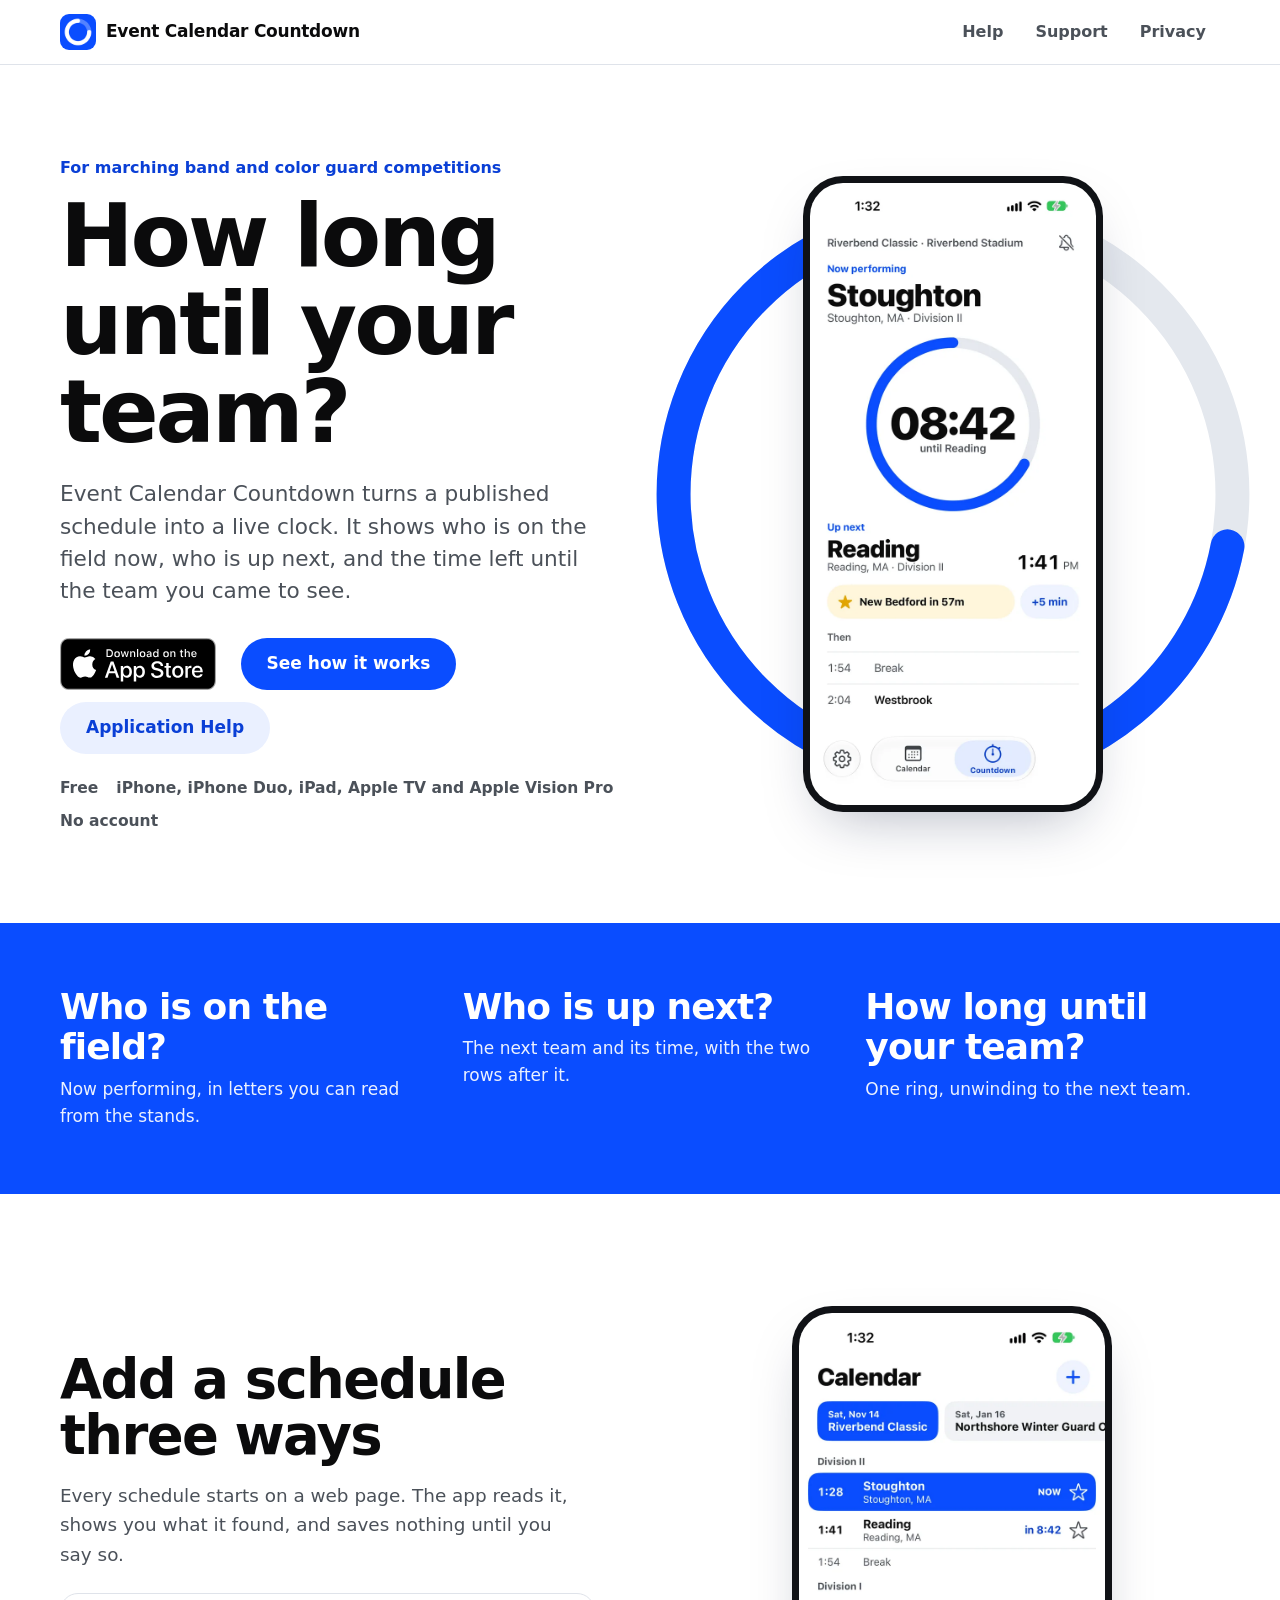
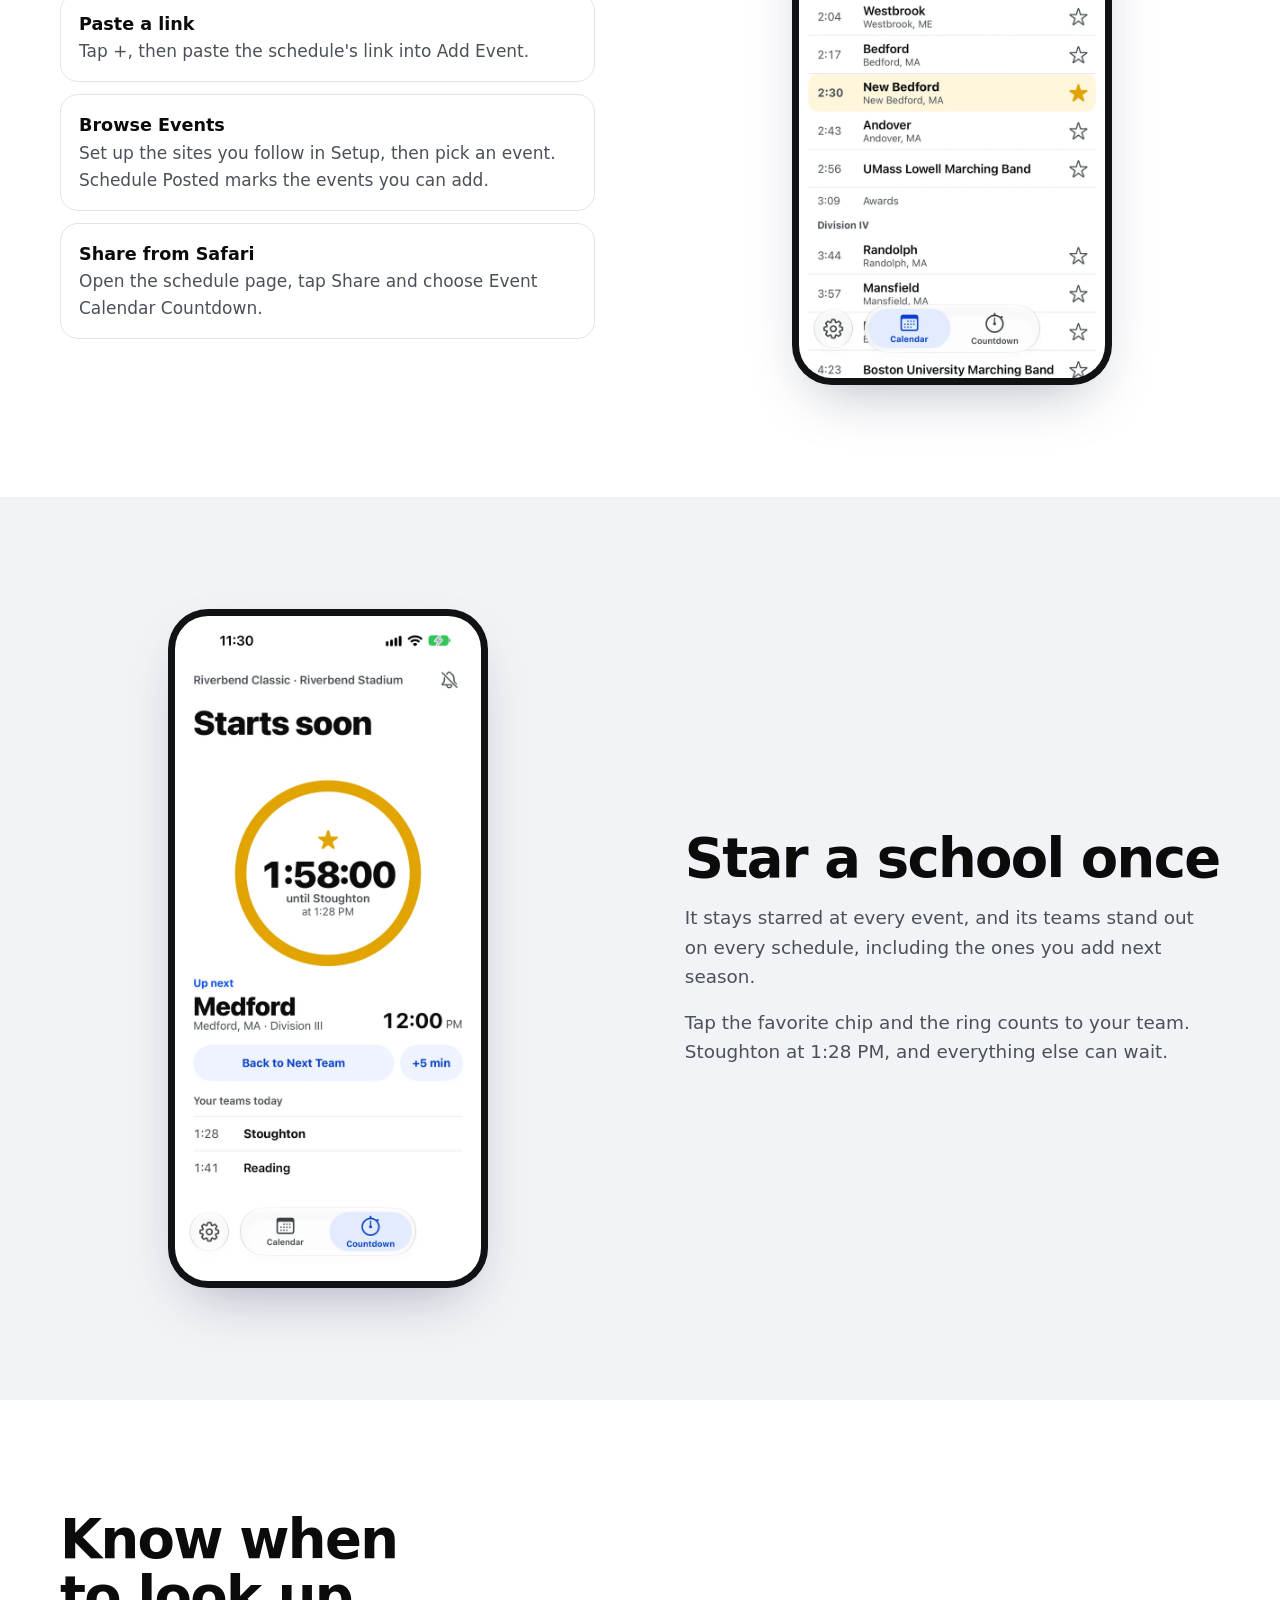
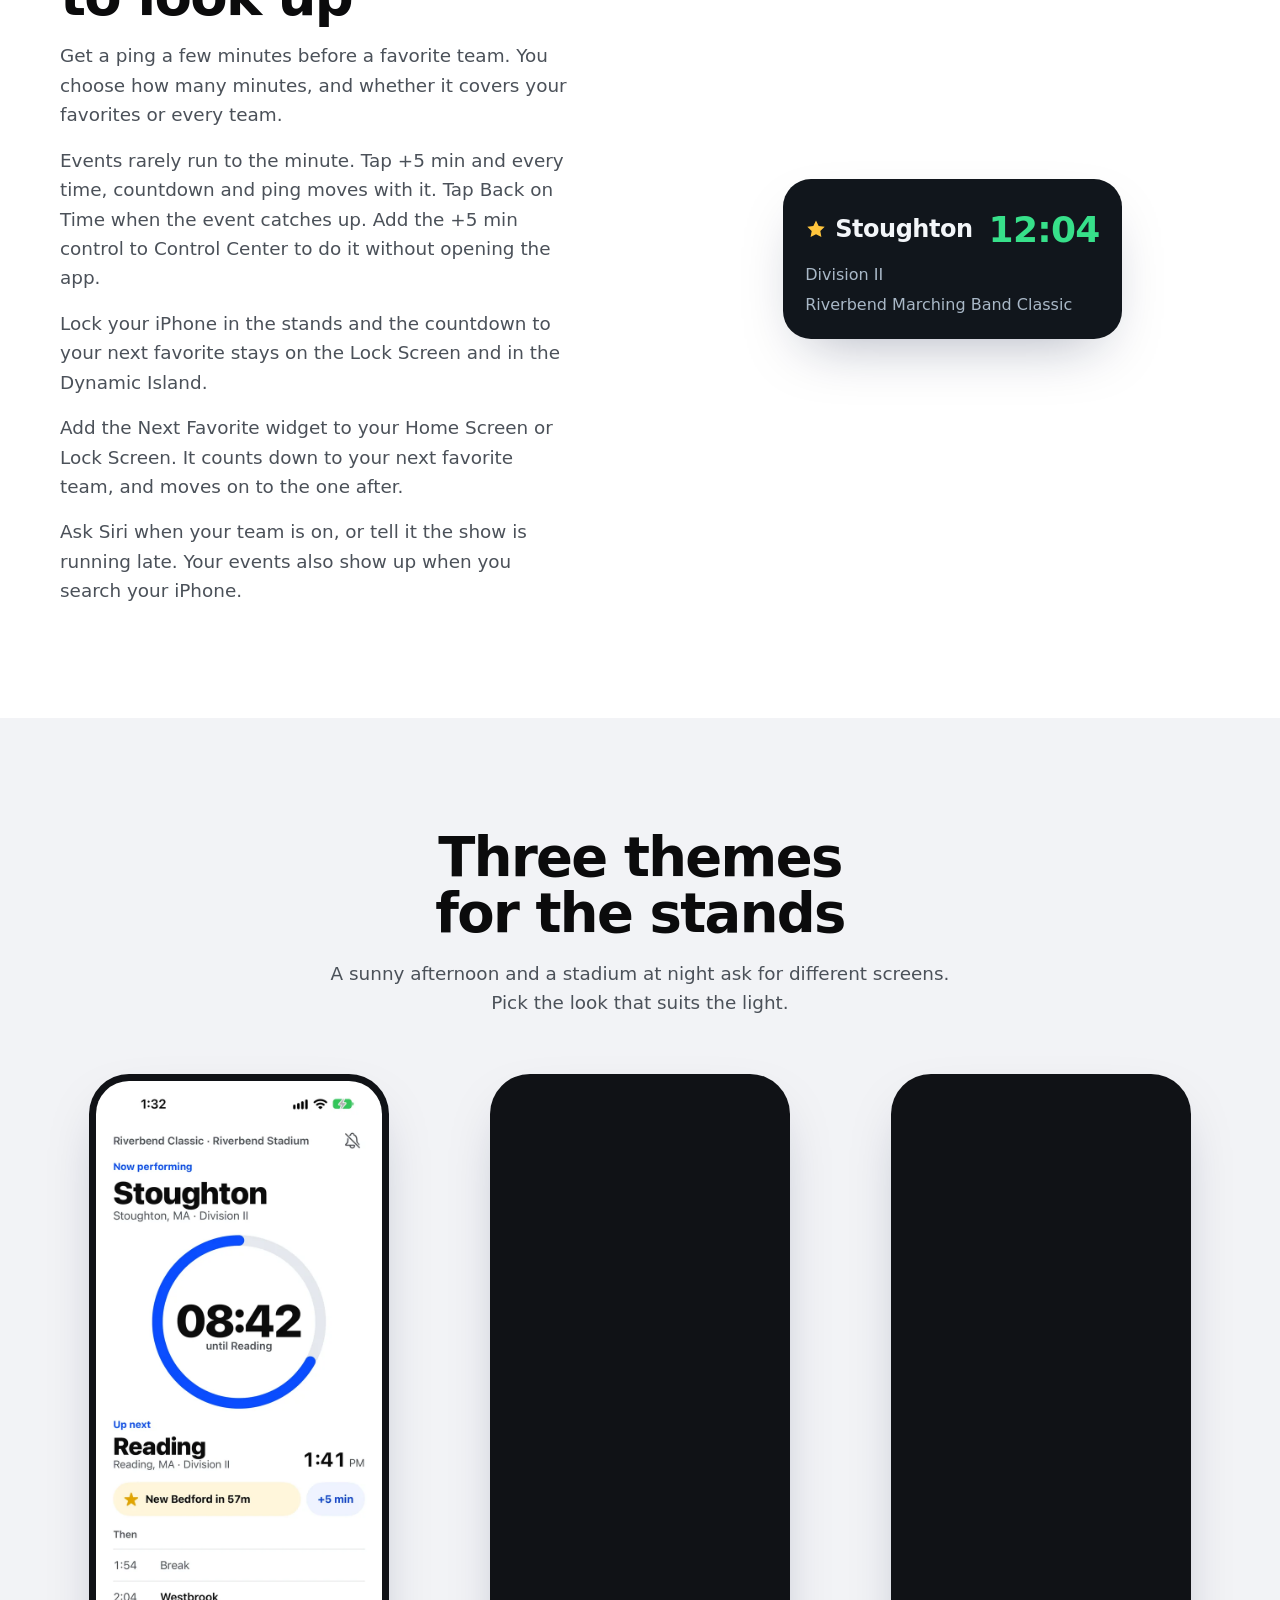
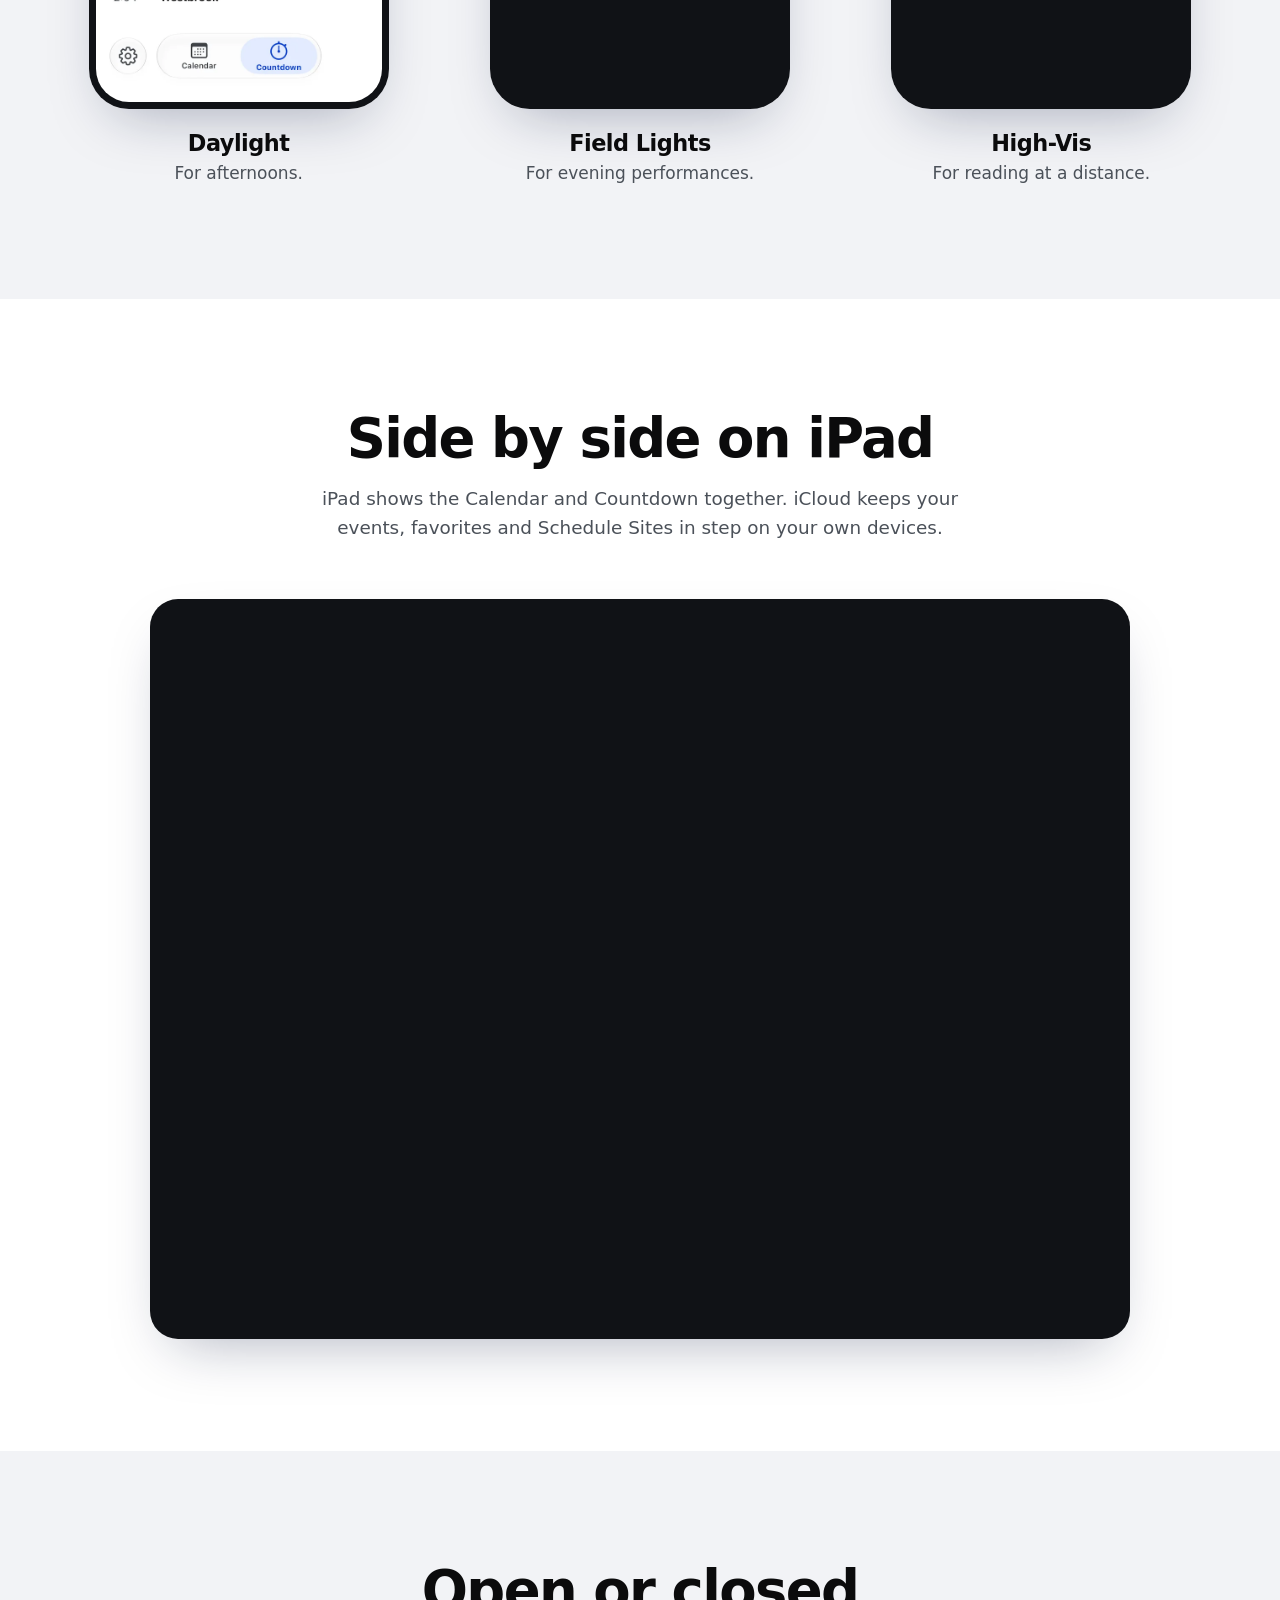
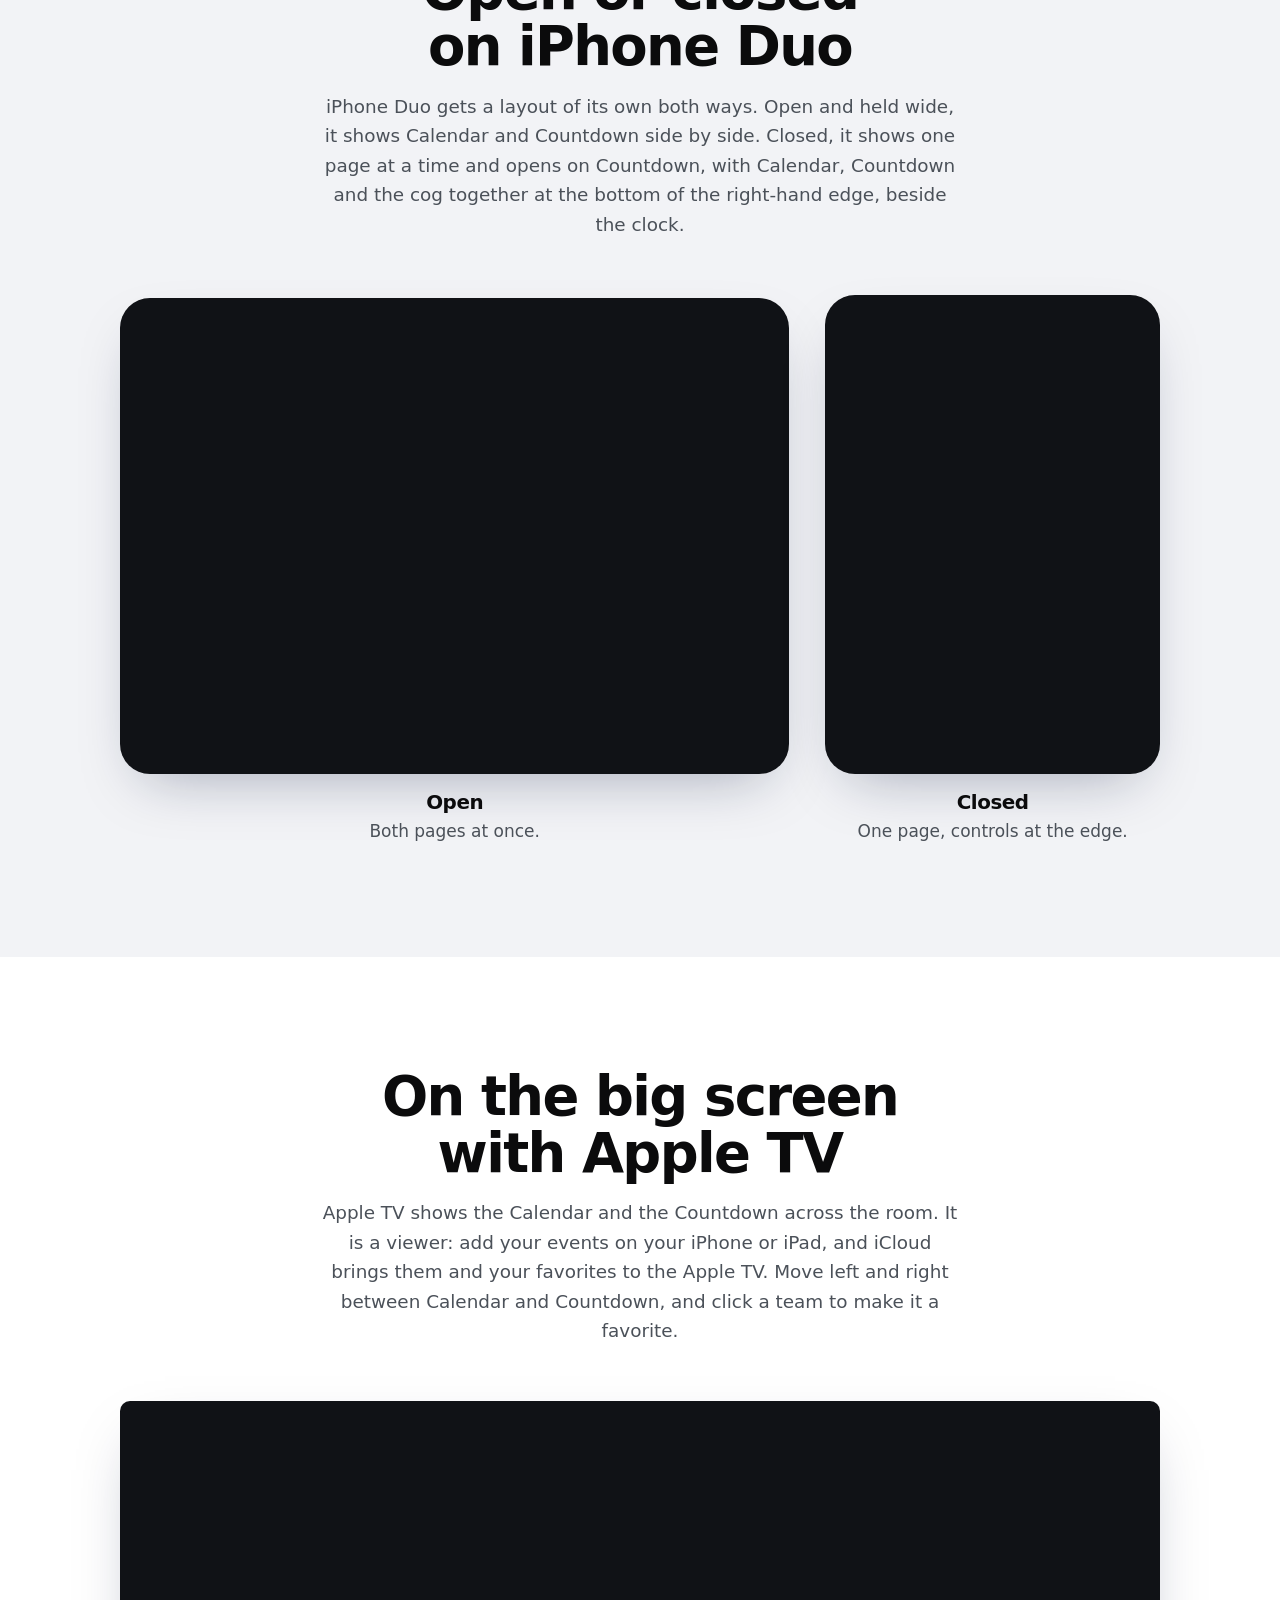
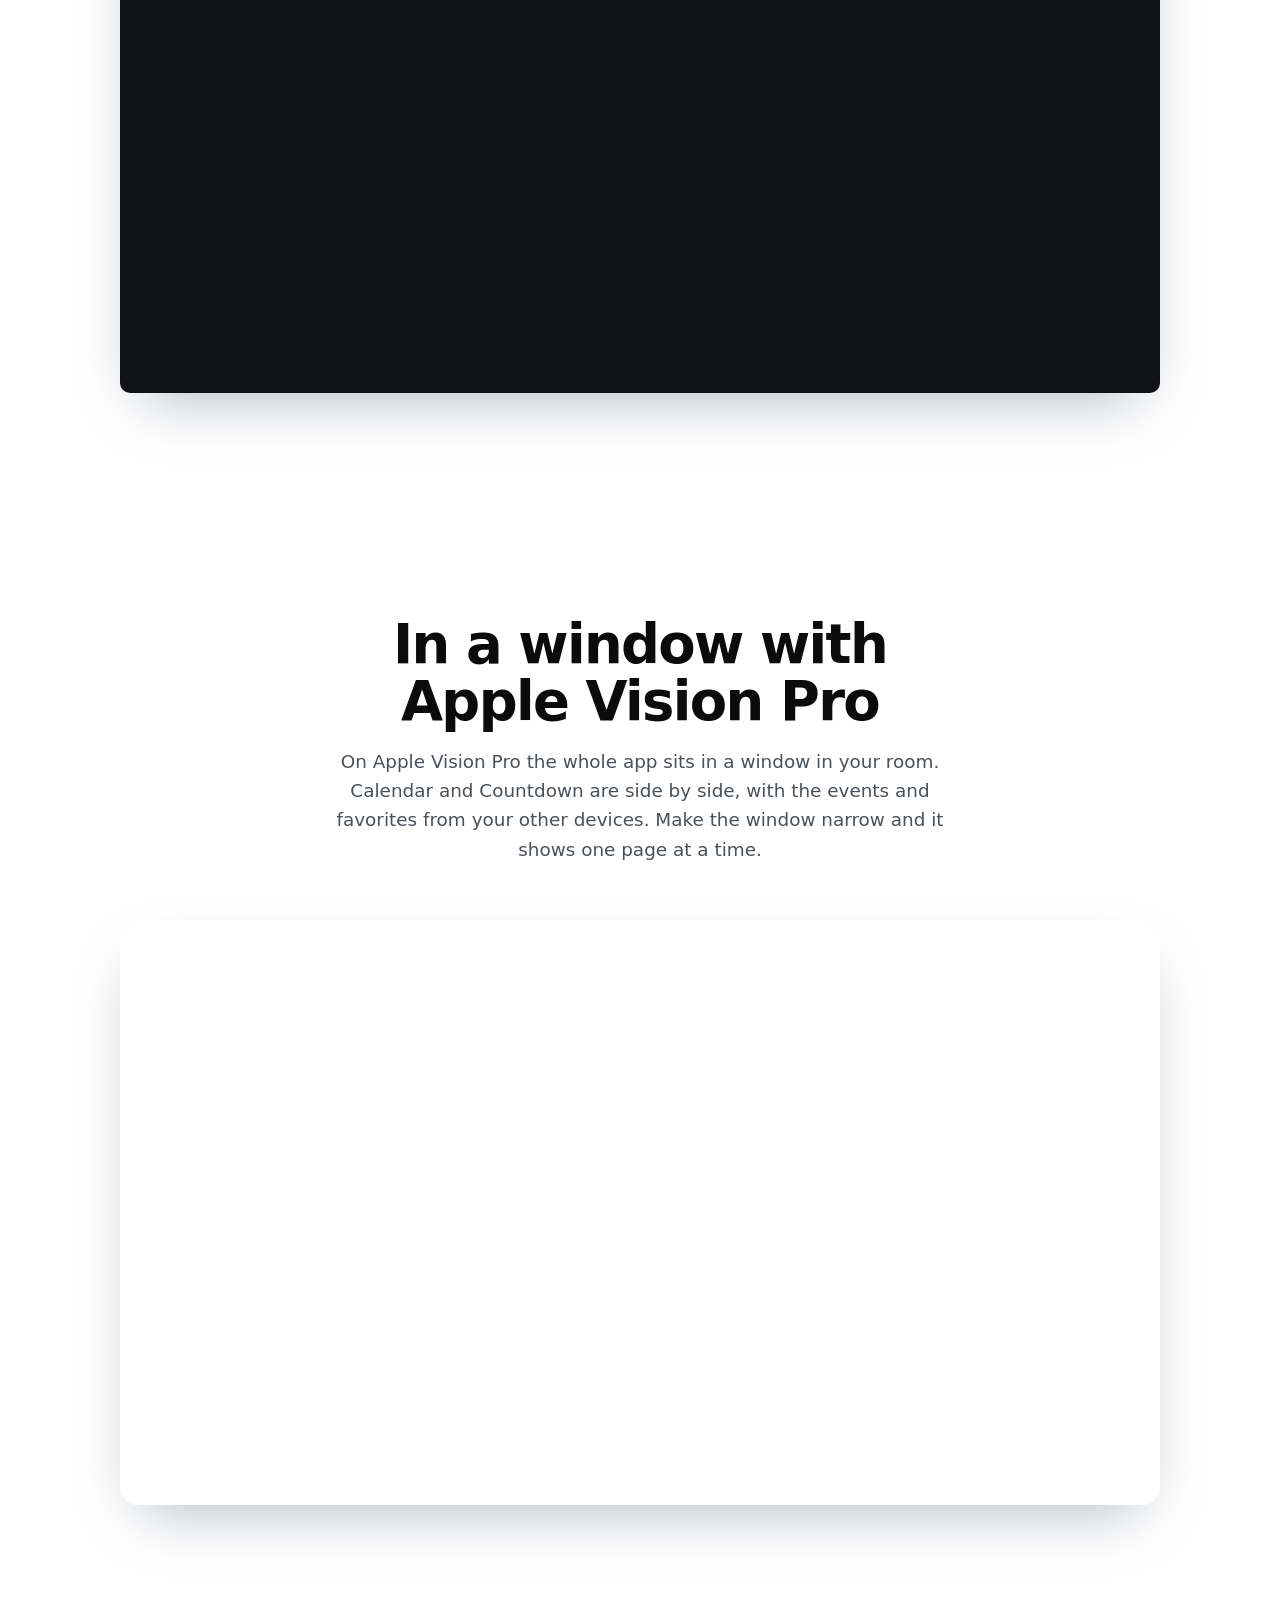
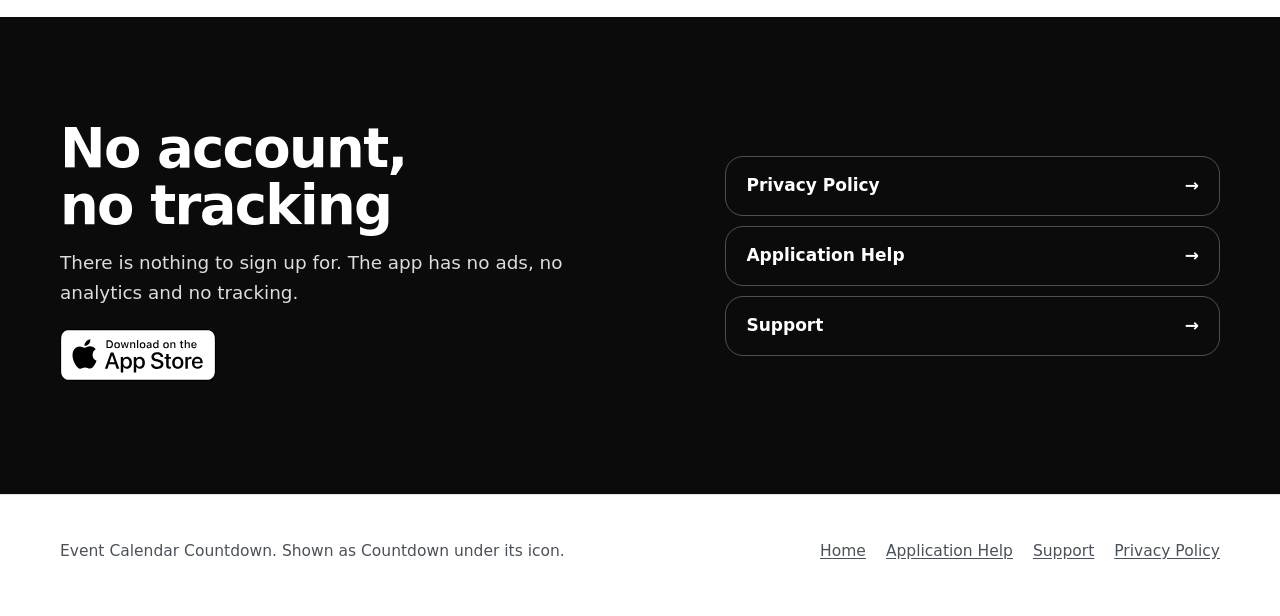
<file: index.html>
<!doctype html>
<html lang="en">
<head>
<meta charset="utf-8">
<meta name="viewport" content="width=device-width, initial-scale=1">
<meta http-equiv="Content-Security-Policy" content="default-src 'none'; img-src 'self'; style-src 'self'; base-uri 'none'; form-action 'none'">
<meta name="referrer" content="no-referrer">
<title>Event Calendar Countdown: a live show clock for your team</title>
<meta name="description" content="Turn a published marching band or color guard schedule into a live clock: who is on the field now, who is up next, and the time left until your team.">
<meta name="color-scheme" content="light dark">
<meta name="theme-color" content="#ffffff" media="(prefers-color-scheme: light)">
<meta name="theme-color" content="#0a0e13" media="(prefers-color-scheme: dark)">
<link rel="canonical" href="https://mgapps7.github.io/event-calendar-countdown/">
<meta property="og:type" content="website">
<meta property="og:site_name" content="Event Calendar Countdown">
<meta property="og:title" content="Event Calendar Countdown: a live show clock for your team">
<meta property="og:description" content="Turn a published marching band or color guard schedule into a live clock: who is on the field now, who is up next, and the time left until your team.">
<meta property="og:url" content="https://mgapps7.github.io/event-calendar-countdown/">
<meta property="og:image" content="https://mgapps7.github.io/event-calendar-countdown/assets/icon-512.png">
<link rel="icon" type="image/png" sizes="96x96" href="assets/icon-96.png">
<link rel="apple-touch-icon" href="assets/apple-touch-icon.png">
<link rel="stylesheet" href="assets/site.css">
</head>
<body>
<a class="skip" href="#main">Skip to content</a>
<header class="site-header">
  <div class="wrap">
    <a class="brand" href="./">
      <img src="assets/icon-96.png" width="36" height="36" alt="">
      <span>Event Calendar Countdown</span>
    </a>
    <nav class="site-nav" aria-label="Main">
      <ul>
        <li><a href="help/">Help</a></li>
        <li><a href="support/">Support</a></li>
        <li><a href="privacy/">Privacy</a></li>
      </ul>
    </nav>
  </div>
</header>
<main id="main">
<section class="hero">
  <div class="wrap">
    <div>
      <p class="eyebrow">For marching band and color guard competitions</p>
      <h1>How long until your team?</h1>
      <p class="lead">Event Calendar Countdown turns a published schedule into a live clock. It shows who is on the field now, who is up next, and the time left until the team you came to see.</p>
      <div class="hero-actions">
        <a class="store-badge" href="https://apps.apple.com/app/event-calendar-countdown/id6830378771">
          <picture>
            <source srcset="assets/app-store-badge-white.svg" media="(prefers-color-scheme: dark)">
            <img src="assets/app-store-badge-black.svg" width="156" height="52" alt="Download on the App Store">
          </picture>
        </a>
        <a class="button" href="#add">See how it works</a>
        <a class="button quiet" href="help/">Application Help</a>
      </div>
      <ul class="facts">
        <li>Free</li>
        <li>iPhone, iPhone Duo, iPad, Apple TV and Apple Vision Pro</li>
        <li>No account</li>
      </ul>
    </div>
    <div class="stage">
      <svg class="ring" viewBox="0 0 600 600" aria-hidden="true" focusable="false">
        <circle class="ring-track" cx="300" cy="300" r="280" pathLength="100"></circle>
        <circle class="ring-time" cx="300" cy="300" r="280" pathLength="100"></circle>
      </svg>
      <figure class="phone">
        <picture>
          <source srcset="assets/shots/iphone-field-lights.webp" media="(prefers-color-scheme: dark)">
          <img src="assets/shots/iphone-now.webp" width="680" height="1478" alt="The Countdown page. Stoughton is now performing, 8 minutes 42 seconds remain until Reading, and a ring shows the time left.">
        </picture>
      </figure>
    </div>
  </div>
</section>

<section class="questions" aria-label="What the app answers">
  <div class="wrap">
    <ul>
      <li><strong>Who is on the field?</strong><span>Now performing, in letters you can read from the stands.</span></li>
      <li><strong>Who is up next?</strong><span>The next team and its time, with the two rows after it.</span></li>
      <li><strong>How long until your team?</strong><span>One ring, unwinding to the next team.</span></li>
    </ul>
  </div>
</section>

<section class="feature" id="add">
  <div class="wrap feature-grid">
    <div class="copy">
      <h2>Add a schedule three ways</h2>
      <p>Every schedule starts on a web page. The app reads it, shows you what it found, and saves nothing until you say so.</p>
      <ul class="ways">
        <li><strong>Paste a link</strong><span>Tap +, then paste the schedule's link into Add Event.</span></li>
        <li><strong>Browse Events</strong><span>Set up the sites you follow in Setup, then pick an event. Schedule Posted marks the events you can add.</span></li>
        <li><strong>Share from Safari</strong><span>Open the schedule page, tap Share and choose Event Calendar Countdown.</span></li>
      </ul>
    </div>
    <figure class="phone">
      <img src="assets/shots/iphone-calendar.webp" width="680" height="1478" loading="lazy" alt="The Calendar page for Riverbend Classic. Stoughton shows NOW, Reading is next in 8 minutes 42 seconds, and New Bedford is a starred favorite.">
    </figure>
  </div>
</section>

<section class="feature soft">
  <div class="wrap feature-grid flip">
    <div class="copy">
      <h2>Star a school once</h2>
      <p>It stays starred at every event, and its teams stand out on every schedule, including the ones you add next season.</p>
      <p>Tap the favorite chip and the ring counts to your team. Stoughton at 1:28 PM, and everything else can wait.</p>
    </div>
    <figure class="phone">
      <img src="assets/shots/iphone-focus.webp" width="680" height="1478" loading="lazy" alt="The Countdown page pointed at a favorite. The ring reads 1 hour 58 minutes until Stoughton at 1:28 PM, and Your teams today lists Stoughton and Reading.">
    </figure>
  </div>
</section>

<section class="feature">
  <div class="wrap feature-grid">
    <div class="copy">
      <h2>Know when to look up</h2>
      <p>Get a ping a few minutes before a favorite team. You choose how many minutes, and whether it covers your favorites or every team.</p>
      <p>Events rarely run to the minute. Tap +5 min and every time, countdown and ping moves with it. Tap Back on Time when the event catches up. Add the +5 min control to Control Center to do it without opening the app.</p>
      <p>Lock your iPhone in the stands and the countdown to your next favorite stays on the Lock Screen and in the Dynamic Island.</p>
      <p>Add the Next Favorite widget to your Home Screen or Lock Screen. It counts down to your next favorite team, and moves on to the one after.</p>
      <p>Ask Siri when your team is on, or tell it the show is running late. Your events also show up when you search your iPhone.</p>
    </div>
    <div class="lock" role="img" aria-label="A Lock Screen countdown: Stoughton, Division II, Riverbend Marching Band Classic, 12 minutes 4 seconds to go.">
      <div class="lock-row">
        <span class="lock-name">
          <svg viewBox="0 0 24 24" aria-hidden="true" focusable="false"><path d="M12 2.6l2.9 6.1 6.6.9-4.8 4.6 1.2 6.6L12 17.6l-5.9 3.2 1.2-6.6L2.5 9.6l6.6-.9z"/></svg>
          Stoughton
        </span>
        <span class="lock-time">12:04</span>
      </div>
      <p class="lock-detail">Division II</p>
      <p class="lock-detail">Riverbend Marching Band Classic</p>
    </div>
  </div>
</section>

<section class="feature soft">
  <div class="wrap">
    <div class="center-copy">
      <h2>Three themes for the stands</h2>
      <p>A sunny afternoon and a stadium at night ask for different screens. Pick the look that suits the light.</p>
    </div>
    <ul class="themes">
      <li>
        <figure class="phone"><img src="assets/shots/iphone-now.webp" width="680" height="1478" loading="lazy" alt="Countdown in the Daylight theme, dark text on white with a blue ring."></figure>
        <h3>Daylight</h3>
        <p>For afternoons.</p>
      </li>
      <li>
        <figure class="phone"><img src="assets/shots/iphone-field-lights.webp" width="680" height="1478" loading="lazy" alt="Countdown in the Field Lights theme, light text on near black with a green ring."></figure>
        <h3>Field Lights</h3>
        <p>For evening performances.</p>
      </li>
      <li>
        <figure class="phone"><img src="assets/shots/iphone-high-vis.webp" width="680" height="1478" loading="lazy" alt="Countdown in the High-Vis theme, heavy black type on orange with a segmented ring."></figure>
        <h3>High-Vis</h3>
        <p>For reading at a distance.</p>
      </li>
    </ul>
  </div>
</section>

<section class="feature">
  <div class="wrap">
    <div class="center-copy">
      <h2>Side by side on iPad</h2>
      <p>iPad shows the Calendar and Countdown together. iCloud keeps your events, favorites and Schedule Sites in step on your own devices.</p>
    </div>
    <figure class="tablet">
      <img src="assets/shots/ipad.webp" width="1500" height="1125" loading="lazy" alt="iPad in landscape, with the Calendar page on the left and the Countdown page on the right, Stoughton now performing.">
    </figure>
  </div>
</section>

<section class="feature soft">
  <div class="wrap">
    <div class="center-copy">
      <h2>Open or closed on iPhone Duo</h2>
      <p>iPhone Duo gets a layout of its own both ways. Open and held wide, it shows Calendar and Countdown side by side. Closed, it shows one page at a time and opens on Countdown, with Calendar, Countdown and the cog together at the bottom of the right-hand edge, beside the clock.</p>
    </div>
    <ul class="duo">
      <li>
        <figure class="duo-open"><img src="assets/shots/duo-open.webp" width="1600" height="1126" loading="lazy" alt="iPhone Duo open: the Calendar page on the left and the Countdown page on the right, Stoughton now performing and 8 minutes 42 seconds until Reading."></figure>
        <h3>Open</h3>
        <p>Both pages at once.</p>
      </li>
      <li>
        <figure class="duo-closed"><img src="assets/shots/duo-closed.webp" width="700" height="1019" loading="lazy" alt="iPhone Duo closed: the Countdown page, Stoughton now performing, with Calendar, Countdown and the cog at the bottom of the right-hand edge."></figure>
        <h3>Closed</h3>
        <p>One page, controls at the edge.</p>
      </li>
    </ul>
  </div>
</section>

<section class="feature">
  <div class="wrap">
    <div class="center-copy">
      <h2>On the big screen with Apple TV</h2>
      <p>Apple TV shows the Calendar and the Countdown across the room. It is a viewer: add your events on your iPhone or iPad, and iCloud brings them and your favorites to the Apple TV. Move left and right between Calendar and Countdown, and click a team to make it a favorite.</p>
    </div>
    <figure class="tv">
      <img src="assets/shots/apple-tv.webp" width="1600" height="900" loading="lazy" alt="Apple TV showing the Countdown page: Stoughton now performing, 8 minutes 42 seconds until Reading.">
    </figure>
  </div>
</section>

<section class="feature">
  <div class="wrap">
    <div class="center-copy">
      <h2>In a window with Apple Vision Pro</h2>
      <p>On Apple Vision Pro the whole app sits in a window in your room. Calendar and Countdown are side by side, with the events and favorites from your other devices. Make the window narrow and it shows one page at a time.</p>
    </div>
    <figure class="vision">
      <img src="assets/shots/apple-vision-pro.webp" width="1600" height="900" loading="lazy" alt="Apple Vision Pro showing the app's window in a room: the Calendar beside the Countdown, Stoughton now performing, 8 minutes 42 seconds until Reading.">
    </figure>
  </div>
</section>

<section class="band">
  <div class="wrap">
    <div>
      <h2>No account, no tracking</h2>
      <p>There is nothing to sign up for. The app has no ads, no analytics and no tracking.</p>
      <p class="band-badge">
      <a class="store-badge" href="https://apps.apple.com/app/event-calendar-countdown/id6830378771">
        <picture>
          <source srcset="assets/app-store-badge-black.svg" media="(prefers-color-scheme: dark)">
          <img src="assets/app-store-badge-white.svg" width="156" height="52" alt="Download on the App Store">
        </picture>
      </a>
      </p>
    </div>
    <ul class="band-links">
      <li><a href="privacy/">Privacy Policy</a></li>
      <li><a href="help/">Application Help</a></li>
      <li><a href="support/">Support</a></li>
    </ul>
  </div>
</section>

</main>
<footer class="site-footer">
  <div class="wrap">
    <p>Event Calendar Countdown. Shown as Countdown under its icon.</p>
    <ul>
      <li><a href="./">Home</a></li>
      <li><a href="help/">Application Help</a></li>
      <li><a href="support/">Support</a></li>
      <li><a href="privacy/">Privacy Policy</a></li>
    </ul>
  </div>
</footer>
</body>
</html>
</file>
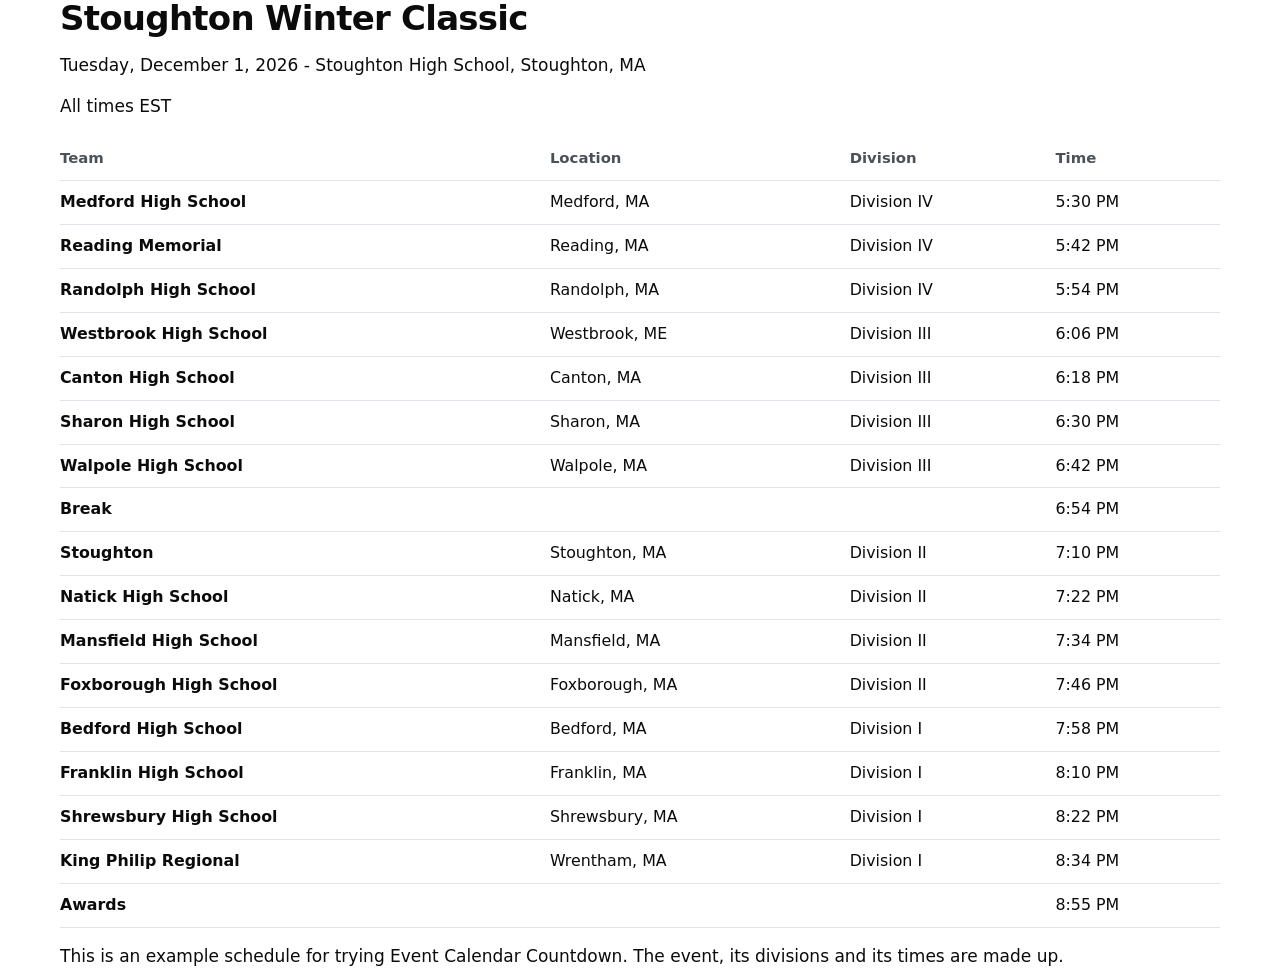
<file: example/index.html>
<!doctype html>
<html lang="en">
<head>
<meta charset="utf-8">
<meta name="viewport" content="width=device-width, initial-scale=1">
<meta http-equiv="Content-Security-Policy" content="default-src 'none'; img-src 'self'; style-src 'self'; base-uri 'none'; form-action 'none'">
<meta name="referrer" content="no-referrer">
<meta name="robots" content="noindex">
<title>Stoughton Winter Classic</title>
<meta name="description" content="An example schedule for trying Event Calendar Countdown. The event is made up.">
<meta name="color-scheme" content="light dark">
<meta name="theme-color" content="#ffffff" media="(prefers-color-scheme: light)">
<meta name="theme-color" content="#0a0e13" media="(prefers-color-scheme: dark)">
<link rel="canonical" href="https://mgapps7.github.io/event-calendar-countdown/example/">
<link rel="icon" type="image/png" sizes="96x96" href="../assets/icon-96.png">
<link rel="apple-touch-icon" href="../assets/apple-touch-icon.png">
<link rel="stylesheet" href="../assets/site.css">
</head>
<body>
<main id="main" class="wrap prose">
<h1>Stoughton Winter Classic</h1>
<p>Tuesday, December 1, 2026 - Stoughton High School, Stoughton, MA</p>
<p>All times EST</p>
<table>
  <tr><th>Team</th><th>Location</th><th>Division</th><th>Time</th></tr>
  <tr><td>Medford High School</td><td>Medford, MA</td><td>Division IV</td><td>5:30 PM</td></tr>
  <tr><td>Reading Memorial</td><td>Reading, MA</td><td>Division IV</td><td>5:42 PM</td></tr>
  <tr><td>Randolph High School</td><td>Randolph, MA</td><td>Division IV</td><td>5:54 PM</td></tr>
  <tr><td>Westbrook High School</td><td>Westbrook, ME</td><td>Division III</td><td>6:06 PM</td></tr>
  <tr><td>Canton High School</td><td>Canton, MA</td><td>Division III</td><td>6:18 PM</td></tr>
  <tr><td>Sharon High School</td><td>Sharon, MA</td><td>Division III</td><td>6:30 PM</td></tr>
  <tr><td>Walpole High School</td><td>Walpole, MA</td><td>Division III</td><td>6:42 PM</td></tr>
  <tr><td colspan="3">Break</td><td>6:54 PM</td></tr>
  <tr><td>Stoughton</td><td>Stoughton, MA</td><td>Division II</td><td>7:10 PM</td></tr>
  <tr><td>Natick High School</td><td>Natick, MA</td><td>Division II</td><td>7:22 PM</td></tr>
  <tr><td>Mansfield High School</td><td>Mansfield, MA</td><td>Division II</td><td>7:34 PM</td></tr>
  <tr><td>Foxborough High School</td><td>Foxborough, MA</td><td>Division II</td><td>7:46 PM</td></tr>
  <tr><td>Bedford High School</td><td>Bedford, MA</td><td>Division I</td><td>7:58 PM</td></tr>
  <tr><td>Franklin High School</td><td>Franklin, MA</td><td>Division I</td><td>8:10 PM</td></tr>
  <tr><td>Shrewsbury High School</td><td>Shrewsbury, MA</td><td>Division I</td><td>8:22 PM</td></tr>
  <tr><td>King Philip Regional</td><td>Wrentham, MA</td><td>Division I</td><td>8:34 PM</td></tr>
  <tr><td colspan="3">Awards</td><td>8:55 PM</td></tr>
</table>
<p>This is an example schedule for trying Event Calendar Countdown. The event, its divisions and its times are made up.</p>
</main>
</body>
</html>
</file>
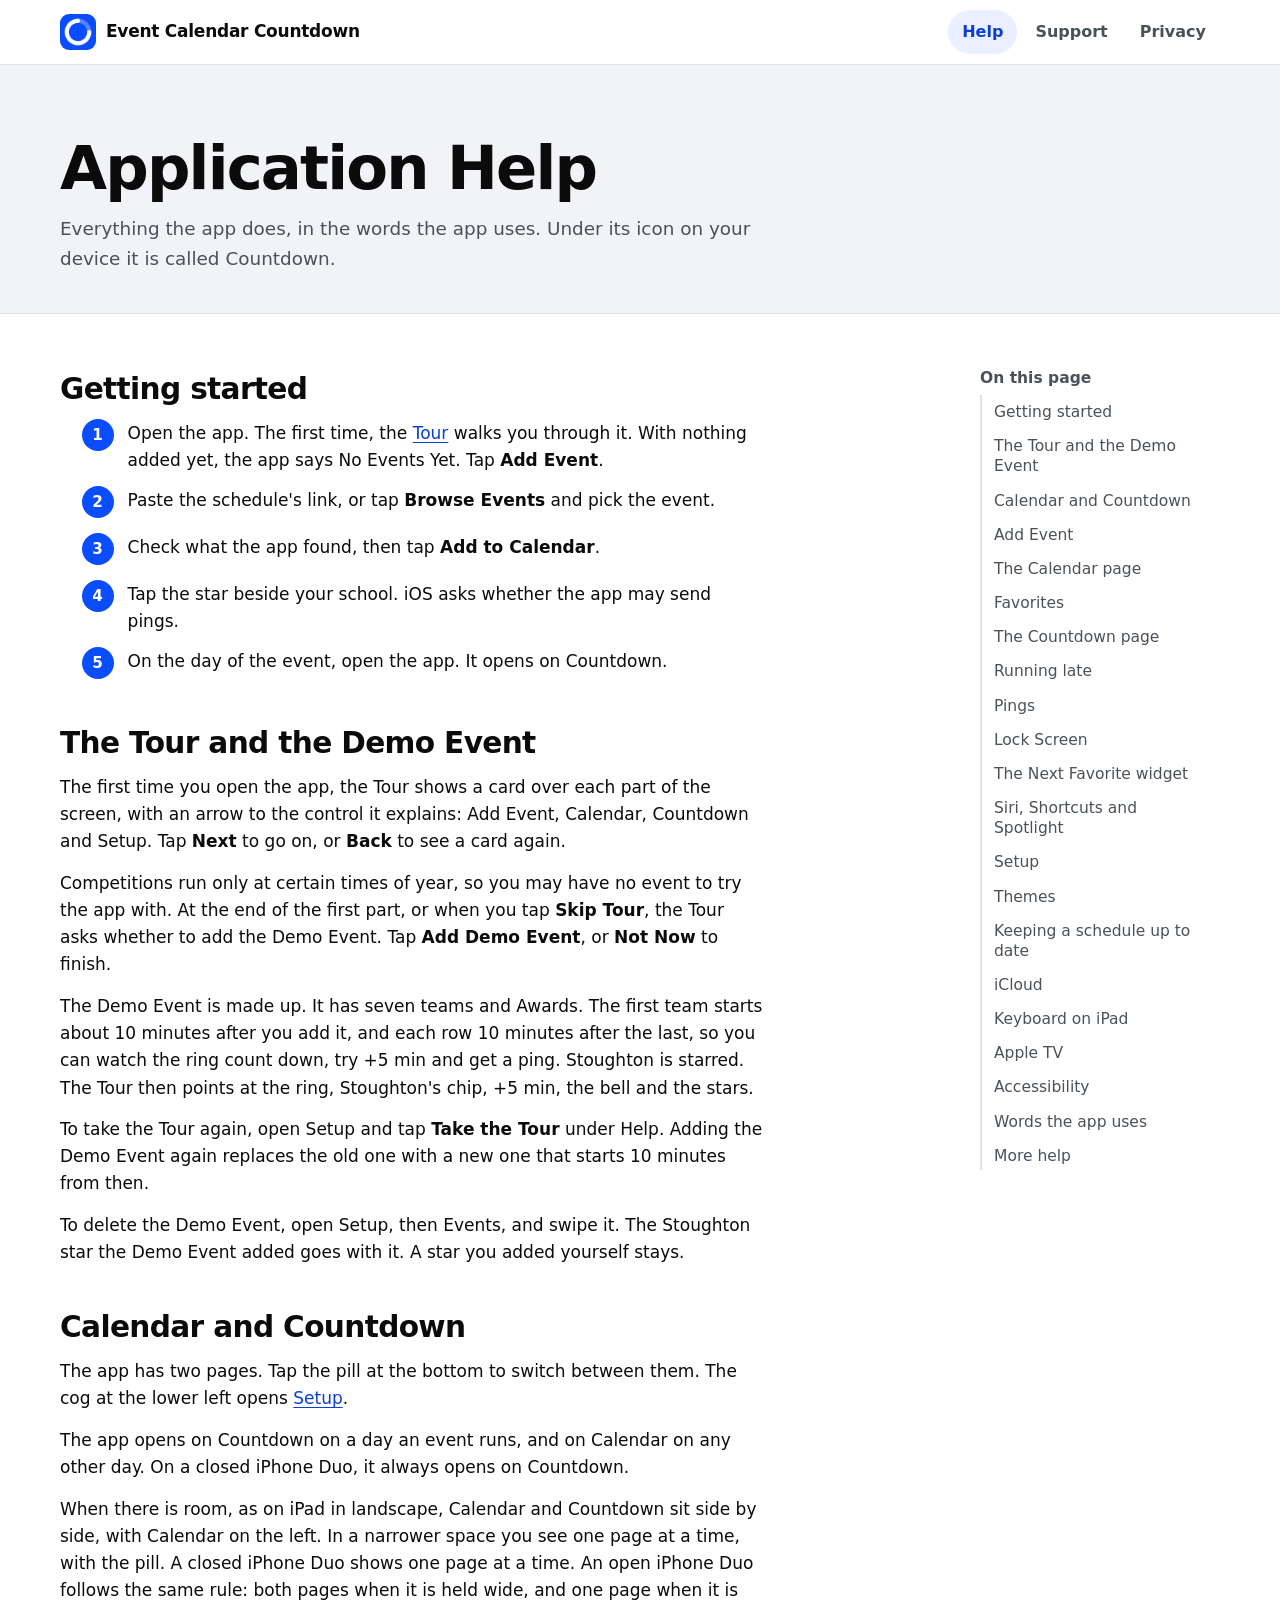
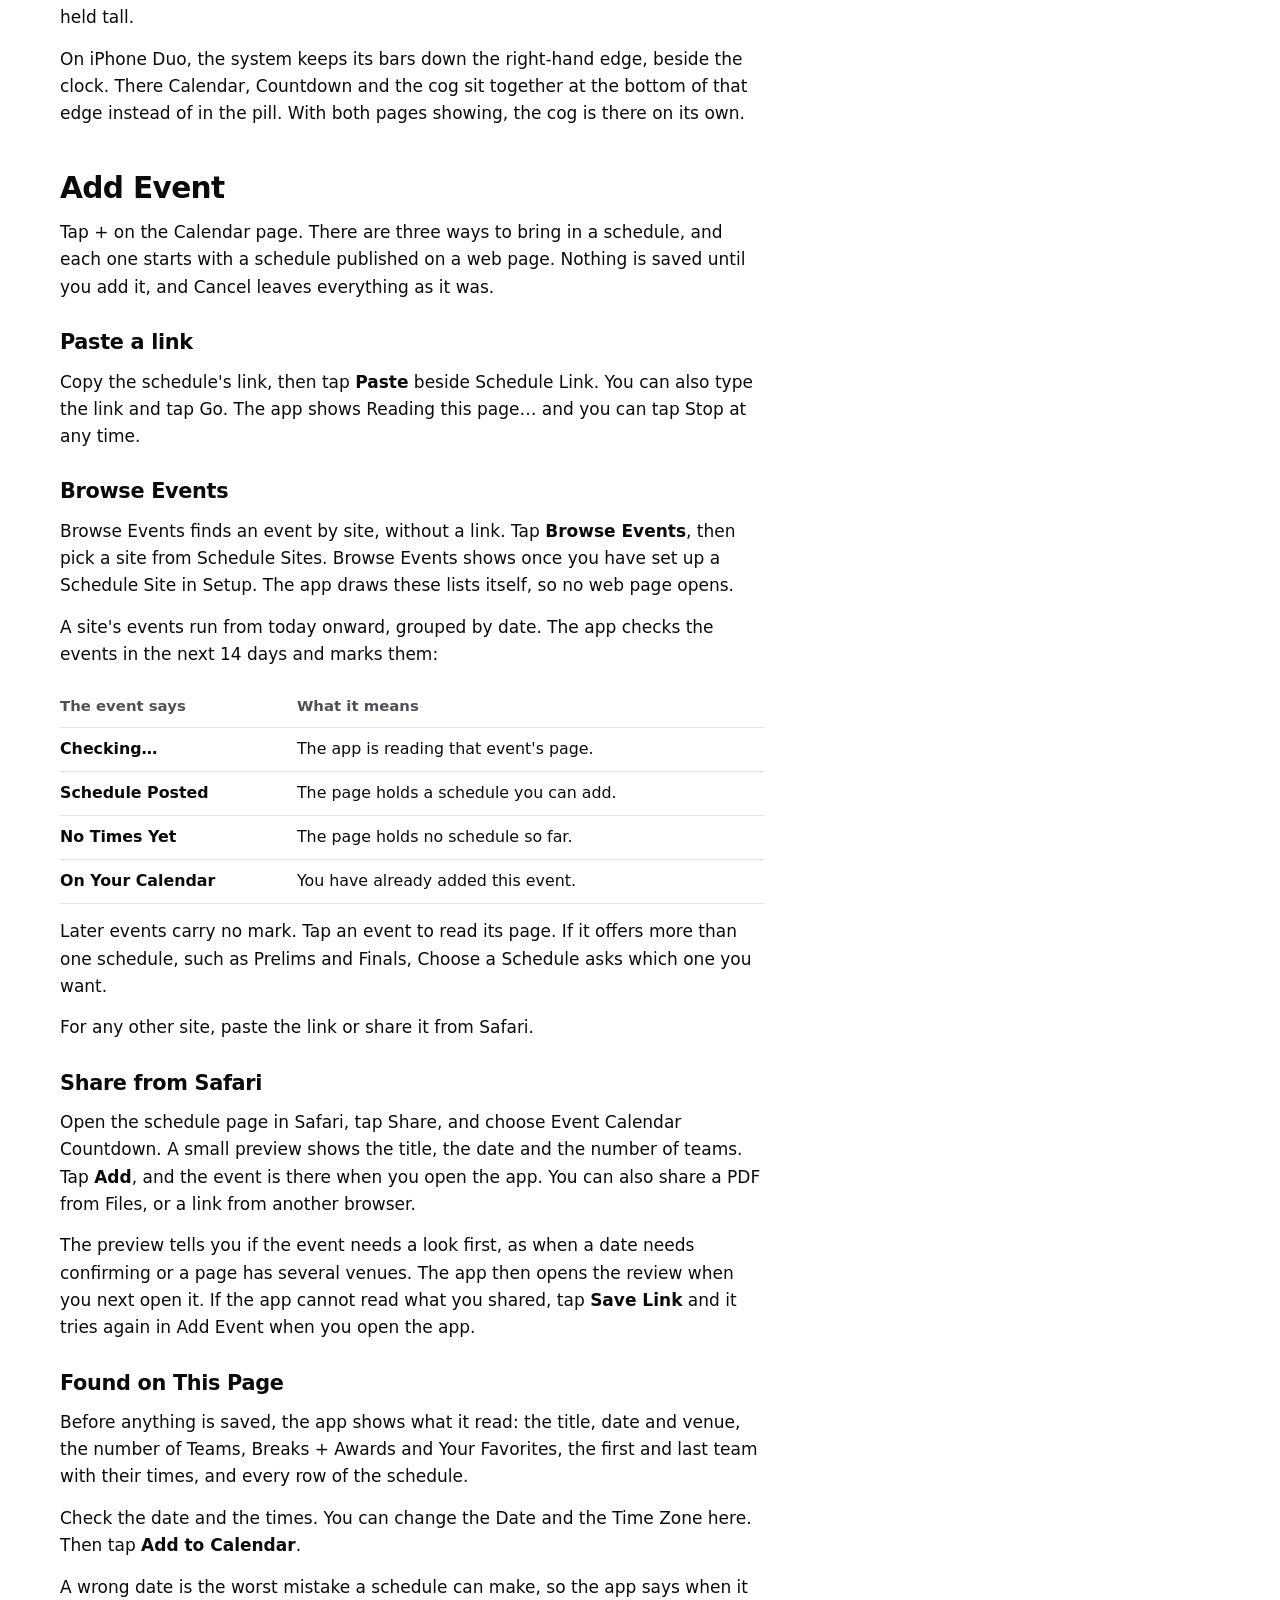
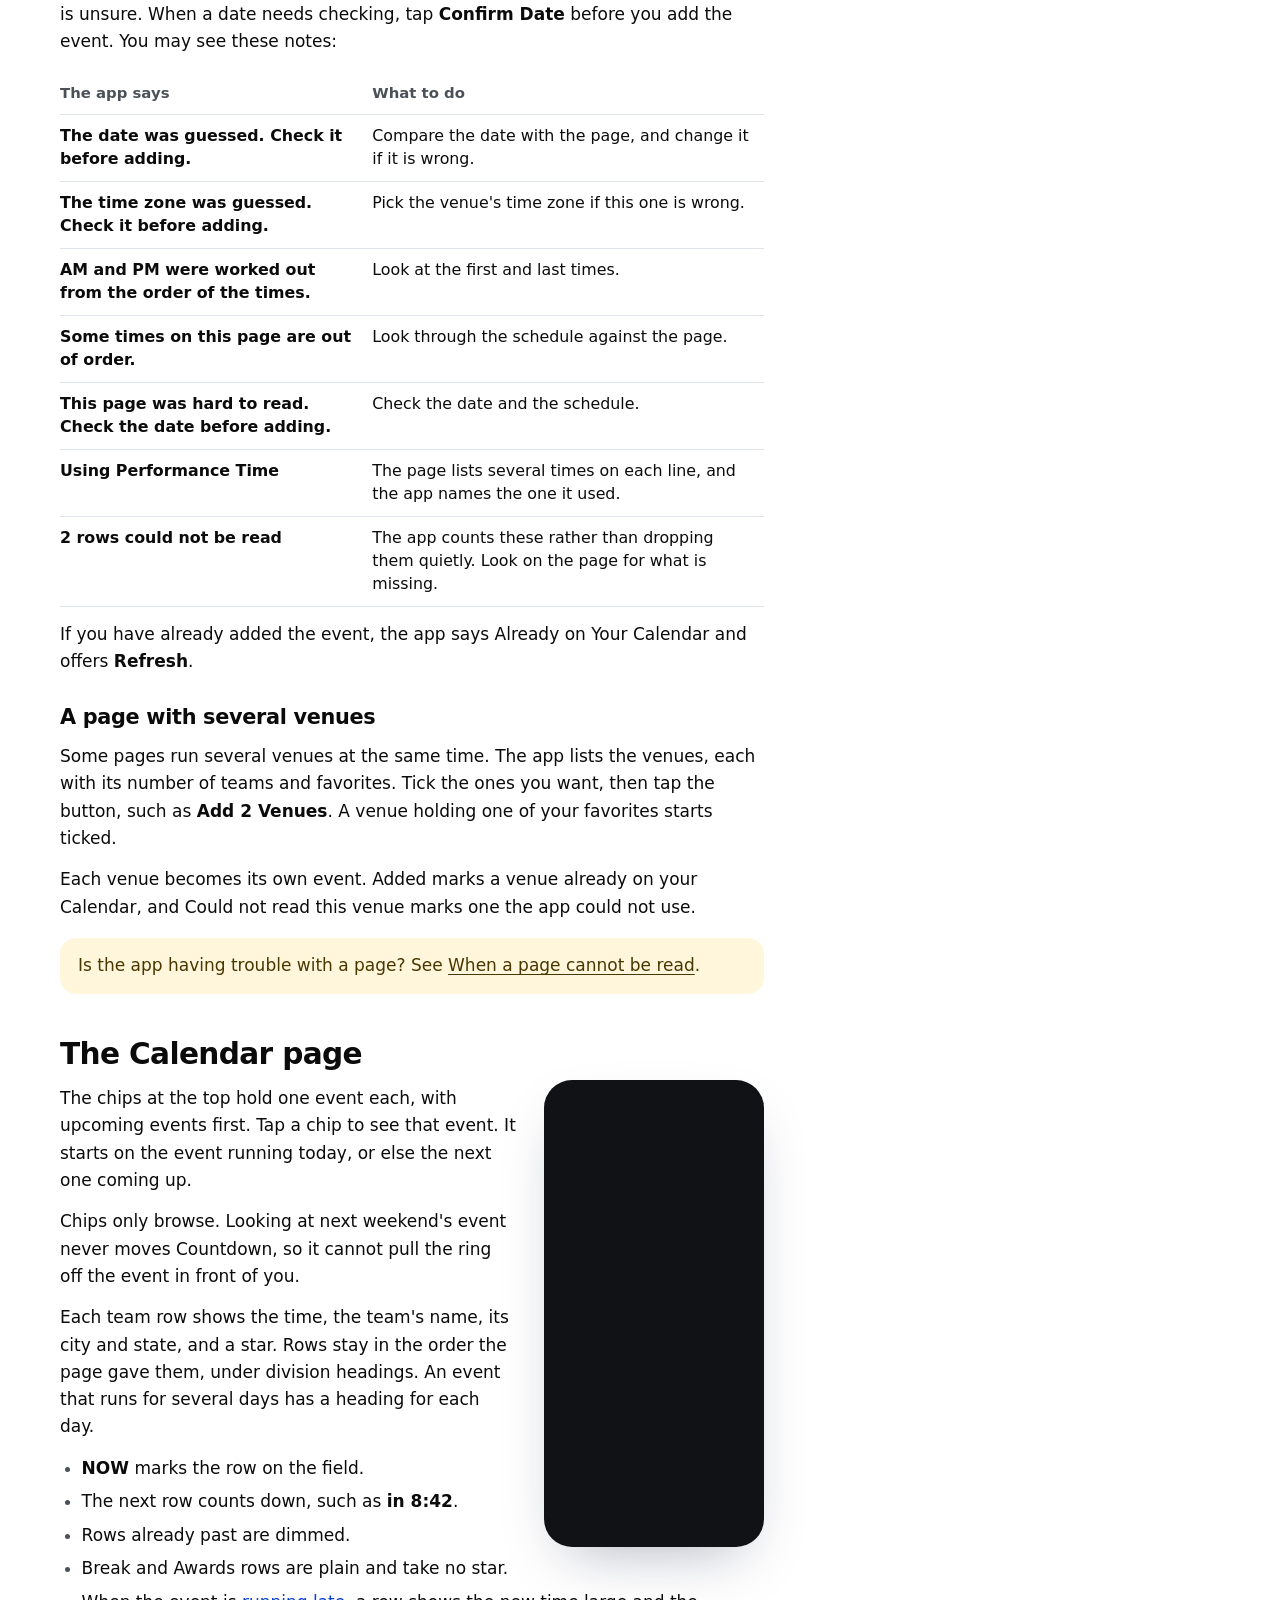
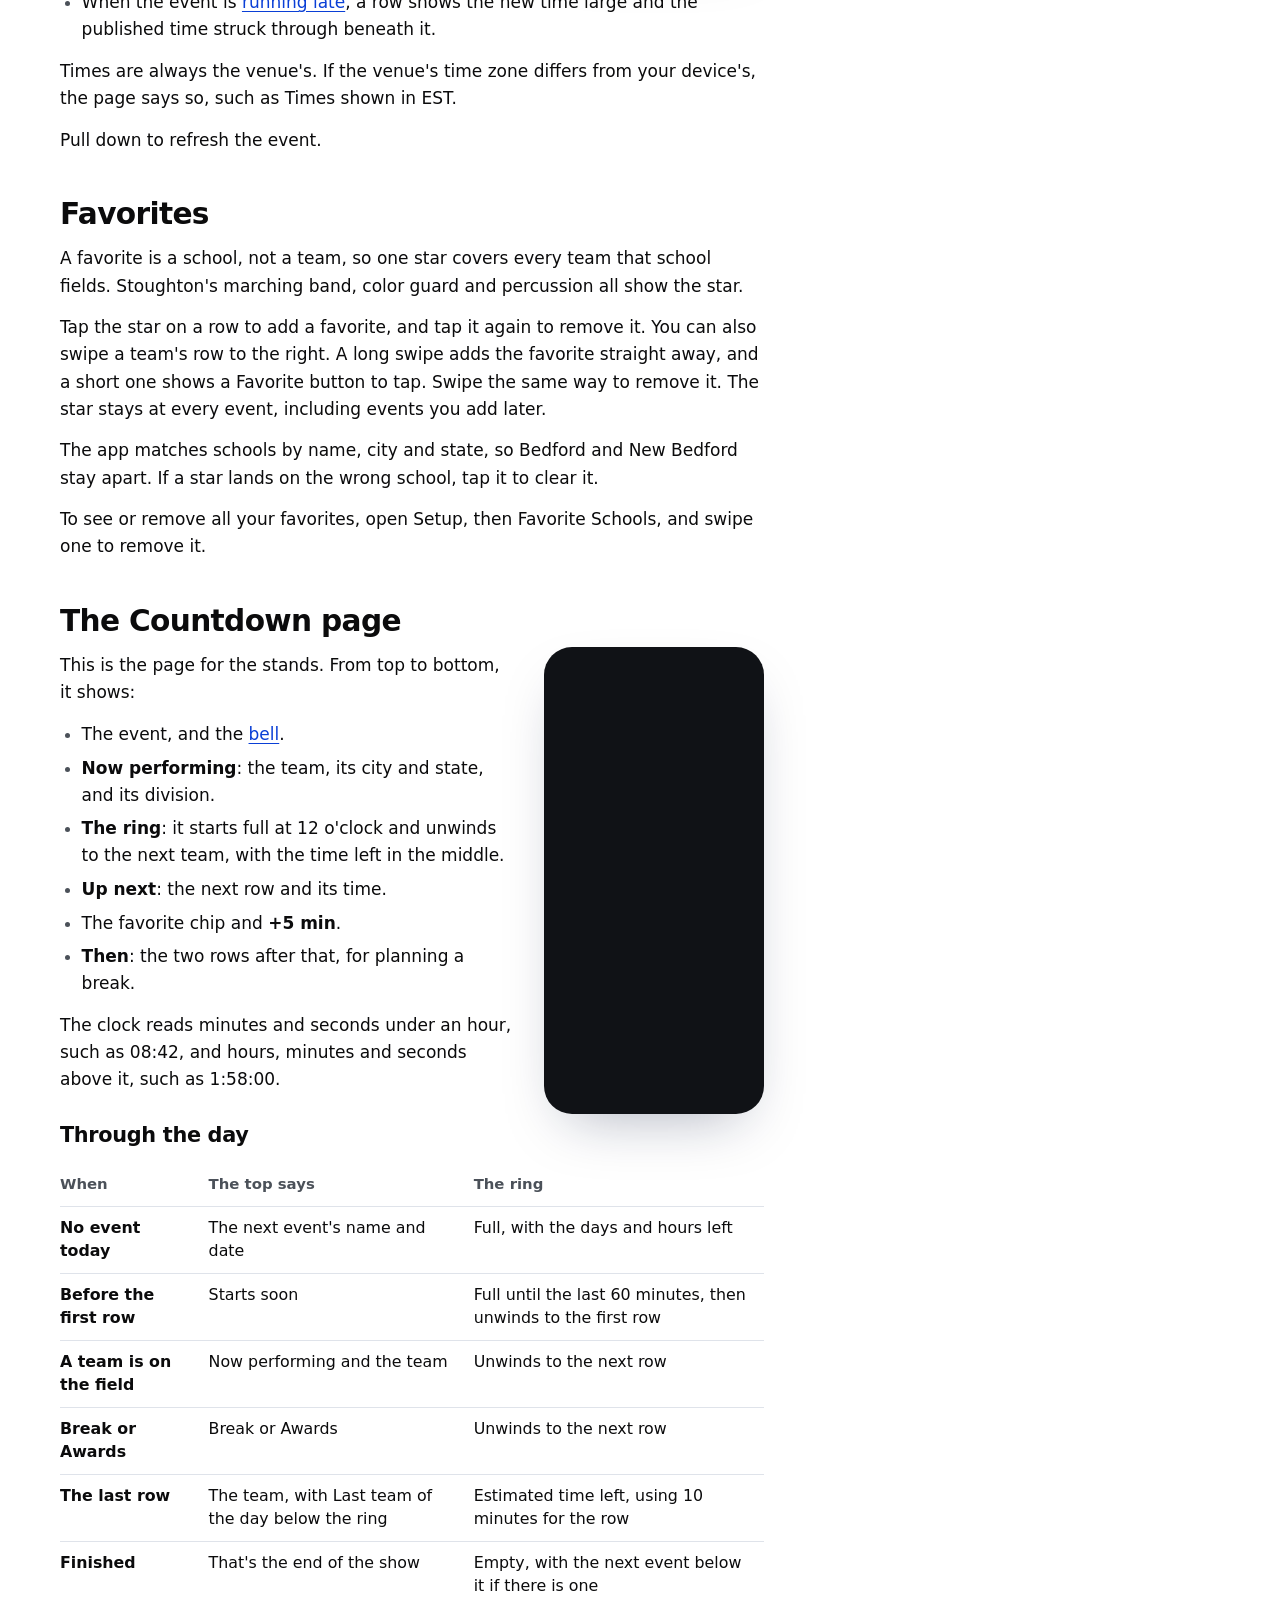
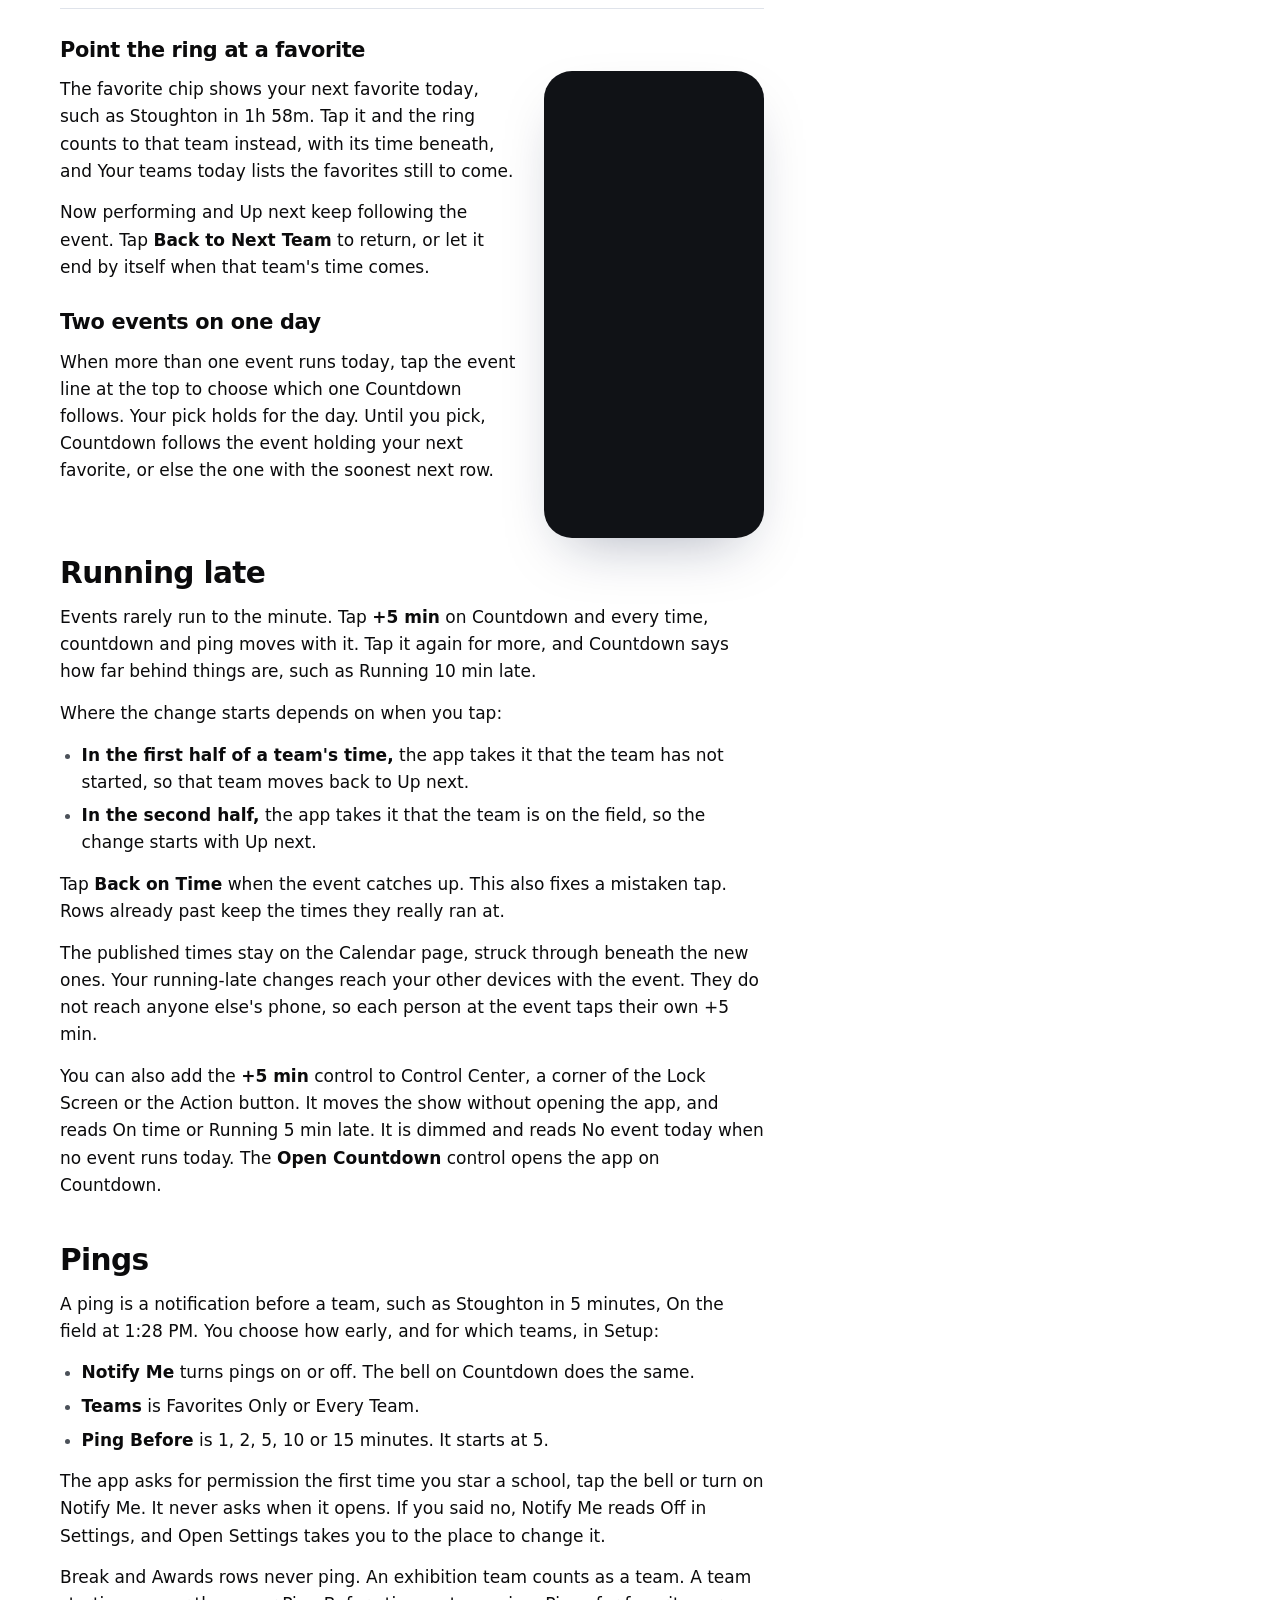
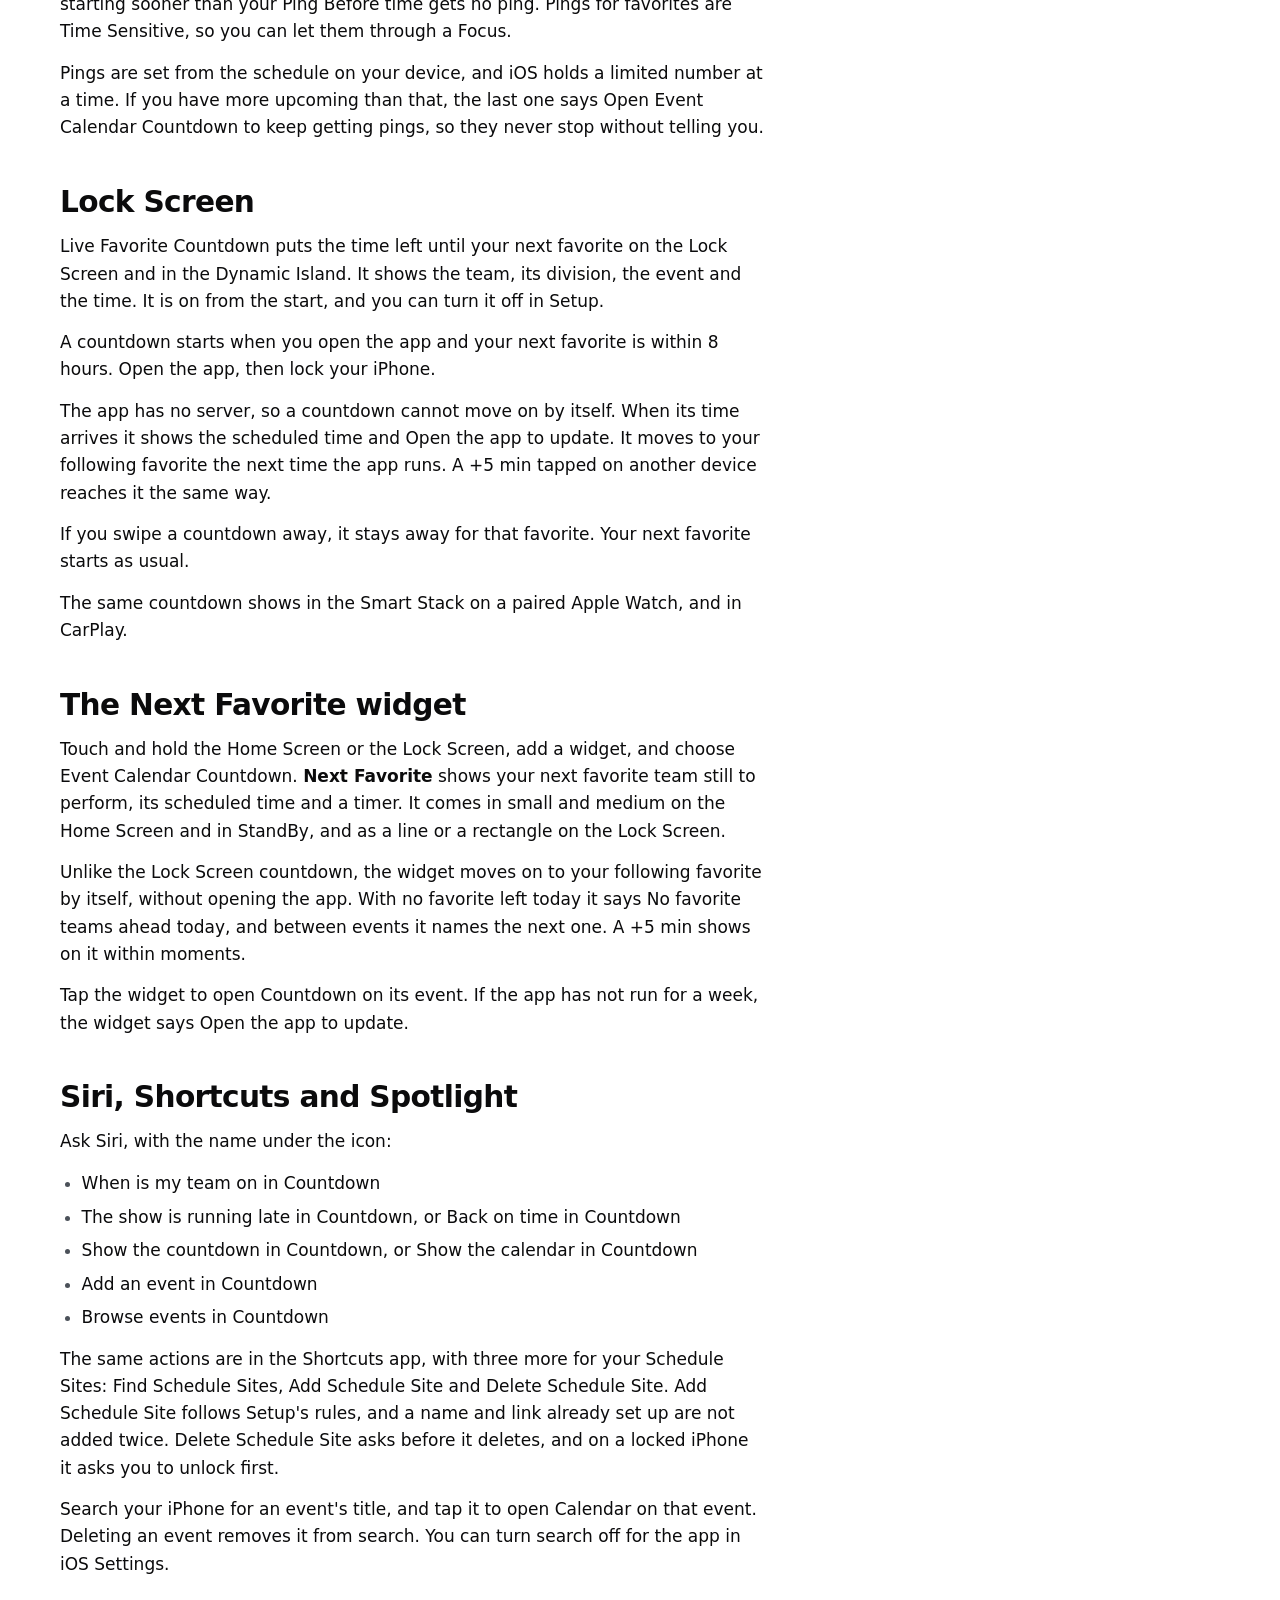
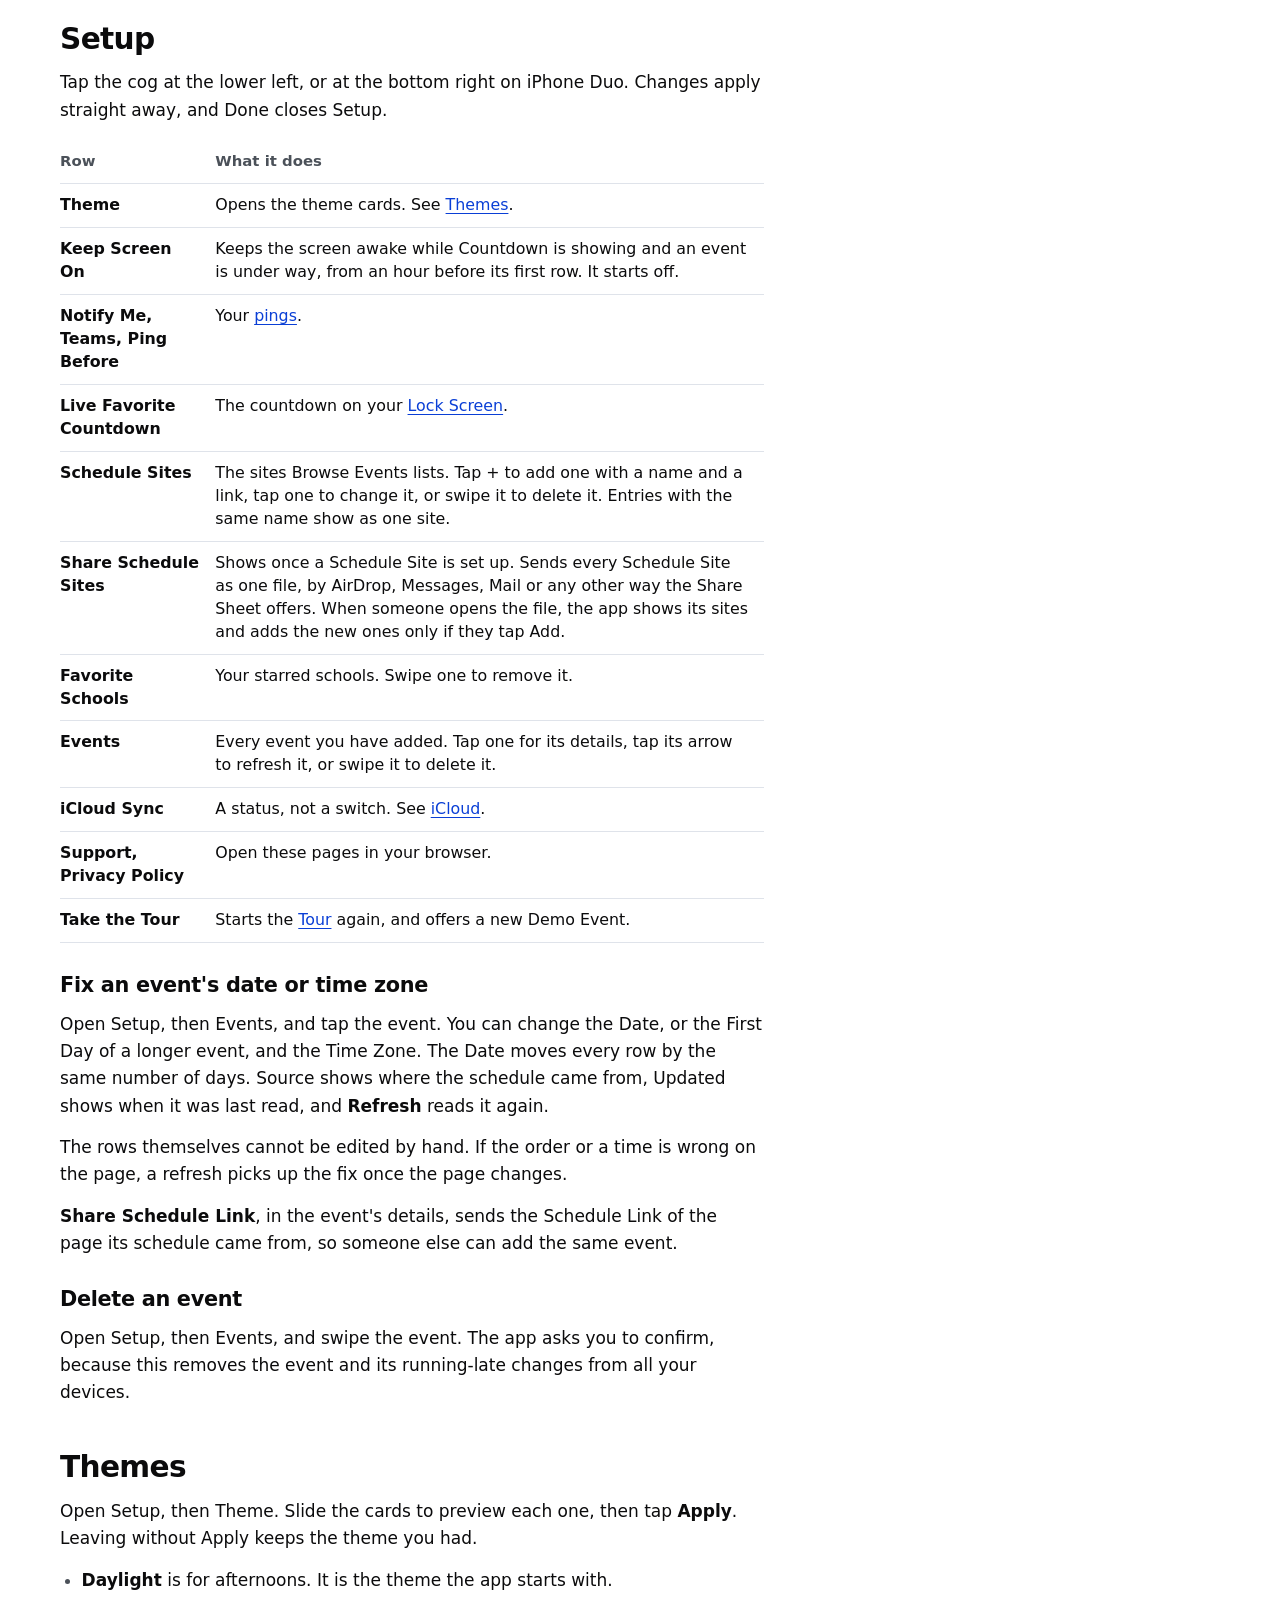
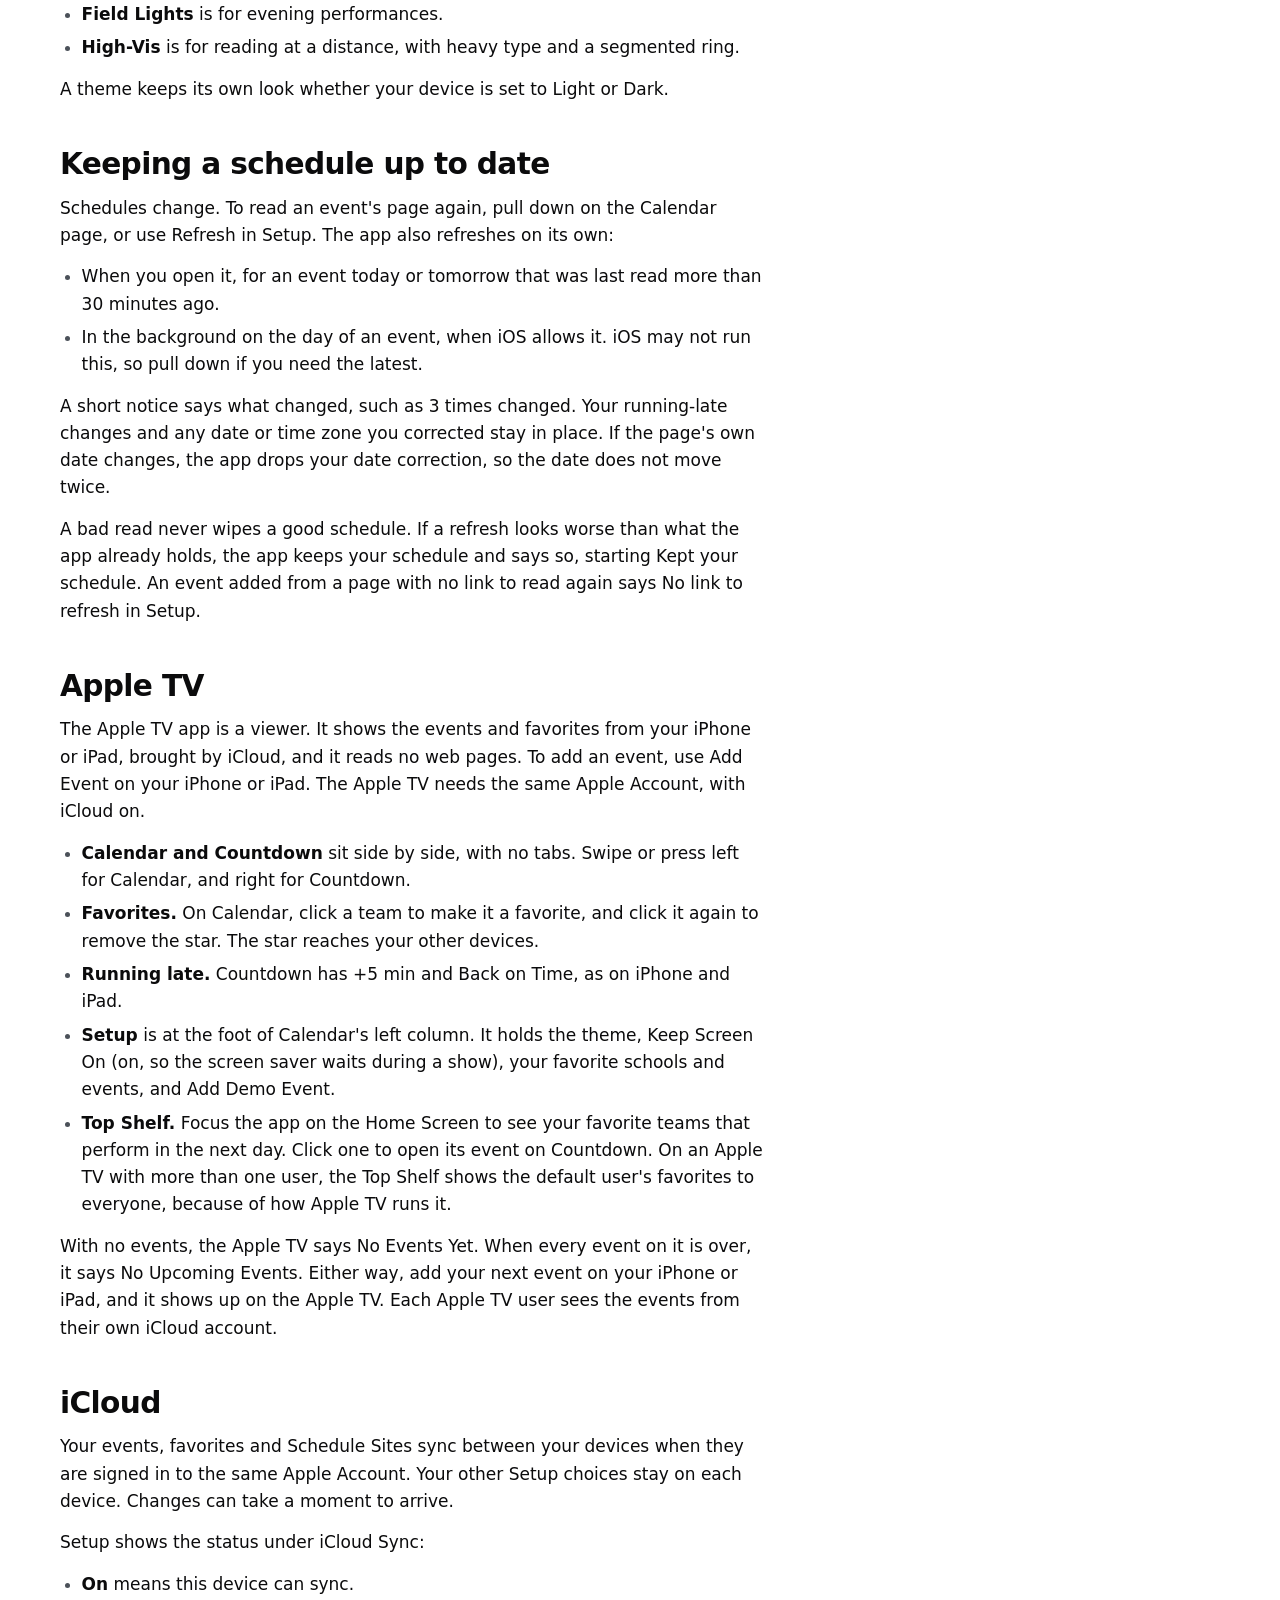
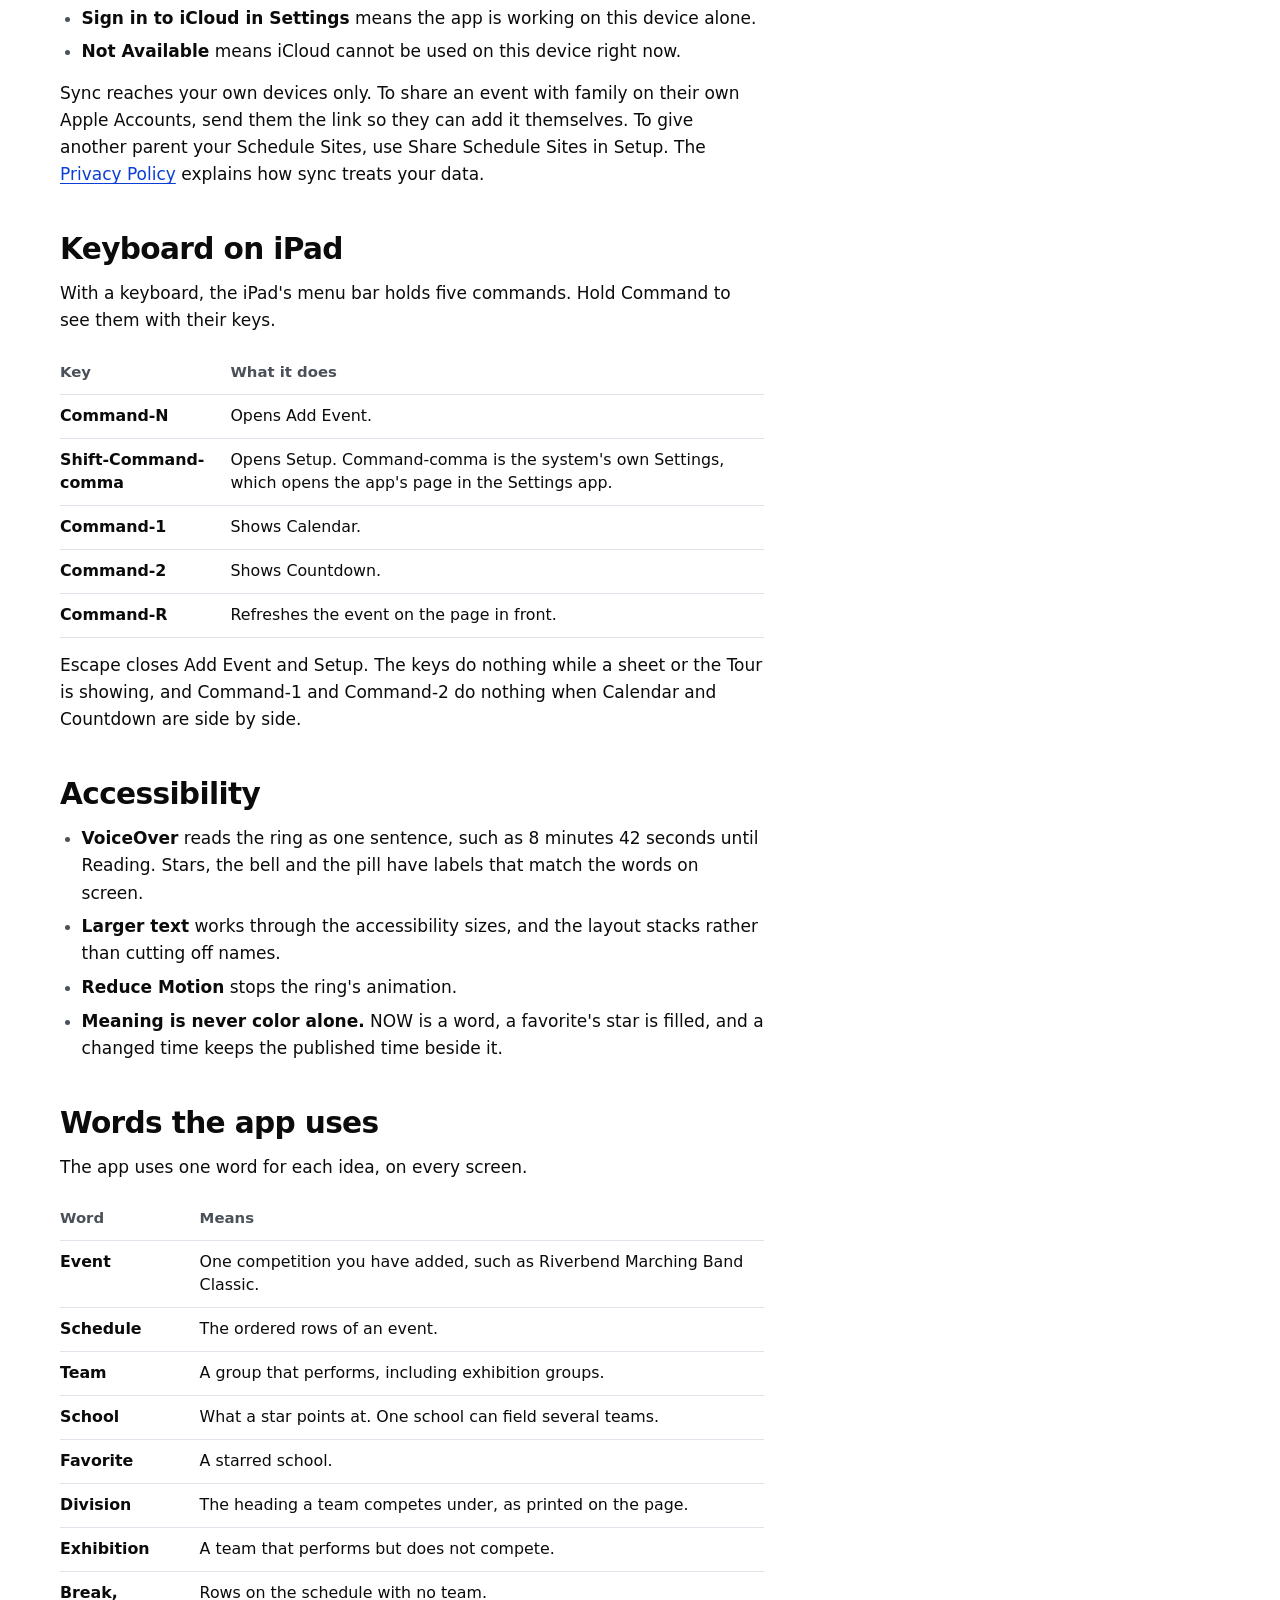
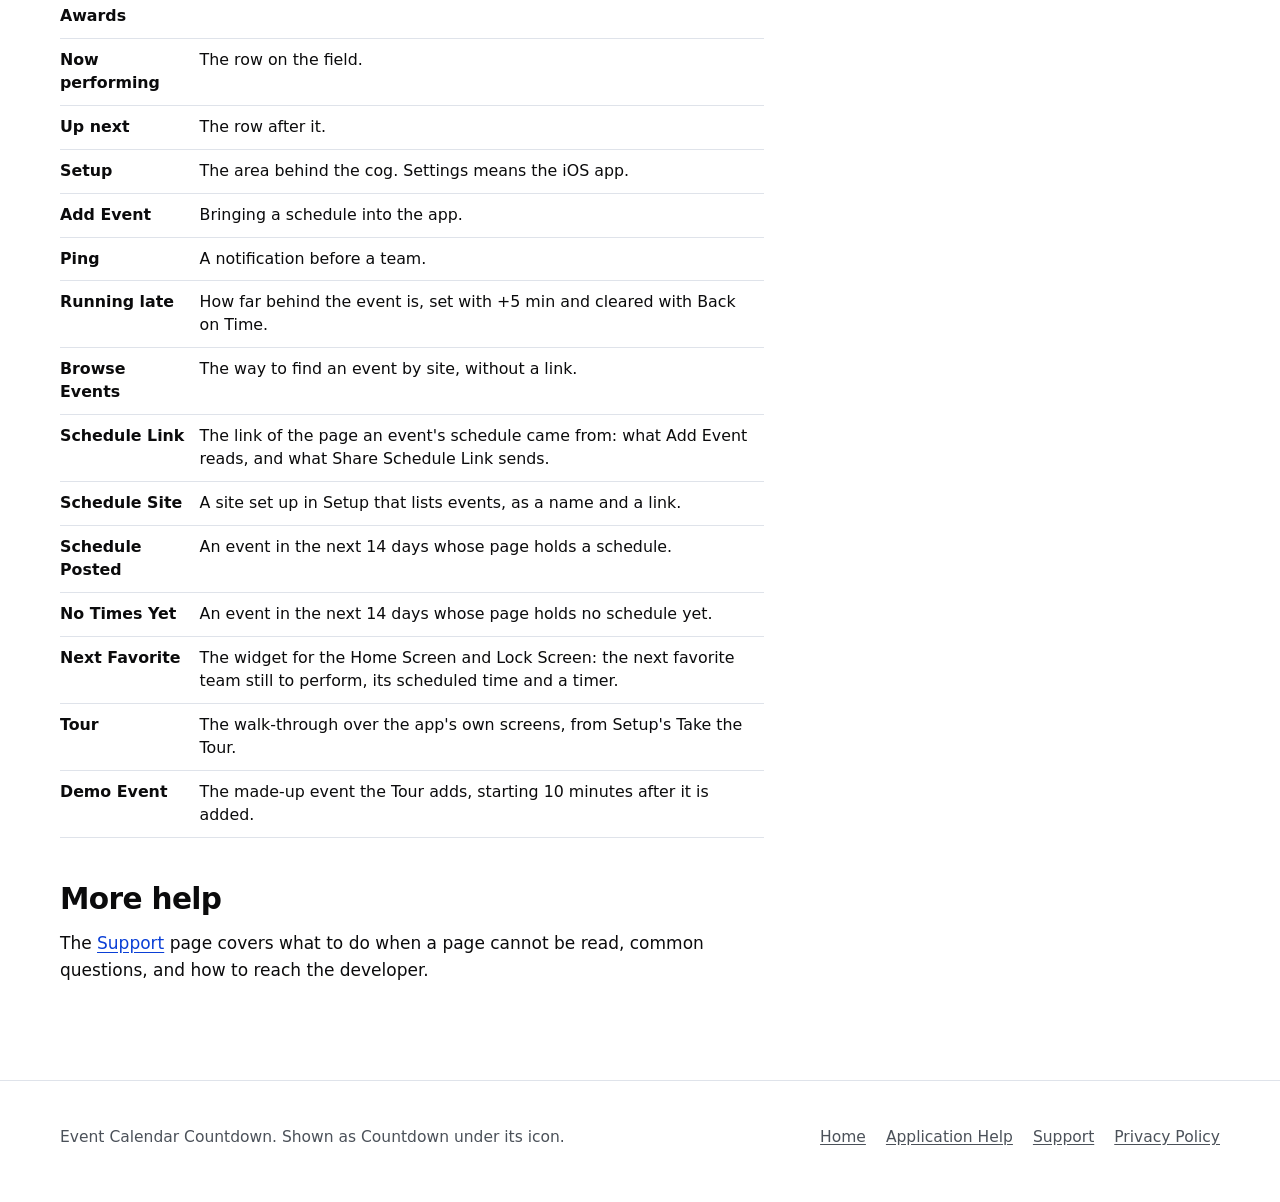
<file: help/index.html>
<!doctype html>
<html lang="en">
<head>
<meta charset="utf-8">
<meta name="viewport" content="width=device-width, initial-scale=1">
<meta http-equiv="Content-Security-Policy" content="default-src 'none'; img-src 'self'; style-src 'self'; base-uri 'none'; form-action 'none'">
<meta name="referrer" content="no-referrer">
<title>Application Help · Event Calendar Countdown</title>
<meta name="description" content="Every feature of Event Calendar Countdown, from adding a schedule to the Lock Screen countdown.">
<meta name="color-scheme" content="light dark">
<meta name="theme-color" content="#ffffff" media="(prefers-color-scheme: light)">
<meta name="theme-color" content="#0a0e13" media="(prefers-color-scheme: dark)">
<link rel="canonical" href="https://mgapps7.github.io/event-calendar-countdown/help/">
<meta property="og:type" content="website">
<meta property="og:site_name" content="Event Calendar Countdown">
<meta property="og:title" content="Application Help · Event Calendar Countdown">
<meta property="og:description" content="Every feature of Event Calendar Countdown, from adding a schedule to the Lock Screen countdown.">
<meta property="og:url" content="https://mgapps7.github.io/event-calendar-countdown/help/">
<meta property="og:image" content="https://mgapps7.github.io/event-calendar-countdown/assets/icon-512.png">
<link rel="icon" type="image/png" sizes="96x96" href="../assets/icon-96.png">
<link rel="apple-touch-icon" href="../assets/apple-touch-icon.png">
<link rel="stylesheet" href="../assets/site.css">
</head>
<body>
<a class="skip" href="#main">Skip to content</a>
<header class="site-header">
  <div class="wrap">
    <a class="brand" href="../">
      <img src="../assets/icon-96.png" width="36" height="36" alt="">
      <span>Event Calendar Countdown</span>
    </a>
    <nav class="site-nav" aria-label="Main">
      <ul>
        <li><a href="../help/" aria-current="page">Help</a></li>
        <li><a href="../support/">Support</a></li>
        <li><a href="../privacy/">Privacy</a></li>
      </ul>
    </nav>
  </div>
</header>
<main id="main">
<div class="doc-head">
  <div class="wrap">
    <h1>Application Help</h1>
    <p>Everything the app does, in the words the app uses. Under its icon on your device it is called Countdown.</p>
  </div>
</div>
<div class="wrap doc-layout">
  <nav class="toc" aria-labelledby="toc-title">
    <h2 id="toc-title">On this page</h2>
    <ol>
      <li><a href="#getting-started">Getting started</a></li>
      <li><a href="#tour">The Tour and the Demo Event</a></li>
      <li><a href="#pages">Calendar and Countdown</a></li>
      <li><a href="#add-event">Add Event</a></li>
      <li><a href="#calendar">The Calendar page</a></li>
      <li><a href="#favorites">Favorites</a></li>
      <li><a href="#countdown">The Countdown page</a></li>
      <li><a href="#running-late">Running late</a></li>
      <li><a href="#pings">Pings</a></li>
      <li><a href="#lock-screen">Lock Screen</a></li>
      <li><a href="#widget">The Next Favorite widget</a></li>
      <li><a href="#siri">Siri, Shortcuts and Spotlight</a></li>
      <li><a href="#setup">Setup</a></li>
      <li><a href="#themes">Themes</a></li>
      <li><a href="#refresh">Keeping a schedule up to date</a></li>
      <li><a href="#icloud">iCloud</a></li>
      <li><a href="#keyboard">Keyboard on iPad</a></li>
      <li><a href="#apple-tv">Apple TV</a></li>
      <li><a href="#accessibility">Accessibility</a></li>
      <li><a href="#words">Words the app uses</a></li>
      <li><a href="#more-help">More help</a></li>
    </ol>
  </nav>
  <article class="prose">
<h2 id="getting-started">Getting started</h2>
<ol class="steps">
  <li>Open the app. The first time, the <a href="#tour">Tour</a> walks you through it. With nothing added yet, the app says No Events Yet. Tap <strong>Add Event</strong>.</li>
  <li>Paste the schedule's link, or tap <strong>Browse Events</strong> and pick the event.</li>
  <li>Check what the app found, then tap <strong>Add to Calendar</strong>.</li>
  <li>Tap the star beside your school. iOS asks whether the app may send pings.</li>
  <li>On the day of the event, open the app. It opens on Countdown.</li>
</ol>

<h2 id="tour">The Tour and the Demo Event</h2>
<p>The first time you open the app, the Tour shows a card over each part of the screen, with an arrow to the control it explains: Add Event, Calendar, Countdown and Setup. Tap <strong>Next</strong> to go on, or <strong>Back</strong> to see a card again.</p>
<p>Competitions run only at certain times of year, so you may have no event to try the app with. At the end of the first part, or when you tap <strong>Skip Tour</strong>, the Tour asks whether to add the Demo Event. Tap <strong>Add Demo Event</strong>, or <strong>Not Now</strong> to finish.</p>
<p>The Demo Event is made up. It has seven teams and Awards. The first team starts about 10 minutes after you add it, and each row 10 minutes after the last, so you can watch the ring count down, try +5 min and get a ping. Stoughton is starred. The Tour then points at the ring, Stoughton's chip, +5 min, the bell and the stars.</p>
<p>To take the Tour again, open Setup and tap <strong>Take the Tour</strong> under Help. Adding the Demo Event again replaces the old one with a new one that starts 10 minutes from then.</p>
<p>To delete the Demo Event, open Setup, then Events, and swipe it. The Stoughton star the Demo Event added goes with it. A star you added yourself stays.</p>

<h2 id="pages">Calendar and Countdown</h2>
<p>The app has two pages. Tap the pill at the bottom to switch between them. The cog at the lower left opens <a href="#setup">Setup</a>.</p>
<p>The app opens on Countdown on a day an event runs, and on Calendar on any other day. On a closed iPhone Duo, it always opens on Countdown.</p>
<p>When there is room, as on iPad in landscape, Calendar and Countdown sit side by side, with Calendar on the left. In a narrower space you see one page at a time, with the pill. A closed iPhone Duo shows one page at a time. An open iPhone Duo follows the same rule: both pages when it is held wide, and one page when it is held tall.</p>
<p>On iPhone Duo, the system keeps its bars down the right-hand edge, beside the clock. There Calendar, Countdown and the cog sit together at the bottom of that edge instead of in the pill. With both pages showing, the cog is there on its own.</p>

<h2 id="add-event">Add Event</h2>
<p>Tap + on the Calendar page. There are three ways to bring in a schedule, and each one starts with a schedule published on a web page. Nothing is saved until you add it, and Cancel leaves everything as it was.</p>

<h3 id="paste-a-link">Paste a link</h3>
<p>Copy the schedule's link, then tap <strong>Paste</strong> beside Schedule Link. You can also type the link and tap Go. The app shows Reading this page… and you can tap Stop at any time.</p>

<h3 id="browse-events">Browse Events</h3>
<p>Browse Events finds an event by site, without a link. Tap <strong>Browse Events</strong>, then pick a site from Schedule Sites. Browse Events shows once you have set up a Schedule Site in Setup. The app draws these lists itself, so no web page opens.</p>
<p>A site's events run from today onward, grouped by date. The app checks the events in the next 14 days and marks them:</p>
<table class="stack">
  <thead><tr><th scope="col">The event says</th><th scope="col">What it means</th></tr></thead>
  <tbody>
    <tr><td data-label="The event says">Checking…</td><td data-label="What it means">The app is reading that event's page.</td></tr>
    <tr><td data-label="The event says">Schedule Posted</td><td data-label="What it means">The page holds a schedule you can add.</td></tr>
    <tr><td data-label="The event says">No Times Yet</td><td data-label="What it means">The page holds no schedule so far.</td></tr>
    <tr><td data-label="The event says">On Your Calendar</td><td data-label="What it means">You have already added this event.</td></tr>
  </tbody>
</table>
<p>Later events carry no mark. Tap an event to read its page. If it offers more than one schedule, such as Prelims and Finals, Choose a Schedule asks which one you want.</p>
<p>For any other site, paste the link or share it from Safari.</p>

<h3 id="share">Share from Safari</h3>
<p>Open the schedule page in Safari, tap Share, and choose Event Calendar Countdown. A small preview shows the title, the date and the number of teams. Tap <strong>Add</strong>, and the event is there when you open the app. You can also share a PDF from Files, or a link from another browser.</p>
<p>The preview tells you if the event needs a look first, as when a date needs confirming or a page has several venues. The app then opens the review when you next open it. If the app cannot read what you shared, tap <strong>Save Link</strong> and it tries again in Add Event when you open the app.</p>

<h3 id="found-on-this-page">Found on This Page</h3>
<p>Before anything is saved, the app shows what it read: the title, date and venue, the number of Teams, Breaks + Awards and Your Favorites, the first and last team with their times, and every row of the schedule.</p>
<p>Check the date and the times. You can change the Date and the Time Zone here. Then tap <strong>Add to Calendar</strong>.</p>
<p>A wrong date is the worst mistake a schedule can make, so the app says when it is unsure. When a date needs checking, tap <strong>Confirm Date</strong> before you add the event. You may see these notes:</p>
<table class="stack">
  <thead><tr><th scope="col">The app says</th><th scope="col">What to do</th></tr></thead>
  <tbody>
    <tr><td data-label="The app says">The date was guessed. Check it before adding.</td><td data-label="What to do">Compare the date with the page, and change it if it is wrong.</td></tr>
    <tr><td data-label="The app says">The time zone was guessed. Check it before adding.</td><td data-label="What to do">Pick the venue's time zone if this one is wrong.</td></tr>
    <tr><td data-label="The app says">AM and PM were worked out from the order of the times.</td><td data-label="What to do">Look at the first and last times.</td></tr>
    <tr><td data-label="The app says">Some times on this page are out of order.</td><td data-label="What to do">Look through the schedule against the page.</td></tr>
    <tr><td data-label="The app says">This page was hard to read. Check the date before adding.</td><td data-label="What to do">Check the date and the schedule.</td></tr>
    <tr><td data-label="The app says">Using Performance Time</td><td data-label="What to do">The page lists several times on each line, and the app names the one it used.</td></tr>
    <tr><td data-label="The app says">2 rows could not be read</td><td data-label="What to do">The app counts these rather than dropping them quietly. Look on the page for what is missing.</td></tr>
  </tbody>
</table>
<p>If you have already added the event, the app says Already on Your Calendar and offers <strong>Refresh</strong>.</p>

<h3 id="venues">A page with several venues</h3>
<p>Some pages run several venues at the same time. The app lists the venues, each with its number of teams and favorites. Tick the ones you want, then tap the button, such as <strong>Add 2 Venues</strong>. A venue holding one of your favorites starts ticked.</p>
<p>Each venue becomes its own event. Added marks a venue already on your Calendar, and Could not read this venue marks one the app could not use.</p>
<div class="note">Is the app having trouble with a page? See <a href="../support/#when-a-page-cannot-be-read">When a page cannot be read</a>.</div>

<h2 id="calendar">The Calendar page</h2>
<figure class="phone shot"><img src="../assets/shots/iphone-calendar.webp" width="680" height="1478" loading="lazy" alt="The Calendar page. Stoughton shows NOW, Reading counts down, Break and Awards rows have no star, and New Bedford is starred."></figure>
<p>The chips at the top hold one event each, with upcoming events first. Tap a chip to see that event. It starts on the event running today, or else the next one coming up.</p>
<p>Chips only browse. Looking at next weekend's event never moves Countdown, so it cannot pull the ring off the event in front of you.</p>
<p>Each team row shows the time, the team's name, its city and state, and a star. Rows stay in the order the page gave them, under division headings. An event that runs for several days has a heading for each day.</p>
<ul>
  <li><strong>NOW</strong> marks the row on the field.</li>
  <li>The next row counts down, such as <strong>in 8:42</strong>.</li>
  <li>Rows already past are dimmed.</li>
  <li>Break and Awards rows are plain and take no star.</li>
  <li>When the event is <a href="#running-late">running late</a>, a row shows the new time large and the published time struck through beneath it.</li>
</ul>
<p>Times are always the venue's. If the venue's time zone differs from your device's, the page says so, such as Times shown in EST.</p>
<p>Pull down to refresh the event.</p>

<h2 id="favorites">Favorites</h2>
<p>A favorite is a school, not a team, so one star covers every team that school fields. Stoughton's marching band, color guard and percussion all show the star.</p>
<p>Tap the star on a row to add a favorite, and tap it again to remove it. You can also swipe a team's row to the right. A long swipe adds the favorite straight away, and a short one shows a Favorite button to tap. Swipe the same way to remove it. The star stays at every event, including events you add later.</p>
<p>The app matches schools by name, city and state, so Bedford and New Bedford stay apart. If a star lands on the wrong school, tap it to clear it.</p>
<p>To see or remove all your favorites, open Setup, then Favorite Schools, and swipe one to remove it.</p>

<h2 id="countdown">The Countdown page</h2>
<figure class="phone shot"><img src="../assets/shots/iphone-now.webp" width="680" height="1478" loading="lazy" alt="The Countdown page. Stoughton is now performing, the ring shows 08:42 until Reading, and Reading is up next at 1:41 PM."></figure>
<p>This is the page for the stands. From top to bottom, it shows:</p>
<ul>
  <li>The event, and the <a href="#pings">bell</a>.</li>
  <li><strong>Now performing</strong>: the team, its city and state, and its division.</li>
  <li><strong>The ring</strong>: it starts full at 12 o'clock and unwinds to the next team, with the time left in the middle.</li>
  <li><strong>Up next</strong>: the next row and its time.</li>
  <li>The favorite chip and <strong>+5 min</strong>.</li>
  <li><strong>Then</strong>: the two rows after that, for planning a break.</li>
</ul>
<p>The clock reads minutes and seconds under an hour, such as 08:42, and hours, minutes and seconds above it, such as 1:58:00.</p>

<h3 id="through-the-day">Through the day</h3>
<table class="stack">
  <thead><tr><th scope="col">When</th><th scope="col">The top says</th><th scope="col">The ring</th></tr></thead>
  <tbody>
    <tr><td data-label="When">No event today</td><td data-label="The top says">The next event's name and date</td><td data-label="The ring">Full, with the days and hours left</td></tr>
    <tr><td data-label="When">Before the first row</td><td data-label="The top says">Starts soon</td><td data-label="The ring">Full until the last 60 minutes, then unwinds to the first row</td></tr>
    <tr><td data-label="When">A team is on the field</td><td data-label="The top says">Now performing and the team</td><td data-label="The ring">Unwinds to the next row</td></tr>
    <tr><td data-label="When">Break or Awards</td><td data-label="The top says">Break or Awards</td><td data-label="The ring">Unwinds to the next row</td></tr>
    <tr><td data-label="When">The last row</td><td data-label="The top says">The team, with Last team of the day below the ring</td><td data-label="The ring">Estimated time left, using 10 minutes for the row</td></tr>
    <tr><td data-label="When">Finished</td><td data-label="The top says">That's the end of the show</td><td data-label="The ring">Empty, with the next event below it if there is one</td></tr>
  </tbody>
</table>

<h3 id="ring-focus">Point the ring at a favorite</h3>
<figure class="phone shot"><img src="../assets/shots/iphone-focus.webp" width="680" height="1478" loading="lazy" alt="The ring pointed at a favorite. It reads 1:58:00 until Stoughton at 1:28 PM, with Back to Next Team and a Your teams today list."></figure>
<p>The favorite chip shows your next favorite today, such as Stoughton in 1h 58m. Tap it and the ring counts to that team instead, with its time beneath, and Your teams today lists the favorites still to come.</p>
<p>Now performing and Up next keep following the event. Tap <strong>Back to Next Team</strong> to return, or let it end by itself when that team's time comes.</p>

<h3 id="two-events">Two events on one day</h3>
<p>When more than one event runs today, tap the event line at the top to choose which one Countdown follows. Your pick holds for the day. Until you pick, Countdown follows the event holding your next favorite, or else the one with the soonest next row.</p>

<h2 id="running-late">Running late</h2>
<p>Events rarely run to the minute. Tap <strong>+5 min</strong> on Countdown and every time, countdown and ping moves with it. Tap it again for more, and Countdown says how far behind things are, such as Running 10 min late.</p>
<p>Where the change starts depends on when you tap:</p>
<ul>
  <li><strong>In the first half of a team's time,</strong> the app takes it that the team has not started, so that team moves back to Up next.</li>
  <li><strong>In the second half,</strong> the app takes it that the team is on the field, so the change starts with Up next.</li>
</ul>
<p>Tap <strong>Back on Time</strong> when the event catches up. This also fixes a mistaken tap. Rows already past keep the times they really ran at.</p>
<p>The published times stay on the Calendar page, struck through beneath the new ones. Your running-late changes reach your other devices with the event. They do not reach anyone else's phone, so each person at the event taps their own +5 min.</p>
<p>You can also add the <strong>+5 min</strong> control to Control Center, a corner of the Lock Screen or the Action button. It moves the show without opening the app, and reads On time or Running 5 min late. It is dimmed and reads No event today when no event runs today. The <strong>Open Countdown</strong> control opens the app on Countdown.</p>

<h2 id="pings">Pings</h2>
<p>A ping is a notification before a team, such as Stoughton in 5 minutes, On the field at 1:28 PM. You choose how early, and for which teams, in Setup:</p>
<ul>
  <li><strong>Notify Me</strong> turns pings on or off. The bell on Countdown does the same.</li>
  <li><strong>Teams</strong> is Favorites Only or Every Team.</li>
  <li><strong>Ping Before</strong> is 1, 2, 5, 10 or 15 minutes. It starts at 5.</li>
</ul>
<p>The app asks for permission the first time you star a school, tap the bell or turn on Notify Me. It never asks when it opens. If you said no, Notify Me reads Off in Settings, and Open Settings takes you to the place to change it.</p>
<p>Break and Awards rows never ping. An exhibition team counts as a team. A team starting sooner than your Ping Before time gets no ping. Pings for favorites are Time Sensitive, so you can let them through a Focus.</p>
<p>Pings are set from the schedule on your device, and iOS holds a limited number at a time. If you have more upcoming than that, the last one says Open Event Calendar Countdown to keep getting pings, so they never stop without telling you.</p>

<h2 id="lock-screen">Lock Screen</h2>
<p>Live Favorite Countdown puts the time left until your next favorite on the Lock Screen and in the Dynamic Island. It shows the team, its division, the event and the time. It is on from the start, and you can turn it off in Setup.</p>
<p>A countdown starts when you open the app and your next favorite is within 8 hours. Open the app, then lock your iPhone.</p>
<p>The app has no server, so a countdown cannot move on by itself. When its time arrives it shows the scheduled time and Open the app to update. It moves to your following favorite the next time the app runs. A +5 min tapped on another device reaches it the same way.</p>
<p>If you swipe a countdown away, it stays away for that favorite. Your next favorite starts as usual.</p>
<p>The same countdown shows in the Smart Stack on a paired Apple Watch, and in CarPlay.</p>

<h2 id="widget">The Next Favorite widget</h2>
<p>Touch and hold the Home Screen or the Lock Screen, add a widget, and choose Event Calendar Countdown. <strong>Next Favorite</strong> shows your next favorite team still to perform, its scheduled time and a timer. It comes in small and medium on the Home Screen and in StandBy, and as a line or a rectangle on the Lock Screen.</p>
<p>Unlike the Lock Screen countdown, the widget moves on to your following favorite by itself, without opening the app. With no favorite left today it says No favorite teams ahead today, and between events it names the next one. A +5 min shows on it within moments.</p>
<p>Tap the widget to open Countdown on its event. If the app has not run for a week, the widget says Open the app to update.</p>

<h2 id="siri">Siri, Shortcuts and Spotlight</h2>
<p>Ask Siri, with the name under the icon:</p>
<ul>
  <li>When is my team on in Countdown</li>
  <li>The show is running late in Countdown, or Back on time in Countdown</li>
  <li>Show the countdown in Countdown, or Show the calendar in Countdown</li>
  <li>Add an event in Countdown</li>
  <li>Browse events in Countdown</li>
</ul>
<p>The same actions are in the Shortcuts app, with three more for your Schedule Sites: Find Schedule Sites, Add Schedule Site and Delete Schedule Site. Add Schedule Site follows Setup's rules, and a name and link already set up are not added twice. Delete Schedule Site asks before it deletes, and on a locked iPhone it asks you to unlock first.</p>
<p>Search your iPhone for an event's title, and tap it to open Calendar on that event. Deleting an event removes it from search. You can turn search off for the app in iOS Settings.</p>

<h2 id="setup">Setup</h2>
<p>Tap the cog at the lower left, or at the bottom right on iPhone Duo. Changes apply straight away, and Done closes Setup.</p>
<table class="stack">
  <thead><tr><th scope="col">Row</th><th scope="col">What it does</th></tr></thead>
  <tbody>
    <tr><td data-label="Row">Theme</td><td data-label="What it does">Opens the theme cards. See <a href="#themes">Themes</a>.</td></tr>
    <tr><td data-label="Row">Keep Screen On</td><td data-label="What it does">Keeps the screen awake while Countdown is showing and an event is under way, from an hour before its first row. It starts off.</td></tr>
    <tr><td data-label="Row">Notify Me, Teams, Ping Before</td><td data-label="What it does">Your <a href="#pings">pings</a>.</td></tr>
    <tr><td data-label="Row">Live Favorite Countdown</td><td data-label="What it does">The countdown on your <a href="#lock-screen">Lock Screen</a>.</td></tr>
    <tr><td data-label="Row">Schedule Sites</td><td data-label="What it does">The sites Browse Events lists. Tap + to add one with a name and a link, tap one to change it, or swipe it to delete it. Entries with the same name show as one site.</td></tr>
    <tr><td data-label="Row">Share Schedule Sites</td><td data-label="What it does">Shows once a Schedule Site is set up. Sends every Schedule Site as one file, by AirDrop, Messages, Mail or any other way the Share Sheet offers. When someone opens the file, the app shows its sites and adds the new ones only if they tap Add.</td></tr>
    <tr><td data-label="Row">Favorite Schools</td><td data-label="What it does">Your starred schools. Swipe one to remove it.</td></tr>
    <tr><td data-label="Row">Events</td><td data-label="What it does">Every event you have added. Tap one for its details, tap its arrow to refresh it, or swipe it to delete it.</td></tr>
    <tr><td data-label="Row">iCloud Sync</td><td data-label="What it does">A status, not a switch. See <a href="#icloud">iCloud</a>.</td></tr>
    <tr><td data-label="Row">Support, Privacy Policy</td><td data-label="What it does">Open these pages in your browser.</td></tr>
    <tr><td data-label="Row">Take the Tour</td><td data-label="What it does">Starts the <a href="#tour">Tour</a> again, and offers a new Demo Event.</td></tr>
  </tbody>
</table>

<h3 id="fix-an-event">Fix an event's date or time zone</h3>
<p>Open Setup, then Events, and tap the event. You can change the Date, or the First Day of a longer event, and the Time Zone. The Date moves every row by the same number of days. Source shows where the schedule came from, Updated shows when it was last read, and <strong>Refresh</strong> reads it again.</p>
<p>The rows themselves cannot be edited by hand. If the order or a time is wrong on the page, a refresh picks up the fix once the page changes.</p>
<p><strong>Share Schedule Link</strong>, in the event's details, sends the Schedule Link of the page its schedule came from, so someone else can add the same event.</p>

<h3 id="delete-an-event">Delete an event</h3>
<p>Open Setup, then Events, and swipe the event. The app asks you to confirm, because this removes the event and its running-late changes from all your devices.</p>

<h2 id="themes">Themes</h2>
<p>Open Setup, then Theme. Slide the cards to preview each one, then tap <strong>Apply</strong>. Leaving without Apply keeps the theme you had.</p>
<ul>
  <li><strong>Daylight</strong> is for afternoons. It is the theme the app starts with.</li>
  <li><strong>Field Lights</strong> is for evening performances.</li>
  <li><strong>High-Vis</strong> is for reading at a distance, with heavy type and a segmented ring.</li>
</ul>
<p>A theme keeps its own look whether your device is set to Light or Dark.</p>

<h2 id="refresh">Keeping a schedule up to date</h2>
<p>Schedules change. To read an event's page again, pull down on the Calendar page, or use Refresh in Setup. The app also refreshes on its own:</p>
<ul>
  <li>When you open it, for an event today or tomorrow that was last read more than 30 minutes ago.</li>
  <li>In the background on the day of an event, when iOS allows it. iOS may not run this, so pull down if you need the latest.</li>
</ul>
<p>A short notice says what changed, such as 3 times changed. Your running-late changes and any date or time zone you corrected stay in place. If the page's own date changes, the app drops your date correction, so the date does not move twice.</p>
<p>A bad read never wipes a good schedule. If a refresh looks worse than what the app already holds, the app keeps your schedule and says so, starting Kept your schedule. An event added from a page with no link to read again says No link to refresh in Setup.</p>

<h2 id="apple-tv">Apple TV</h2>
<p>The Apple TV app is a viewer. It shows the events and favorites from your iPhone or iPad, brought by iCloud, and it reads no web pages. To add an event, use Add Event on your iPhone or iPad. The Apple TV needs the same Apple Account, with iCloud on.</p>
<ul>
  <li><strong>Calendar and Countdown</strong> sit side by side, with no tabs. Swipe or press left for Calendar, and right for Countdown.</li>
  <li><strong>Favorites.</strong> On Calendar, click a team to make it a favorite, and click it again to remove the star. The star reaches your other devices.</li>
  <li><strong>Running late.</strong> Countdown has +5 min and Back on Time, as on iPhone and iPad.</li>
  <li><strong>Setup</strong> is at the foot of Calendar's left column. It holds the theme, Keep Screen On (on, so the screen saver waits during a show), your favorite schools and events, and Add Demo Event.</li>
  <li><strong>Top Shelf.</strong> Focus the app on the Home Screen to see your favorite teams that perform in the next day. Click one to open its event on Countdown. On an Apple TV with more than one user, the Top Shelf shows the default user's favorites to everyone, because of how Apple TV runs it.</li>
</ul>
<p>With no events, the Apple TV says No Events Yet. When every event on it is over, it says No Upcoming Events. Either way, add your next event on your iPhone or iPad, and it shows up on the Apple TV. Each Apple TV user sees the events from their own iCloud account.</p>
<h2 id="icloud">iCloud</h2>
<p>Your events, favorites and Schedule Sites sync between your devices when they are signed in to the same Apple Account. Your other Setup choices stay on each device. Changes can take a moment to arrive.</p>
<p>Setup shows the status under iCloud Sync:</p>
<ul>
  <li><strong>On</strong> means this device can sync.</li>
  <li><strong>Sign in to iCloud in Settings</strong> means the app is working on this device alone.</li>
  <li><strong>Not Available</strong> means iCloud cannot be used on this device right now.</li>
</ul>
<p>Sync reaches your own devices only. To share an event with family on their own Apple Accounts, send them the link so they can add it themselves. To give another parent your Schedule Sites, use Share Schedule Sites in Setup. The <a href="../privacy/">Privacy Policy</a> explains how sync treats your data.</p>

<h2 id="keyboard">Keyboard on iPad</h2>
<p>With a keyboard, the iPad's menu bar holds five commands. Hold Command to see them with their keys.</p>
<table class="stack">
  <thead><tr><th scope="col">Key</th><th scope="col">What it does</th></tr></thead>
  <tbody>
    <tr><td data-label="Key">Command-N</td><td data-label="What it does">Opens Add Event.</td></tr>
    <tr><td data-label="Key">Shift-Command-comma</td><td data-label="What it does">Opens Setup. Command-comma is the system's own Settings, which opens the app's page in the Settings app.</td></tr>
    <tr><td data-label="Key">Command-1</td><td data-label="What it does">Shows Calendar.</td></tr>
    <tr><td data-label="Key">Command-2</td><td data-label="What it does">Shows Countdown.</td></tr>
    <tr><td data-label="Key">Command-R</td><td data-label="What it does">Refreshes the event on the page in front.</td></tr>
  </tbody>
</table>
<p>Escape closes Add Event and Setup. The keys do nothing while a sheet or the Tour is showing, and Command-1 and Command-2 do nothing when Calendar and Countdown are side by side.</p>

<h2 id="accessibility">Accessibility</h2>
<ul>
  <li><strong>VoiceOver</strong> reads the ring as one sentence, such as 8 minutes 42 seconds until Reading. Stars, the bell and the pill have labels that match the words on screen.</li>
  <li><strong>Larger text</strong> works through the accessibility sizes, and the layout stacks rather than cutting off names.</li>
  <li><strong>Reduce Motion</strong> stops the ring's animation.</li>
  <li><strong>Meaning is never color alone.</strong> NOW is a word, a favorite's star is filled, and a changed time keeps the published time beside it.</li>
</ul>

<h2 id="words">Words the app uses</h2>
<p>The app uses one word for each idea, on every screen.</p>
<table class="stack">
  <thead><tr><th scope="col">Word</th><th scope="col">Means</th></tr></thead>
  <tbody>
    <tr><td data-label="Word">Event</td><td data-label="Means">One competition you have added, such as Riverbend Marching Band Classic.</td></tr>
    <tr><td data-label="Word">Schedule</td><td data-label="Means">The ordered rows of an event.</td></tr>
    <tr><td data-label="Word">Team</td><td data-label="Means">A group that performs, including exhibition groups.</td></tr>
    <tr><td data-label="Word">School</td><td data-label="Means">What a star points at. One school can field several teams.</td></tr>
    <tr><td data-label="Word">Favorite</td><td data-label="Means">A starred school.</td></tr>
    <tr><td data-label="Word">Division</td><td data-label="Means">The heading a team competes under, as printed on the page.</td></tr>
    <tr><td data-label="Word">Exhibition</td><td data-label="Means">A team that performs but does not compete.</td></tr>
    <tr><td data-label="Word">Break, Awards</td><td data-label="Means">Rows on the schedule with no team.</td></tr>
    <tr><td data-label="Word">Now performing</td><td data-label="Means">The row on the field.</td></tr>
    <tr><td data-label="Word">Up next</td><td data-label="Means">The row after it.</td></tr>
    <tr><td data-label="Word">Setup</td><td data-label="Means">The area behind the cog. Settings means the iOS app.</td></tr>
    <tr><td data-label="Word">Add Event</td><td data-label="Means">Bringing a schedule into the app.</td></tr>
    <tr><td data-label="Word">Ping</td><td data-label="Means">A notification before a team.</td></tr>
    <tr><td data-label="Word">Running late</td><td data-label="Means">How far behind the event is, set with +5 min and cleared with Back on Time.</td></tr>
    <tr><td data-label="Word">Browse Events</td><td data-label="Means">The way to find an event by site, without a link.</td></tr>
    <tr><td data-label="Word">Schedule Link</td><td data-label="Means">The link of the page an event's schedule came from: what Add Event reads, and what Share Schedule Link sends.</td></tr>
    <tr><td data-label="Word">Schedule Site</td><td data-label="Means">A site set up in Setup that lists events, as a name and a link.</td></tr>
    <tr><td data-label="Word">Schedule Posted</td><td data-label="Means">An event in the next 14 days whose page holds a schedule.</td></tr>
    <tr><td data-label="Word">No Times Yet</td><td data-label="Means">An event in the next 14 days whose page holds no schedule yet.</td></tr>
    <tr><td data-label="Word">Next Favorite</td><td data-label="Means">The widget for the Home Screen and Lock Screen: the next favorite team still to perform, its scheduled time and a timer.</td></tr>
    <tr><td data-label="Word">Tour</td><td data-label="Means">The walk-through over the app's own screens, from Setup's Take the Tour.</td></tr>
    <tr><td data-label="Word">Demo Event</td><td data-label="Means">The made-up event the Tour adds, starting 10 minutes after it is added.</td></tr>
  </tbody>
</table>

<h2 id="more-help">More help</h2>
<p>The <a href="../support/">Support</a> page covers what to do when a page cannot be read, common questions, and how to reach the developer.</p>

  </article>
</div>
</main>
<footer class="site-footer">
  <div class="wrap">
    <p>Event Calendar Countdown. Shown as Countdown under its icon.</p>
    <ul>
      <li><a href="../">Home</a></li>
      <li><a href="../help/">Application Help</a></li>
      <li><a href="../support/">Support</a></li>
      <li><a href="../privacy/">Privacy Policy</a></li>
    </ul>
  </div>
</footer>
</body>
</html>
</file>
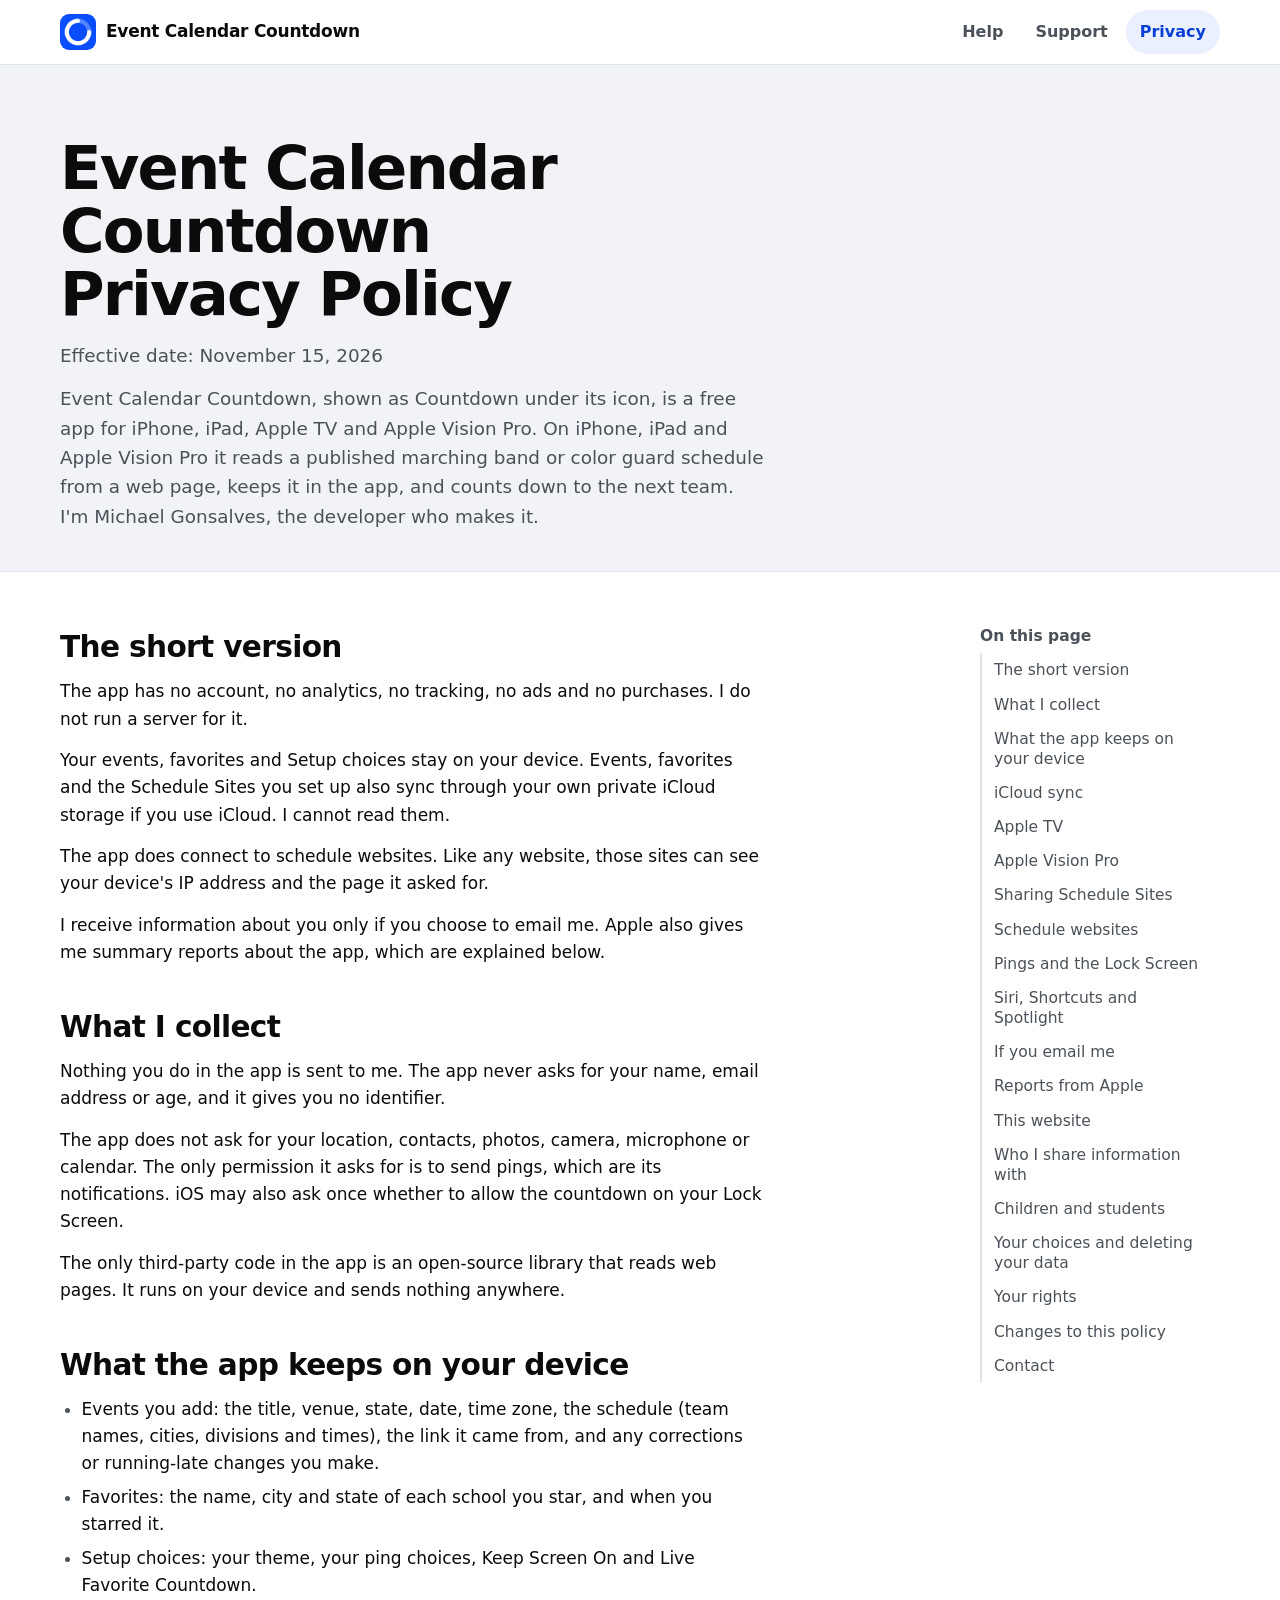
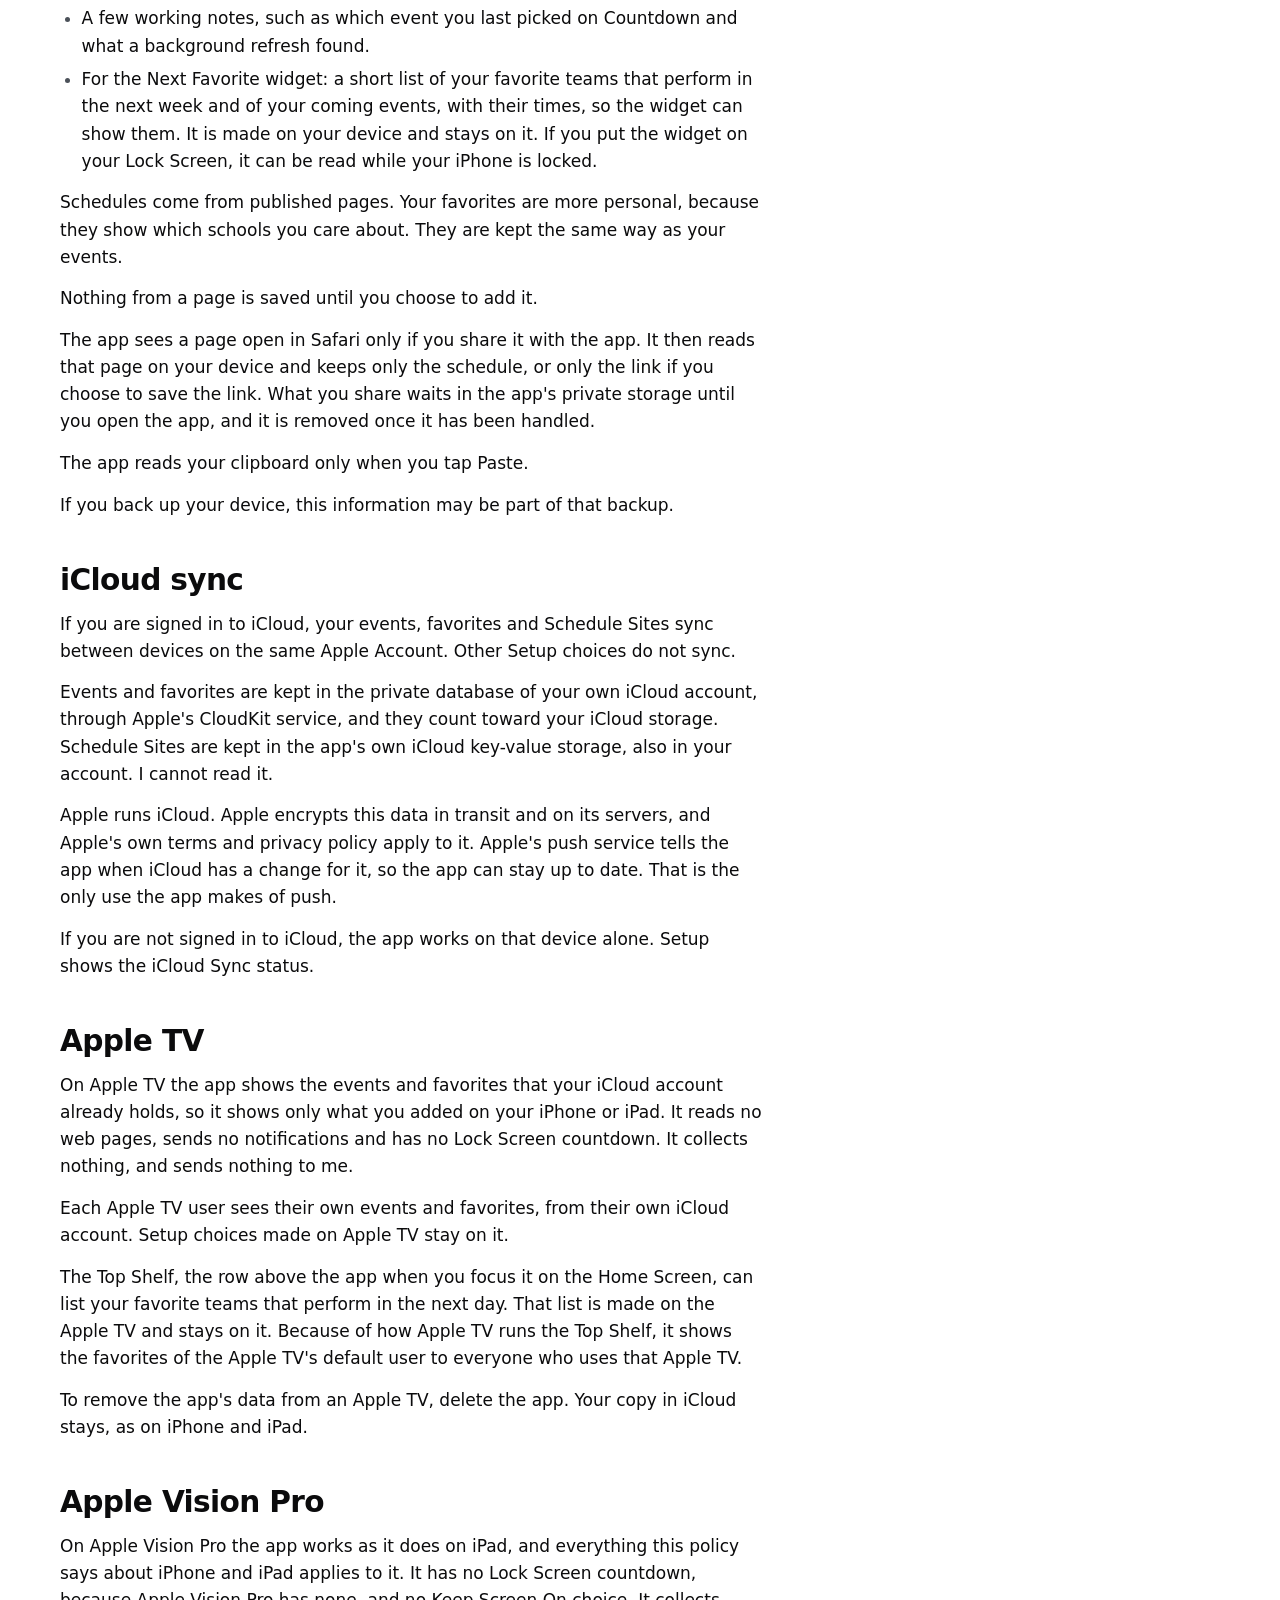
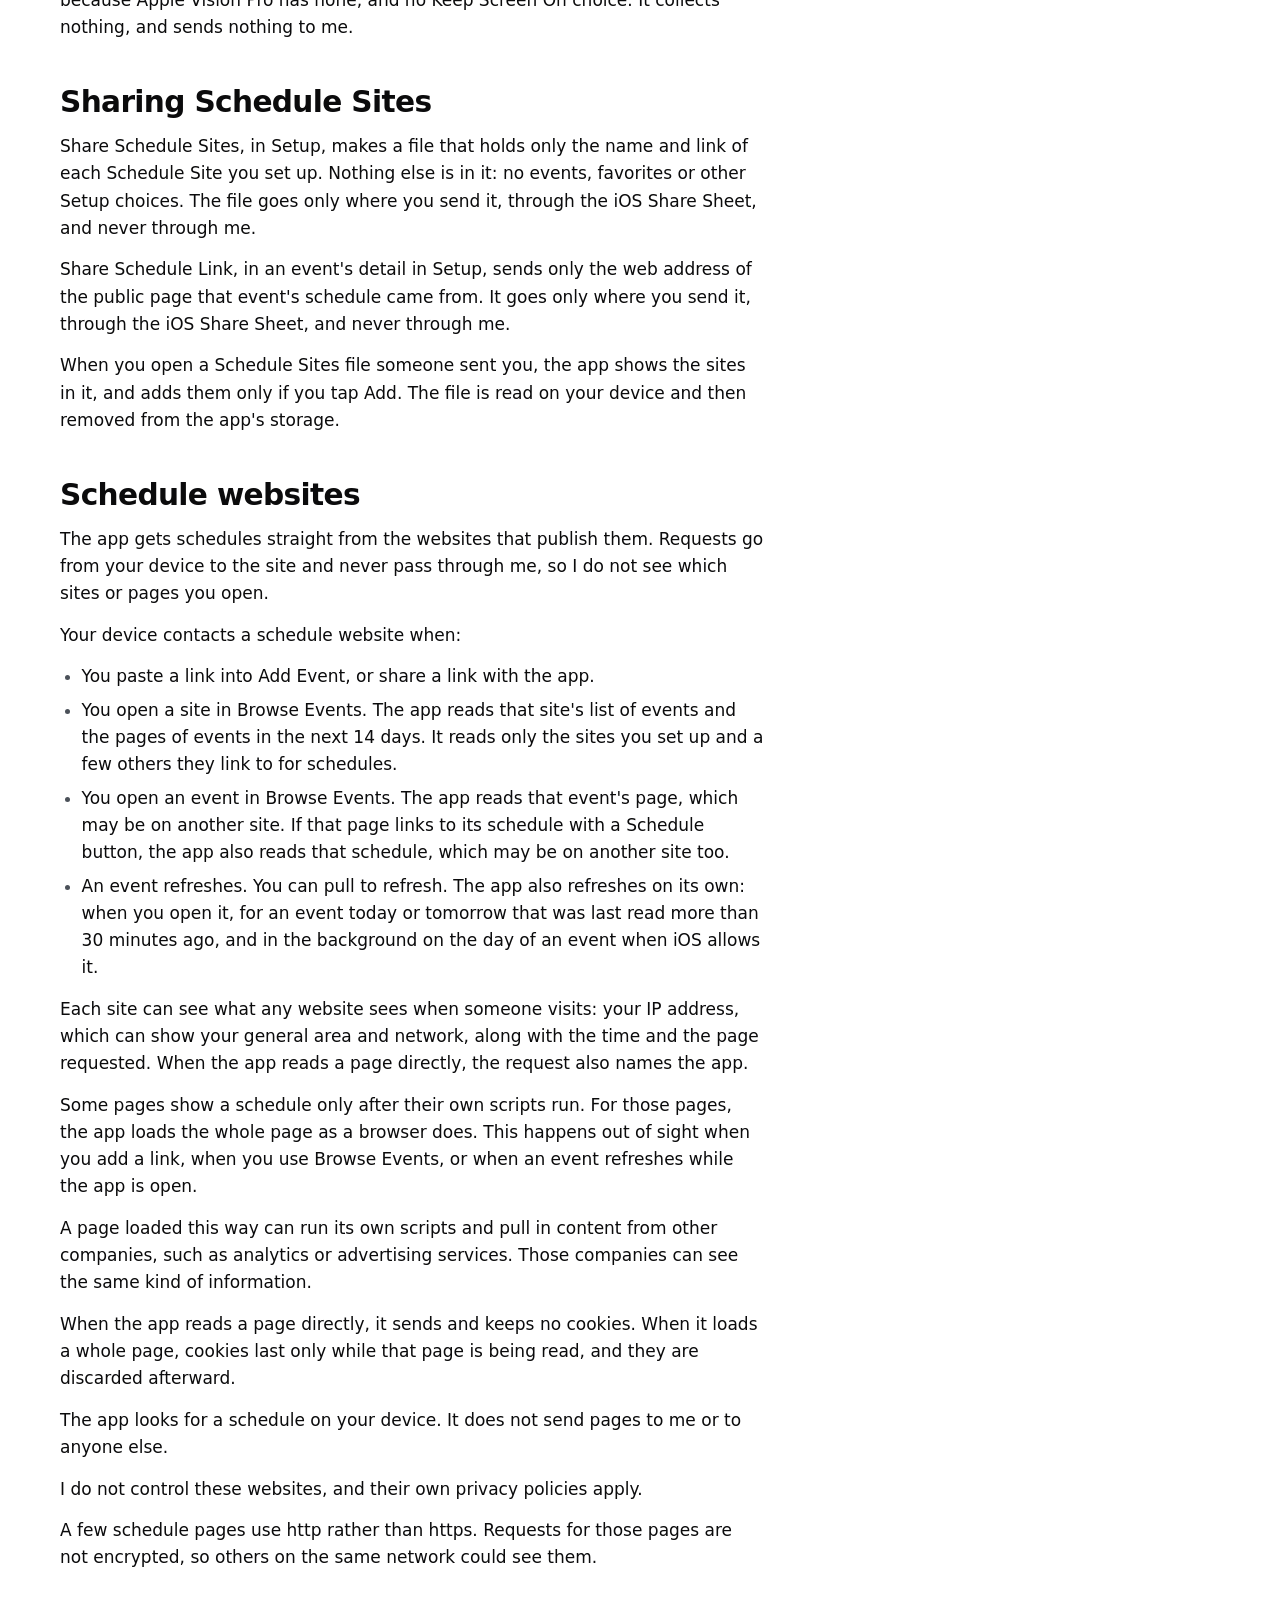
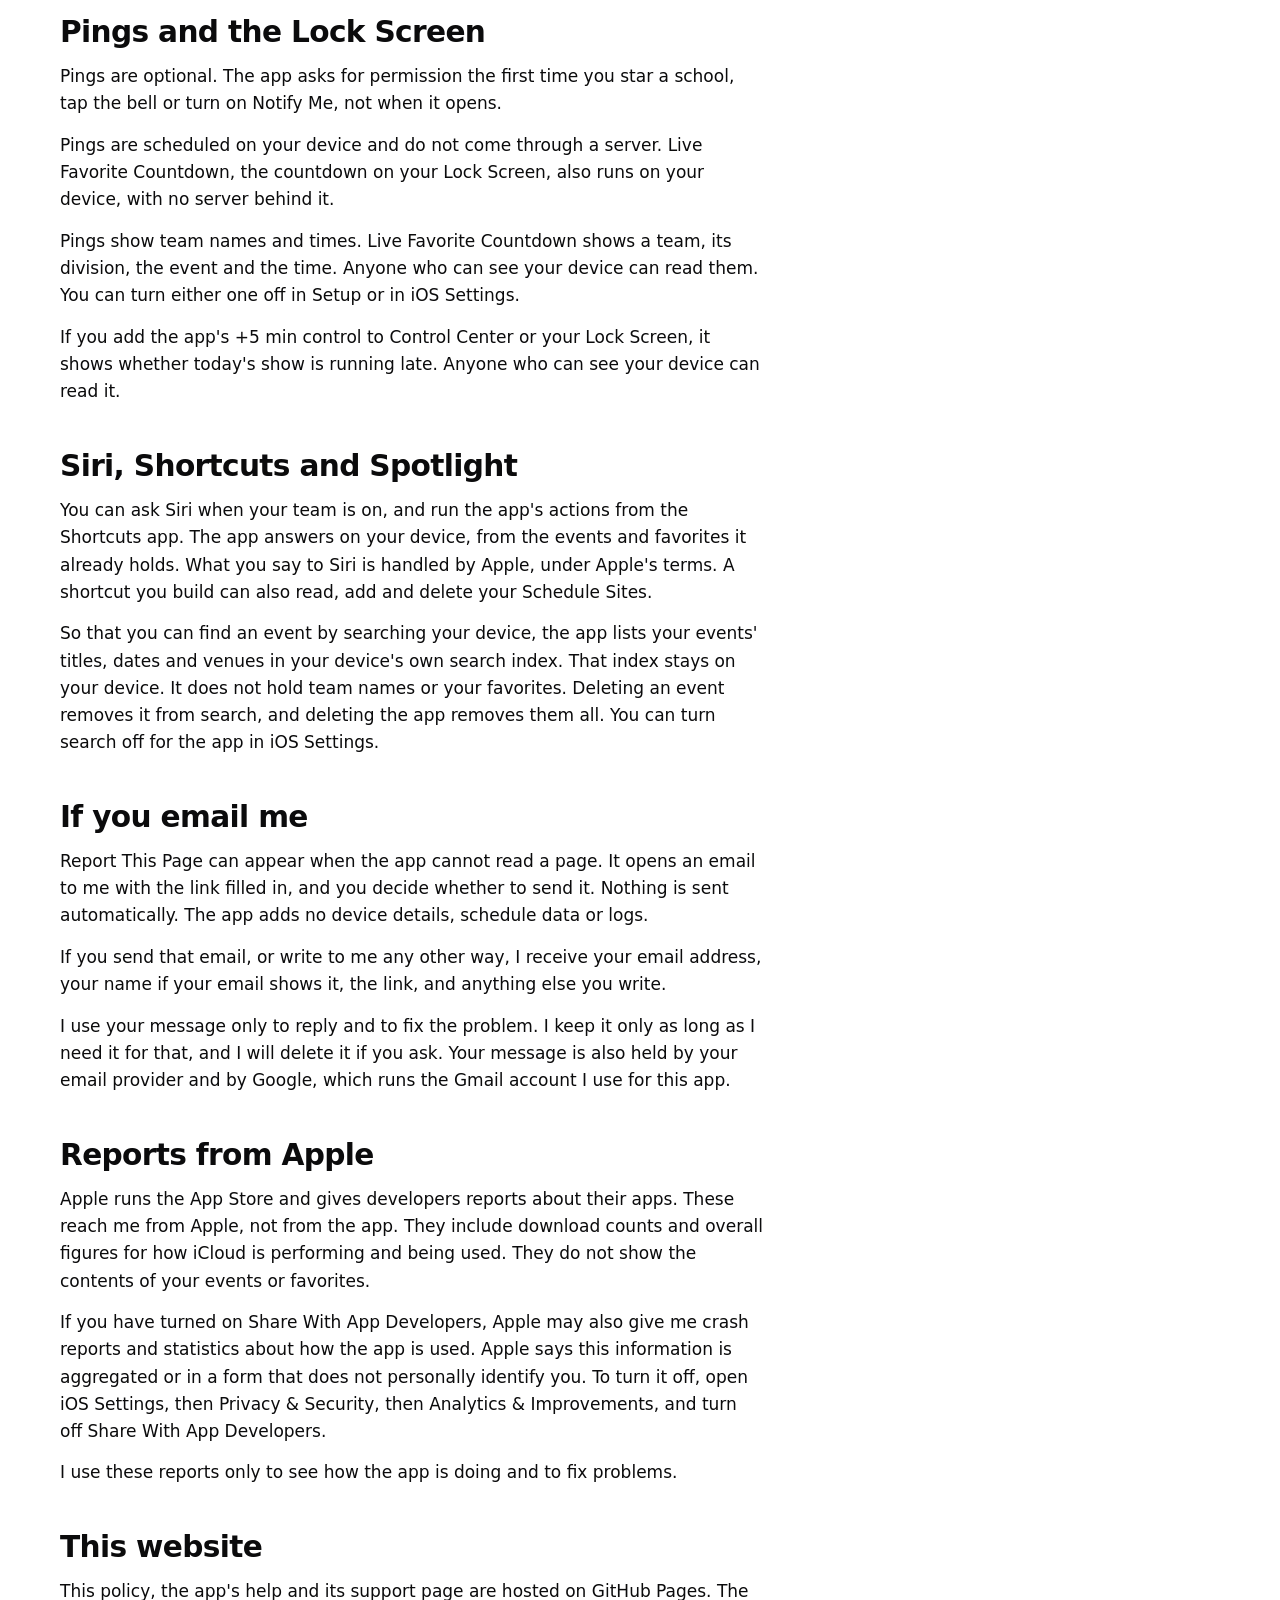
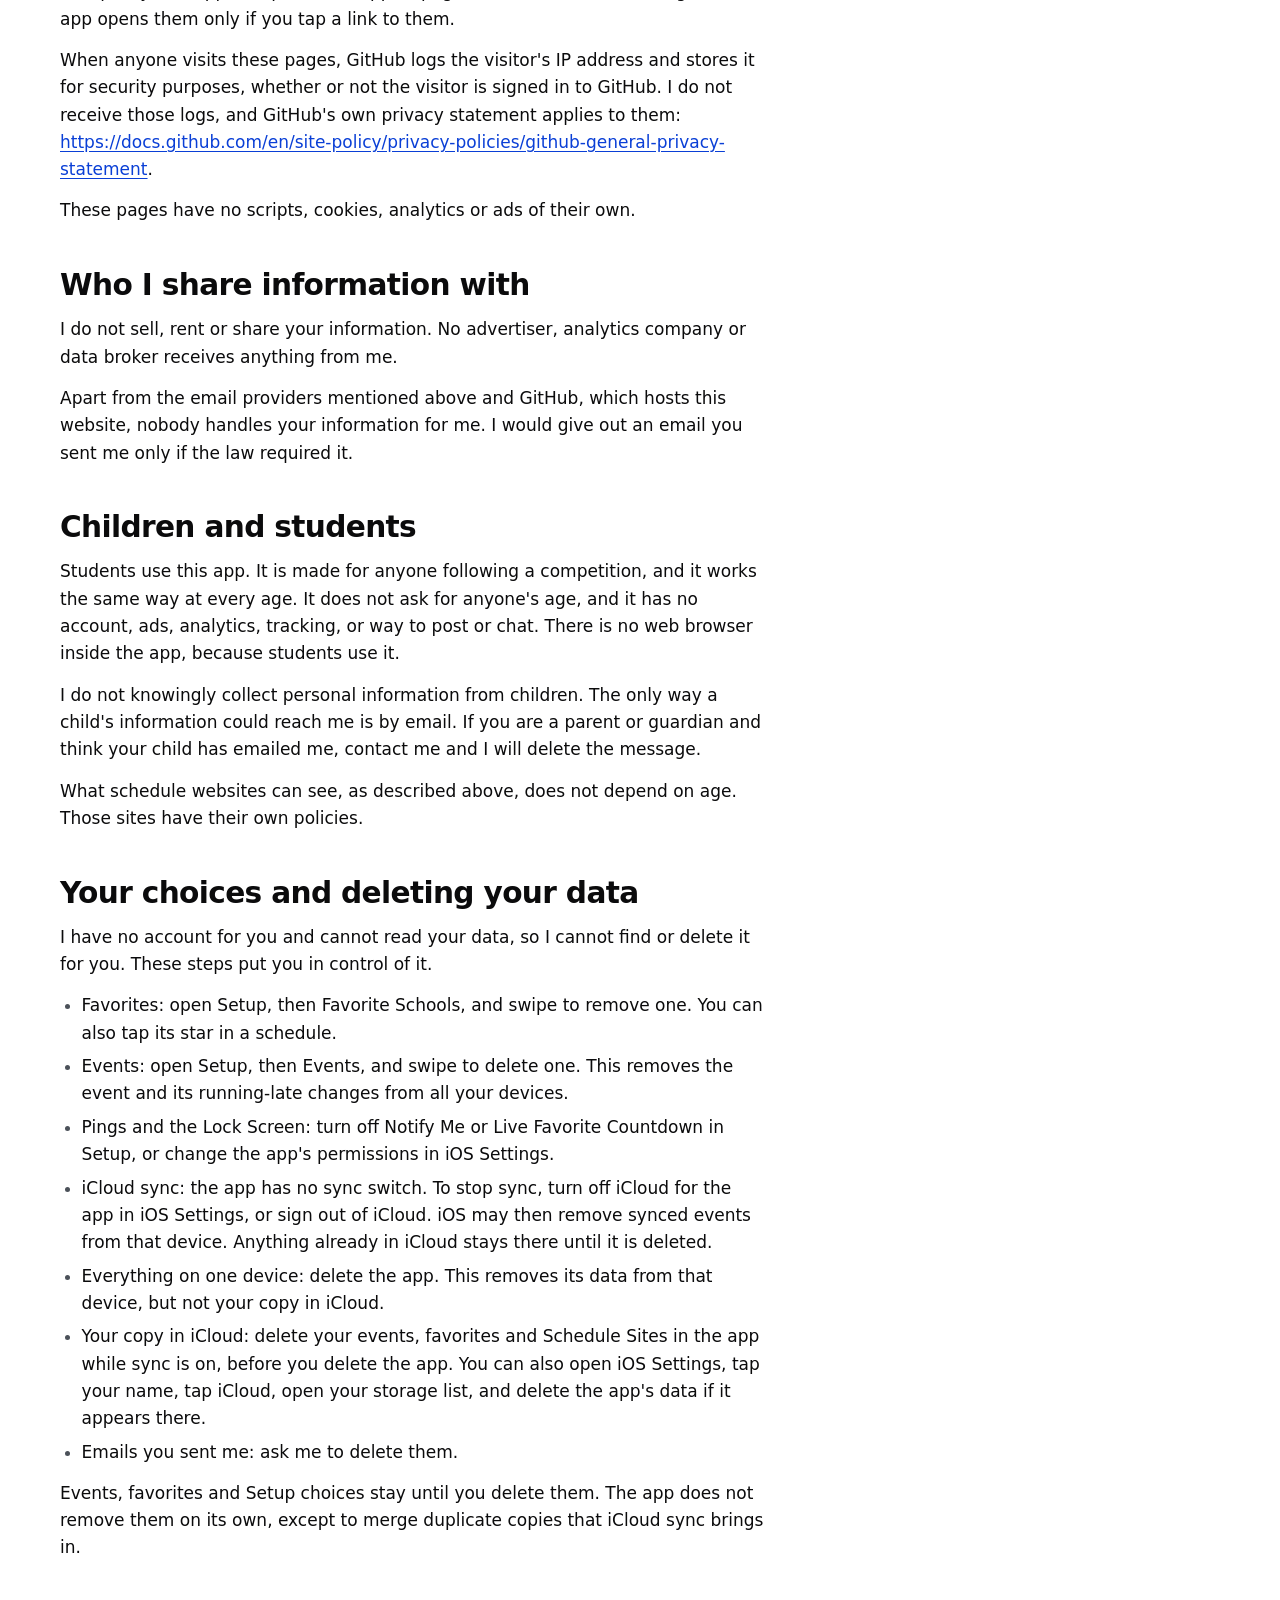
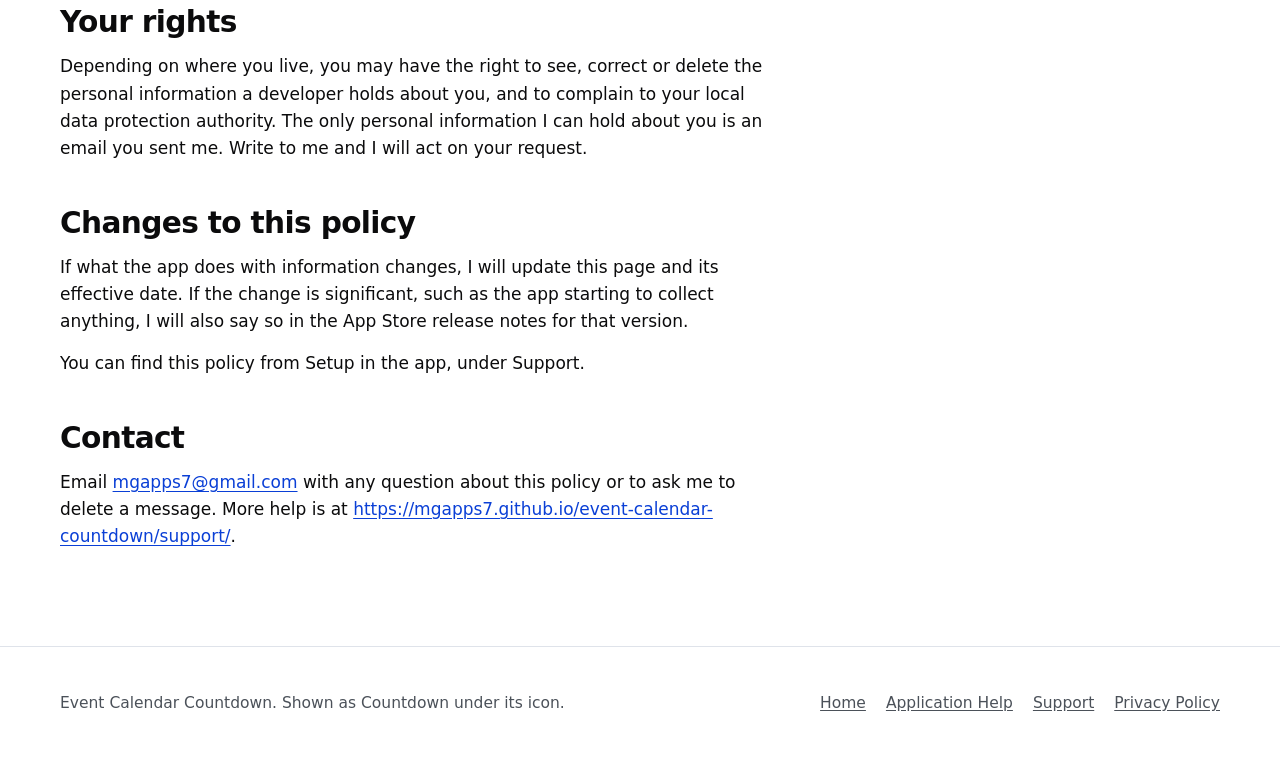
<file: privacy/index.html>
<!doctype html>
<html lang="en">
<head>
<meta charset="utf-8">
<meta name="viewport" content="width=device-width, initial-scale=1">
<meta http-equiv="Content-Security-Policy" content="default-src 'none'; img-src 'self'; style-src 'self'; base-uri 'none'; form-action 'none'">
<meta name="referrer" content="no-referrer">
<title>Privacy Policy · Event Calendar Countdown</title>
<meta name="description" content="How Event Calendar Countdown handles your information.">
<meta name="color-scheme" content="light dark">
<meta name="theme-color" content="#ffffff" media="(prefers-color-scheme: light)">
<meta name="theme-color" content="#0a0e13" media="(prefers-color-scheme: dark)">
<link rel="canonical" href="https://mgapps7.github.io/event-calendar-countdown/privacy/">
<meta property="og:type" content="website">
<meta property="og:site_name" content="Event Calendar Countdown">
<meta property="og:title" content="Privacy Policy · Event Calendar Countdown">
<meta property="og:description" content="How Event Calendar Countdown handles your information.">
<meta property="og:url" content="https://mgapps7.github.io/event-calendar-countdown/privacy/">
<meta property="og:image" content="https://mgapps7.github.io/event-calendar-countdown/assets/icon-512.png">
<link rel="icon" type="image/png" sizes="96x96" href="../assets/icon-96.png">
<link rel="apple-touch-icon" href="../assets/apple-touch-icon.png">
<link rel="stylesheet" href="../assets/site.css">
</head>
<body>
<a class="skip" href="#main">Skip to content</a>
<header class="site-header">
  <div class="wrap">
    <a class="brand" href="../">
      <img src="../assets/icon-96.png" width="36" height="36" alt="">
      <span>Event Calendar Countdown</span>
    </a>
    <nav class="site-nav" aria-label="Main">
      <ul>
        <li><a href="../help/">Help</a></li>
        <li><a href="../support/">Support</a></li>
        <li><a href="../privacy/" aria-current="page">Privacy</a></li>
      </ul>
    </nav>
  </div>
</header>
<main id="main">
<div class="doc-head">
  <div class="wrap">
    <h1>Event Calendar Countdown Privacy Policy</h1>
    <p>Effective date: November 15, 2026</p>
    <p>Event Calendar Countdown, shown as Countdown under its icon, is a free app for iPhone, iPad, Apple TV and Apple Vision Pro. On iPhone, iPad and Apple Vision Pro it reads a published marching band or color guard schedule from a web page, keeps it in the app, and counts down to the next team. I'm Michael Gonsalves, the developer who makes it.</p>
  </div>
</div>
<div class="wrap doc-layout">
  <nav class="toc" aria-labelledby="toc-title">
    <h2 id="toc-title">On this page</h2>
    <ol>
      <li><a href="#the-short-version">The short version</a></li>
      <li><a href="#what-i-collect">What I collect</a></li>
      <li><a href="#what-the-app-keeps-on-your-device">What the app keeps on your device</a></li>
      <li><a href="#icloud-sync">iCloud sync</a></li>
      <li><a href="#apple-tv">Apple TV</a></li>
      <li><a href="#apple-vision-pro">Apple Vision Pro</a></li>
      <li><a href="#sharing-schedule-sites">Sharing Schedule Sites</a></li>
      <li><a href="#schedule-websites">Schedule websites</a></li>
      <li><a href="#pings-and-the-lock-screen">Pings and the Lock Screen</a></li>
      <li><a href="#siri-shortcuts-and-spotlight">Siri, Shortcuts and Spotlight</a></li>
      <li><a href="#if-you-email-me">If you email me</a></li>
      <li><a href="#reports-from-apple">Reports from Apple</a></li>
      <li><a href="#this-website">This website</a></li>
      <li><a href="#who-i-share-information-with">Who I share information with</a></li>
      <li><a href="#children-and-students">Children and students</a></li>
      <li><a href="#your-choices-and-deleting-your-data">Your choices and deleting your data</a></li>
      <li><a href="#your-rights">Your rights</a></li>
      <li><a href="#changes-to-this-policy">Changes to this policy</a></li>
      <li><a href="#contact">Contact</a></li>
    </ol>
  </nav>
  <article class="prose">
<h2 id="the-short-version">The short version</h2>
<p>The app has no account, no analytics, no tracking, no ads and no purchases. I do not run a server for it.</p>
<p>Your events, favorites and Setup choices stay on your device. Events, favorites and the Schedule Sites you set up also sync through your own private iCloud storage if you use iCloud. I cannot read them.</p>
<p>The app does connect to schedule websites. Like any website, those sites can see your device's IP address and the page it asked for.</p>
<p>I receive information about you only if you choose to email me. Apple also gives me summary reports about the app, which are explained below.</p>
<h2 id="what-i-collect">What I collect</h2>
<p>Nothing you do in the app is sent to me. The app never asks for your name, email address or age, and it gives you no identifier.</p>
<p>The app does not ask for your location, contacts, photos, camera, microphone or calendar. The only permission it asks for is to send pings, which are its notifications. iOS may also ask once whether to allow the countdown on your Lock Screen.</p>
<p>The only third-party code in the app is an open-source library that reads web pages. It runs on your device and sends nothing anywhere.</p>
<h2 id="what-the-app-keeps-on-your-device">What the app keeps on your device</h2>
<ul>
  <li>Events you add: the title, venue, state, date, time zone, the schedule (team names, cities, divisions and times), the link it came from, and any corrections or running-late changes you make.</li>
  <li>Favorites: the name, city and state of each school you star, and when you starred it.</li>
  <li>Setup choices: your theme, your ping choices, Keep Screen On and Live Favorite Countdown.</li>
  <li>A few working notes, such as which event you last picked on Countdown and what a background refresh found.</li>
  <li>For the Next Favorite widget: a short list of your favorite teams that perform in the next week and of your coming events, with their times, so the widget can show them. It is made on your device and stays on it. If you put the widget on your Lock Screen, it can be read while your iPhone is locked.</li>
</ul>
<p>Schedules come from published pages. Your favorites are more personal, because they show which schools you care about. They are kept the same way as your events.</p>
<p>Nothing from a page is saved until you choose to add it.</p>
<p>The app sees a page open in Safari only if you share it with the app. It then reads that page on your device and keeps only the schedule, or only the link if you choose to save the link. What you share waits in the app's private storage until you open the app, and it is removed once it has been handled.</p>
<p>The app reads your clipboard only when you tap Paste.</p>
<p>If you back up your device, this information may be part of that backup.</p>
<h2 id="icloud-sync">iCloud sync</h2>
<p>If you are signed in to iCloud, your events, favorites and Schedule Sites sync between devices on the same Apple Account. Other Setup choices do not sync.</p>
<p>Events and favorites are kept in the private database of your own iCloud account, through Apple's CloudKit service, and they count toward your iCloud storage. Schedule Sites are kept in the app's own iCloud key-value storage, also in your account. I cannot read it.</p>
<p>Apple runs iCloud. Apple encrypts this data in transit and on its servers, and Apple's own terms and privacy policy apply to it. Apple's push service tells the app when iCloud has a change for it, so the app can stay up to date. That is the only use the app makes of push.</p>
<p>If you are not signed in to iCloud, the app works on that device alone. Setup shows the iCloud Sync status.</p>
<h2 id="apple-tv">Apple TV</h2>
<p>On Apple TV the app shows the events and favorites that your iCloud account already holds, so it shows only what you added on your iPhone or iPad. It reads no web pages, sends no notifications and has no Lock Screen countdown. It collects nothing, and sends nothing to me.</p>
<p>Each Apple TV user sees their own events and favorites, from their own iCloud account. Setup choices made on Apple TV stay on it.</p>
<p>The Top Shelf, the row above the app when you focus it on the Home Screen, can list your favorite teams that perform in the next day. That list is made on the Apple TV and stays on it. Because of how Apple TV runs the Top Shelf, it shows the favorites of the Apple TV's default user to everyone who uses that Apple TV.</p>
<p>To remove the app's data from an Apple TV, delete the app. Your copy in iCloud stays, as on iPhone and iPad.</p>
<h2 id="apple-vision-pro">Apple Vision Pro</h2>
<p>On Apple Vision Pro the app works as it does on iPad, and everything this policy says about iPhone and iPad applies to it. It has no Lock Screen countdown, because Apple Vision Pro has none, and no Keep Screen On choice. It collects nothing, and sends nothing to me.</p>
<h2 id="sharing-schedule-sites">Sharing Schedule Sites</h2>
<p>Share Schedule Sites, in Setup, makes a file that holds only the name and link of each Schedule Site you set up. Nothing else is in it: no events, favorites or other Setup choices. The file goes only where you send it, through the iOS Share Sheet, and never through me.</p>
<p>Share Schedule Link, in an event's detail in Setup, sends only the web address of the public page that event's schedule came from. It goes only where you send it, through the iOS Share Sheet, and never through me.</p>
<p>When you open a Schedule Sites file someone sent you, the app shows the sites in it, and adds them only if you tap Add. The file is read on your device and then removed from the app's storage.</p>
<h2 id="schedule-websites">Schedule websites</h2>
<p>The app gets schedules straight from the websites that publish them. Requests go from your device to the site and never pass through me, so I do not see which sites or pages you open.</p>
<p>Your device contacts a schedule website when:</p>
<ul>
  <li>You paste a link into Add Event, or share a link with the app.</li>
  <li>You open a site in Browse Events. The app reads that site's list of events and the pages of events in the next 14 days. It reads only the sites you set up and a few others they link to for schedules.</li>
  <li>You open an event in Browse Events. The app reads that event's page, which may be on another site. If that page links to its schedule with a Schedule button, the app also reads that schedule, which may be on another site too.</li>
  <li>An event refreshes. You can pull to refresh. The app also refreshes on its own: when you open it, for an event today or tomorrow that was last read more than 30 minutes ago, and in the background on the day of an event when iOS allows it.</li>
</ul>
<p>Each site can see what any website sees when someone visits: your IP address, which can show your general area and network, along with the time and the page requested. When the app reads a page directly, the request also names the app.</p>
<p>Some pages show a schedule only after their own scripts run. For those pages, the app loads the whole page as a browser does. This happens out of sight when you add a link, when you use Browse Events, or when an event refreshes while the app is open.</p>
<p>A page loaded this way can run its own scripts and pull in content from other companies, such as analytics or advertising services. Those companies can see the same kind of information.</p>
<p>When the app reads a page directly, it sends and keeps no cookies. When it loads a whole page, cookies last only while that page is being read, and they are discarded afterward.</p>
<p>The app looks for a schedule on your device. It does not send pages to me or to anyone else.</p>
<p>I do not control these websites, and their own privacy policies apply.</p>
<p>A few schedule pages use http rather than https. Requests for those pages are not encrypted, so others on the same network could see them.</p>
<h2 id="pings-and-the-lock-screen">Pings and the Lock Screen</h2>
<p>Pings are optional. The app asks for permission the first time you star a school, tap the bell or turn on Notify Me, not when it opens.</p>
<p>Pings are scheduled on your device and do not come through a server. Live Favorite Countdown, the countdown on your Lock Screen, also runs on your device, with no server behind it.</p>
<p>Pings show team names and times. Live Favorite Countdown shows a team, its division, the event and the time. Anyone who can see your device can read them. You can turn either one off in Setup or in iOS Settings.</p>
<p>If you add the app's +5 min control to Control Center or your Lock Screen, it shows whether today's show is running late. Anyone who can see your device can read it.</p>
<h2 id="siri-shortcuts-and-spotlight">Siri, Shortcuts and Spotlight</h2>
<p>You can ask Siri when your team is on, and run the app's actions from the Shortcuts app. The app answers on your device, from the events and favorites it already holds. What you say to Siri is handled by Apple, under Apple's terms. A shortcut you build can also read, add and delete your Schedule Sites.</p>
<p>So that you can find an event by searching your device, the app lists your events' titles, dates and venues in your device's own search index. That index stays on your device. It does not hold team names or your favorites. Deleting an event removes it from search, and deleting the app removes them all. You can turn search off for the app in iOS Settings.</p>
<h2 id="if-you-email-me">If you email me</h2>
<p>Report This Page can appear when the app cannot read a page. It opens an email to me with the link filled in, and you decide whether to send it. Nothing is sent automatically. The app adds no device details, schedule data or logs.</p>
<p>If you send that email, or write to me any other way, I receive your email address, your name if your email shows it, the link, and anything else you write.</p>
<p>I use your message only to reply and to fix the problem. I keep it only as long as I need it for that, and I will delete it if you ask. Your message is also held by your email provider and by Google, which runs the Gmail account I use for this app.</p>
<h2 id="reports-from-apple">Reports from Apple</h2>
<p>Apple runs the App Store and gives developers reports about their apps. These reach me from Apple, not from the app. They include download counts and overall figures for how iCloud is performing and being used. They do not show the contents of your events or favorites.</p>
<p>If you have turned on Share With App Developers, Apple may also give me crash reports and statistics about how the app is used. Apple says this information is aggregated or in a form that does not personally identify you. To turn it off, open iOS Settings, then Privacy &amp; Security, then Analytics &amp; Improvements, and turn off Share With App Developers.</p>
<p>I use these reports only to see how the app is doing and to fix problems.</p>
<h2 id="this-website">This website</h2>
<p>This policy, the app's help and its support page are hosted on GitHub Pages. The app opens them only if you tap a link to them.</p>
<p>When anyone visits these pages, GitHub logs the visitor's IP address and stores it for security purposes, whether or not the visitor is signed in to GitHub. I do not receive those logs, and GitHub's own privacy statement applies to them: <a href="https://docs.github.com/en/site-policy/privacy-policies/github-general-privacy-statement">https://docs.github.com/en/site-policy/privacy-policies/github-general-privacy-statement</a>.</p>
<p>These pages have no scripts, cookies, analytics or ads of their own.</p>
<h2 id="who-i-share-information-with">Who I share information with</h2>
<p>I do not sell, rent or share your information. No advertiser, analytics company or data broker receives anything from me.</p>
<p>Apart from the email providers mentioned above and GitHub, which hosts this website, nobody handles your information for me. I would give out an email you sent me only if the law required it.</p>
<h2 id="children-and-students">Children and students</h2>
<p>Students use this app. It is made for anyone following a competition, and it works the same way at every age. It does not ask for anyone's age, and it has no account, ads, analytics, tracking, or way to post or chat. There is no web browser inside the app, because students use it.</p>
<p>I do not knowingly collect personal information from children. The only way a child's information could reach me is by email. If you are a parent or guardian and think your child has emailed me, contact me and I will delete the message.</p>
<p>What schedule websites can see, as described above, does not depend on age. Those sites have their own policies.</p>
<h2 id="your-choices-and-deleting-your-data">Your choices and deleting your data</h2>
<p>I have no account for you and cannot read your data, so I cannot find or delete it for you. These steps put you in control of it.</p>
<ul>
  <li>Favorites: open Setup, then Favorite Schools, and swipe to remove one. You can also tap its star in a schedule.</li>
  <li>Events: open Setup, then Events, and swipe to delete one. This removes the event and its running-late changes from all your devices.</li>
  <li>Pings and the Lock Screen: turn off Notify Me or Live Favorite Countdown in Setup, or change the app's permissions in iOS Settings.</li>
  <li>iCloud sync: the app has no sync switch. To stop sync, turn off iCloud for the app in iOS Settings, or sign out of iCloud. iOS may then remove synced events from that device. Anything already in iCloud stays there until it is deleted.</li>
  <li>Everything on one device: delete the app. This removes its data from that device, but not your copy in iCloud.</li>
  <li>Your copy in iCloud: delete your events, favorites and Schedule Sites in the app while sync is on, before you delete the app. You can also open iOS Settings, tap your name, tap iCloud, open your storage list, and delete the app's data if it appears there.</li>
  <li>Emails you sent me: ask me to delete them.</li>
</ul>
<p>Events, favorites and Setup choices stay until you delete them. The app does not remove them on its own, except to merge duplicate copies that iCloud sync brings in.</p>
<h2 id="your-rights">Your rights</h2>
<p>Depending on where you live, you may have the right to see, correct or delete the personal information a developer holds about you, and to complain to your local data protection authority. The only personal information I can hold about you is an email you sent me. Write to me and I will act on your request.</p>
<h2 id="changes-to-this-policy">Changes to this policy</h2>
<p>If what the app does with information changes, I will update this page and its effective date. If the change is significant, such as the app starting to collect anything, I will also say so in the App Store release notes for that version.</p>
<p>You can find this policy from Setup in the app, under Support.</p>
<h2 id="contact">Contact</h2>
<p>Email <a href="mailto:mgapps7@gmail.com">mgapps7@gmail.com</a> with any question about this policy or to ask me to delete a message. More help is at <a href="https://mgapps7.github.io/event-calendar-countdown/support/">https://mgapps7.github.io/event-calendar-countdown/support/</a>.</p>
  </article>
</div>
</main>
<footer class="site-footer">
  <div class="wrap">
    <p>Event Calendar Countdown. Shown as Countdown under its icon.</p>
    <ul>
      <li><a href="../">Home</a></li>
      <li><a href="../help/">Application Help</a></li>
      <li><a href="../support/">Support</a></li>
      <li><a href="../privacy/">Privacy Policy</a></li>
    </ul>
  </div>
</footer>
</body>
</html>
</file>
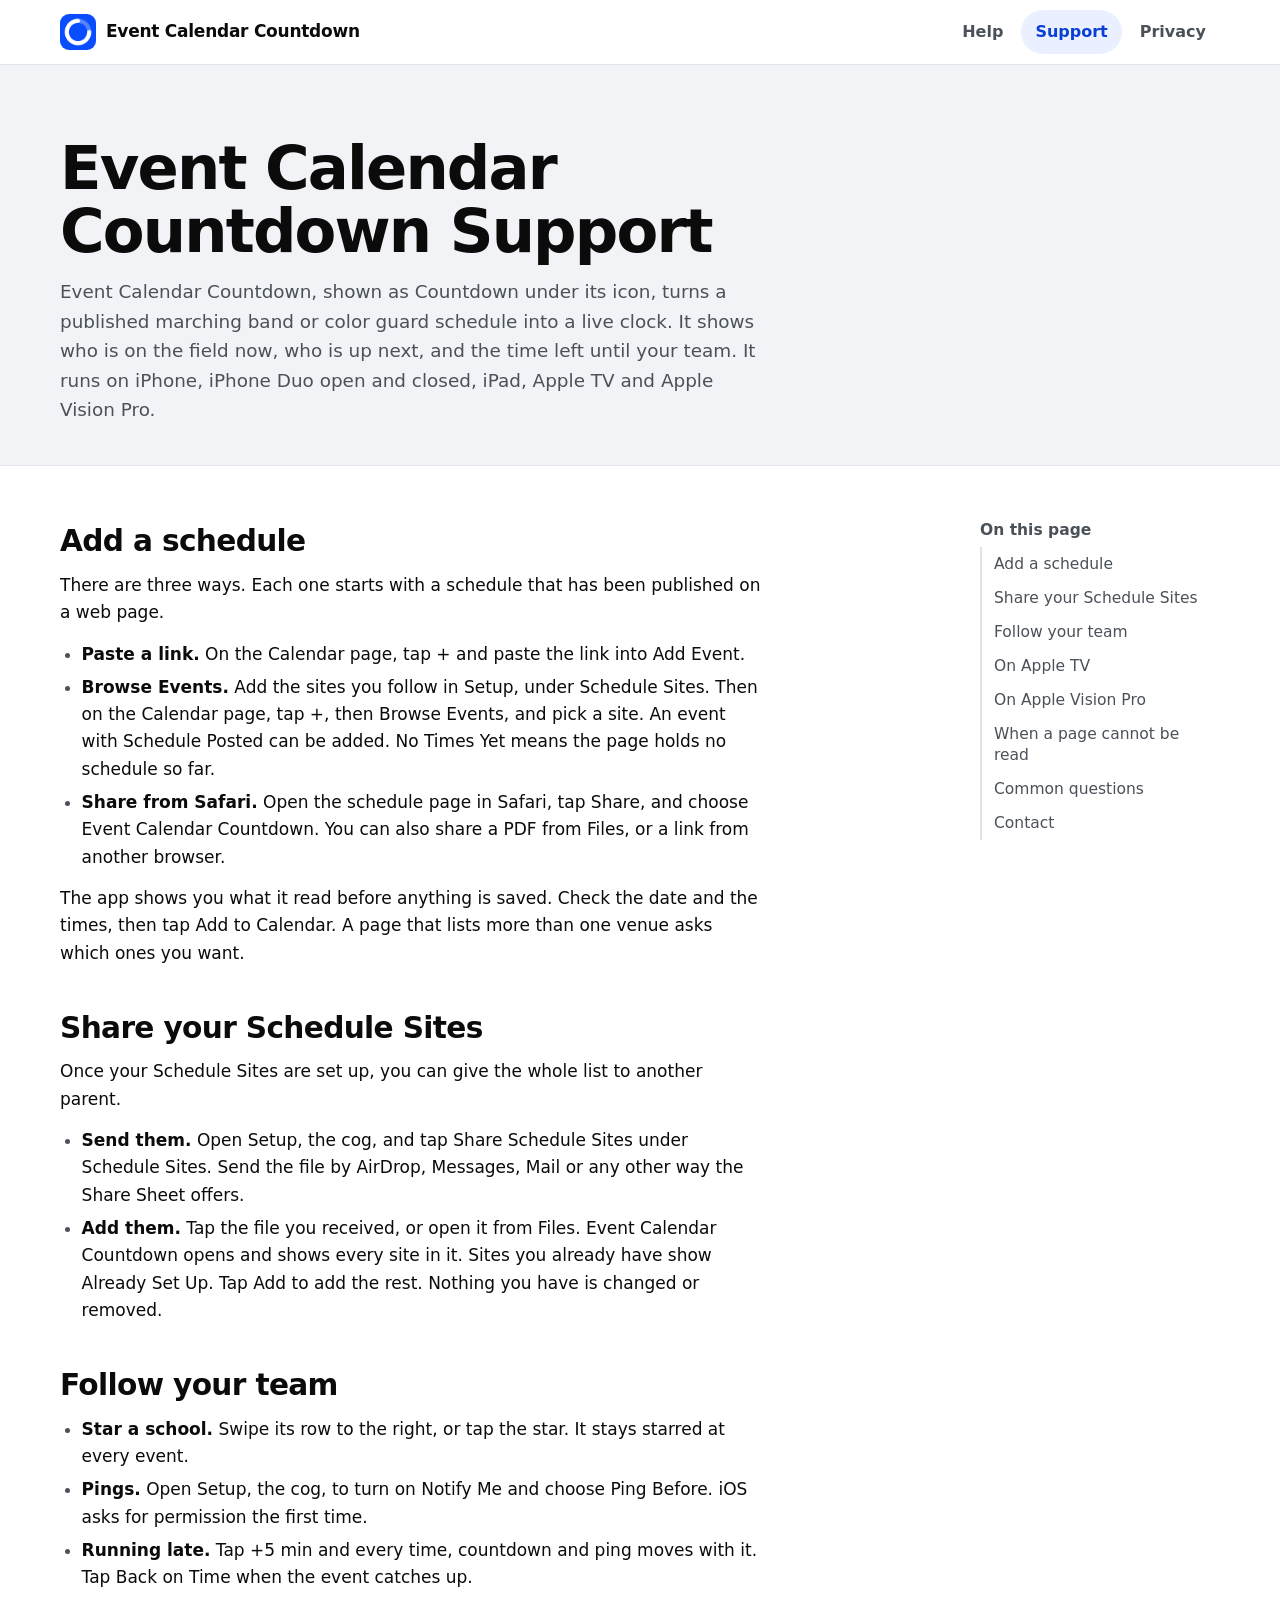
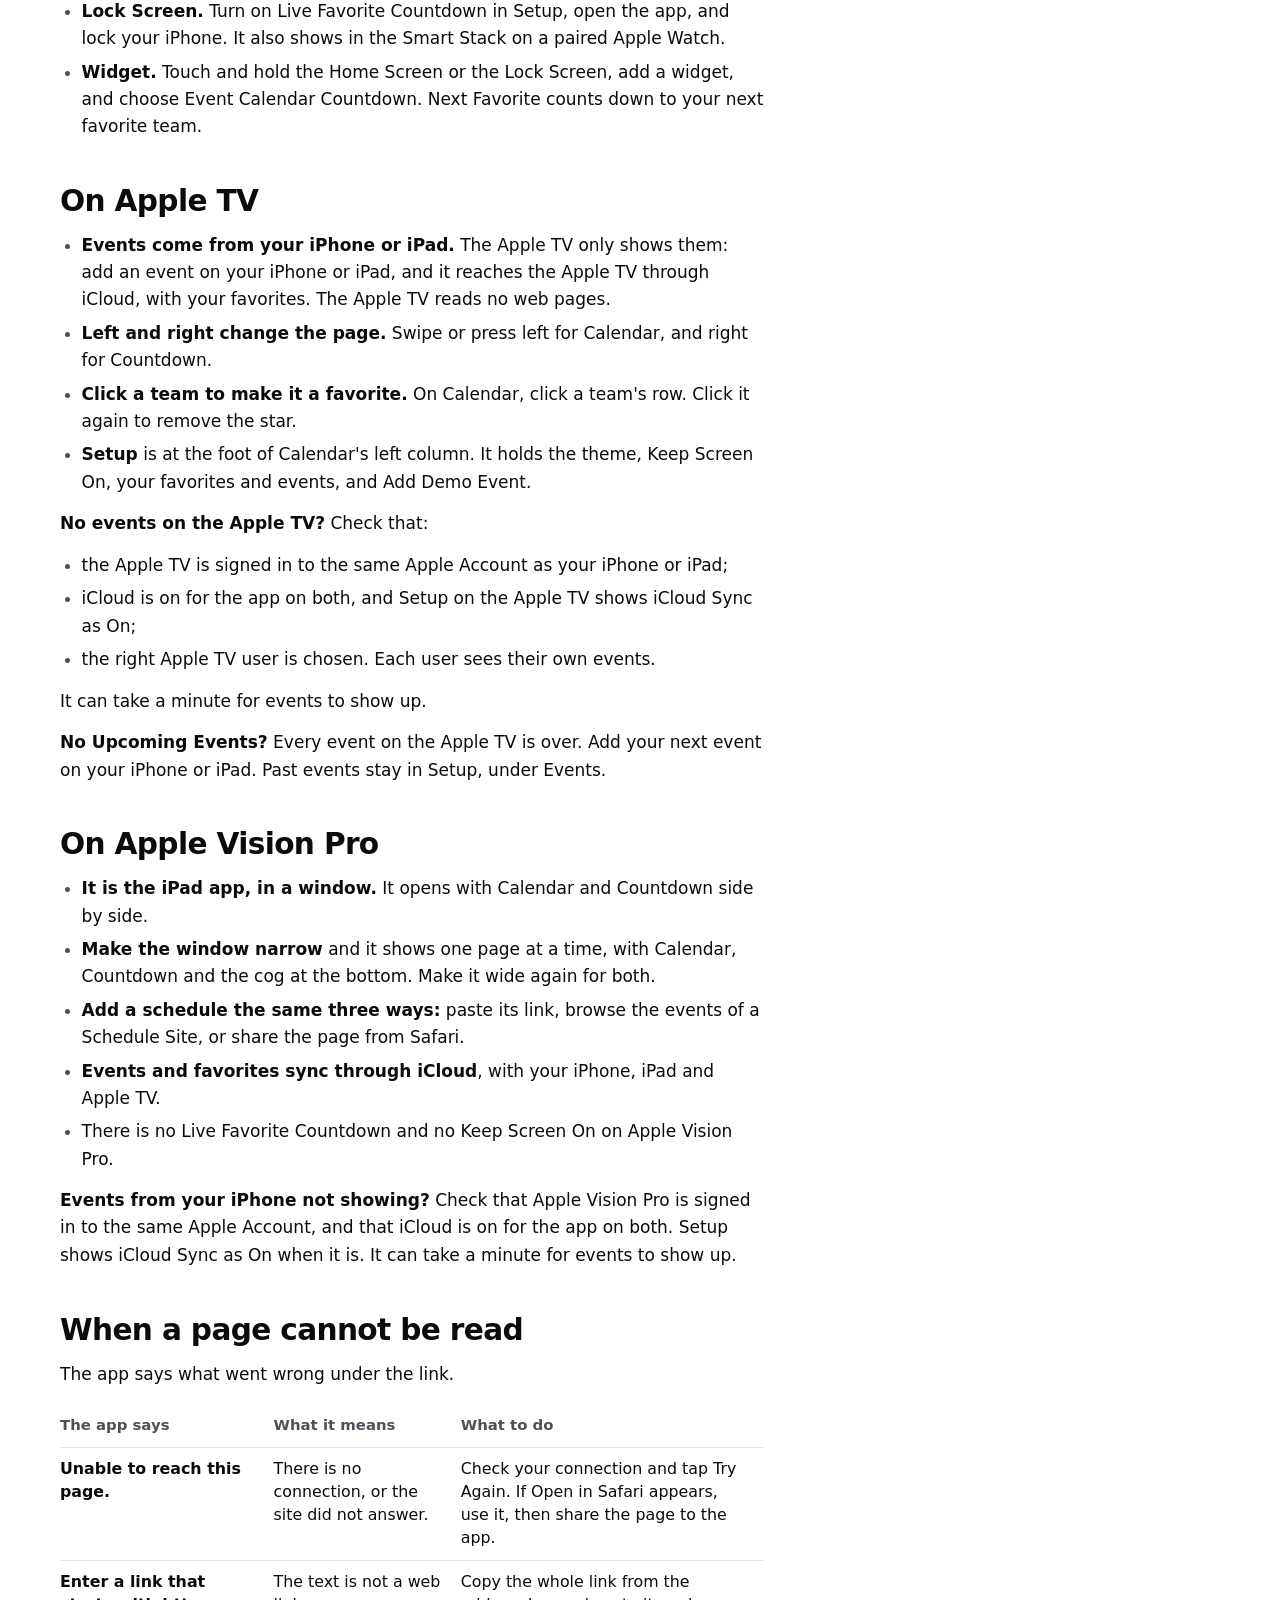
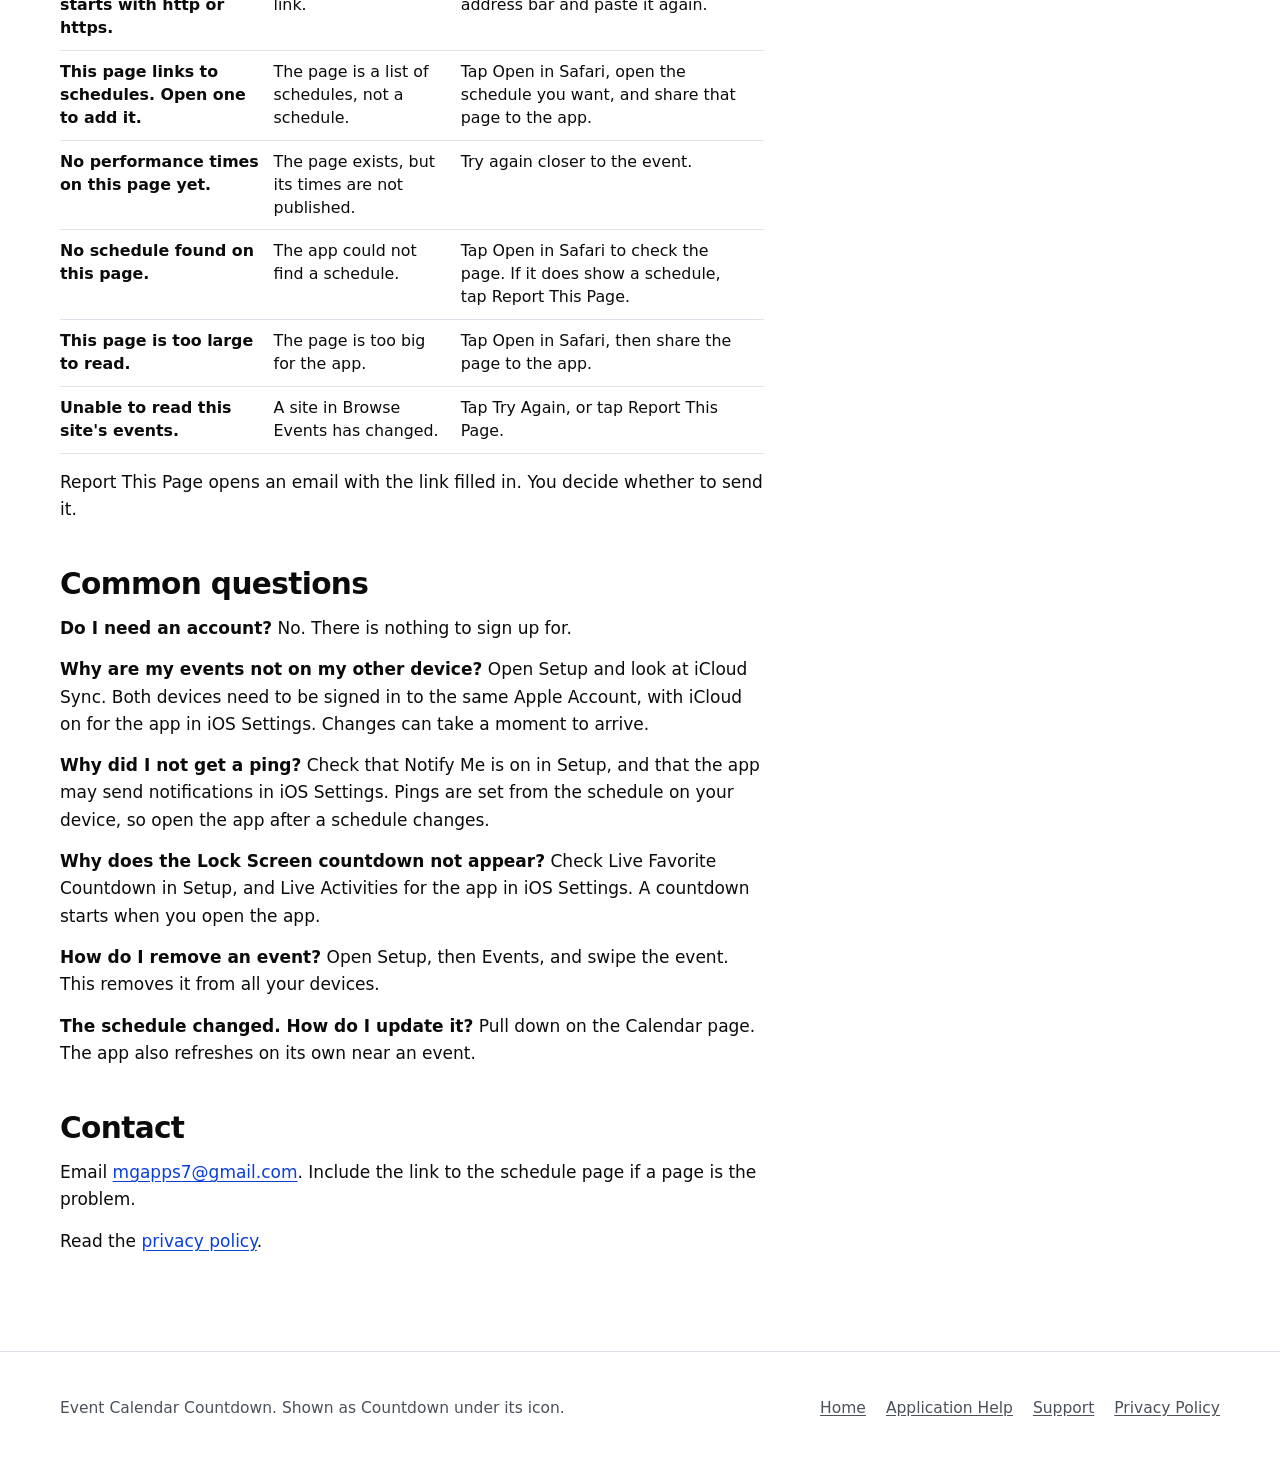
<file: support/index.html>
<!doctype html>
<html lang="en">
<head>
<meta charset="utf-8">
<meta name="viewport" content="width=device-width, initial-scale=1">
<meta http-equiv="Content-Security-Policy" content="default-src 'none'; img-src 'self'; style-src 'self'; base-uri 'none'; form-action 'none'">
<meta name="referrer" content="no-referrer">
<title>Support · Event Calendar Countdown</title>
<meta name="description" content="Add a schedule, follow your team, and find out what to do when a page cannot be read.">
<meta name="color-scheme" content="light dark">
<meta name="theme-color" content="#ffffff" media="(prefers-color-scheme: light)">
<meta name="theme-color" content="#0a0e13" media="(prefers-color-scheme: dark)">
<link rel="canonical" href="https://mgapps7.github.io/event-calendar-countdown/support/">
<meta property="og:type" content="website">
<meta property="og:site_name" content="Event Calendar Countdown">
<meta property="og:title" content="Support · Event Calendar Countdown">
<meta property="og:description" content="Add a schedule, follow your team, and find out what to do when a page cannot be read.">
<meta property="og:url" content="https://mgapps7.github.io/event-calendar-countdown/support/">
<meta property="og:image" content="https://mgapps7.github.io/event-calendar-countdown/assets/icon-512.png">
<link rel="icon" type="image/png" sizes="96x96" href="../assets/icon-96.png">
<link rel="apple-touch-icon" href="../assets/apple-touch-icon.png">
<link rel="stylesheet" href="../assets/site.css">
</head>
<body>
<a class="skip" href="#main">Skip to content</a>
<header class="site-header">
  <div class="wrap">
    <a class="brand" href="../">
      <img src="../assets/icon-96.png" width="36" height="36" alt="">
      <span>Event Calendar Countdown</span>
    </a>
    <nav class="site-nav" aria-label="Main">
      <ul>
        <li><a href="../help/">Help</a></li>
        <li><a href="../support/" aria-current="page">Support</a></li>
        <li><a href="../privacy/">Privacy</a></li>
      </ul>
    </nav>
  </div>
</header>
<main id="main">
<div class="doc-head">
  <div class="wrap">
    <h1>Event Calendar Countdown Support</h1>
    <p>Event Calendar Countdown, shown as Countdown under its icon, turns a published marching band or color guard schedule into a live clock. It shows who is on the field now, who is up next, and the time left until your team. It runs on iPhone, iPhone Duo open and closed, iPad, Apple TV and Apple Vision Pro.</p>
  </div>
</div>
<div class="wrap doc-layout">
  <nav class="toc" aria-labelledby="toc-title">
    <h2 id="toc-title">On this page</h2>
    <ol>
      <li><a href="#add-a-schedule">Add a schedule</a></li>
      <li><a href="#share-your-schedule-sites">Share your Schedule Sites</a></li>
      <li><a href="#follow-your-team">Follow your team</a></li>
      <li><a href="#on-apple-tv">On Apple TV</a></li>
      <li><a href="#on-apple-vision-pro">On Apple Vision Pro</a></li>
      <li><a href="#when-a-page-cannot-be-read">When a page cannot be read</a></li>
      <li><a href="#common-questions">Common questions</a></li>
      <li><a href="#contact">Contact</a></li>
    </ol>
  </nav>
  <article class="prose">
<h2 id="add-a-schedule">Add a schedule</h2>
<p>There are three ways. Each one starts with a schedule that has been published on a web page.</p>
<ul>
  <li><strong>Paste a link.</strong> On the Calendar page, tap + and paste the link into Add Event.</li>
  <li><strong>Browse Events.</strong> Add the sites you follow in Setup, under Schedule Sites. Then on the Calendar page, tap +, then Browse Events, and pick a site. An event with Schedule Posted can be added. No Times Yet means the page holds no schedule so far.</li>
  <li><strong>Share from Safari.</strong> Open the schedule page in Safari, tap Share, and choose Event Calendar Countdown. You can also share a PDF from Files, or a link from another browser.</li>
</ul>
<p>The app shows you what it read before anything is saved. Check the date and the times, then tap Add to Calendar. A page that lists more than one venue asks which ones you want.</p>
<h2 id="share-your-schedule-sites">Share your Schedule Sites</h2>
<p>Once your Schedule Sites are set up, you can give the whole list to another parent.</p>
<ul>
  <li><strong>Send them.</strong> Open Setup, the cog, and tap Share Schedule Sites under Schedule Sites. Send the file by AirDrop, Messages, Mail or any other way the Share Sheet offers.</li>
  <li><strong>Add them.</strong> Tap the file you received, or open it from Files. Event Calendar Countdown opens and shows every site in it. Sites you already have show Already Set Up. Tap Add to add the rest. Nothing you have is changed or removed.</li>
</ul>
<h2 id="follow-your-team">Follow your team</h2>
<ul>
  <li><strong>Star a school.</strong> Swipe its row to the right, or tap the star. It stays starred at every event.</li>
  <li><strong>Pings.</strong> Open Setup, the cog, to turn on Notify Me and choose Ping Before. iOS asks for permission the first time.</li>
  <li><strong>Running late.</strong> Tap +5 min and every time, countdown and ping moves with it. Tap Back on Time when the event catches up.</li>
  <li><strong>Lock Screen.</strong> Turn on Live Favorite Countdown in Setup, open the app, and lock your iPhone. It also shows in the Smart Stack on a paired Apple Watch.</li>
  <li><strong>Widget.</strong> Touch and hold the Home Screen or the Lock Screen, add a widget, and choose Event Calendar Countdown. Next Favorite counts down to your next favorite team.</li>
</ul>
<h2 id="on-apple-tv">On Apple TV</h2>
<ul>
  <li><strong>Events come from your iPhone or iPad.</strong> The Apple TV only shows them: add an event on your iPhone or iPad, and it reaches the Apple TV through iCloud, with your favorites. The Apple TV reads no web pages.</li>
  <li><strong>Left and right change the page.</strong> Swipe or press left for Calendar, and right for Countdown.</li>
  <li><strong>Click a team to make it a favorite.</strong> On Calendar, click a team's row. Click it again to remove the star.</li>
  <li><strong>Setup</strong> is at the foot of Calendar's left column. It holds the theme, Keep Screen On, your favorites and events, and Add Demo Event.</li>
</ul>
<p><strong>No events on the Apple TV?</strong> Check that:</p>
<ul>
  <li>the Apple TV is signed in to the same Apple Account as your iPhone or iPad;</li>
  <li>iCloud is on for the app on both, and Setup on the Apple TV shows iCloud Sync as On;</li>
  <li>the right Apple TV user is chosen. Each user sees their own events.</li>
</ul>
<p>It can take a minute for events to show up.</p>
<p><strong>No Upcoming Events?</strong> Every event on the Apple TV is over. Add your next event on your iPhone or iPad. Past events stay in Setup, under Events.</p>
<h2 id="on-apple-vision-pro">On Apple Vision Pro</h2>
<ul>
  <li><strong>It is the iPad app, in a window.</strong> It opens with Calendar and Countdown side by side.</li>
  <li><strong>Make the window narrow</strong> and it shows one page at a time, with Calendar, Countdown and the cog at the bottom. Make it wide again for both.</li>
  <li><strong>Add a schedule the same three ways:</strong> paste its link, browse the events of a Schedule Site, or share the page from Safari.</li>
  <li><strong>Events and favorites sync through iCloud</strong>, with your iPhone, iPad and Apple TV.</li>
  <li>There is no Live Favorite Countdown and no Keep Screen On on Apple Vision Pro.</li>
</ul>
<p><strong>Events from your iPhone not showing?</strong> Check that Apple Vision Pro is signed in to the same Apple Account, and that iCloud is on for the app on both. Setup shows iCloud Sync as On when it is. It can take a minute for events to show up.</p>
<h2 id="when-a-page-cannot-be-read">When a page cannot be read</h2>
<p>The app says what went wrong under the link.</p>
<table class="stack">
  <thead><tr><th scope="col">The app says</th><th scope="col">What it means</th><th scope="col">What to do</th></tr></thead>
  <tbody>
    <tr><td data-label="The app says">Unable to reach this page.</td><td data-label="What it means">There is no connection, or the site did not answer.</td><td data-label="What to do">Check your connection and tap Try Again. If Open in Safari appears, use it, then share the page to the app.</td></tr>
    <tr><td data-label="The app says">Enter a link that starts with http or https.</td><td data-label="What it means">The text is not a web link.</td><td data-label="What to do">Copy the whole link from the address bar and paste it again.</td></tr>
    <tr><td data-label="The app says">This page links to schedules. Open one to add it.</td><td data-label="What it means">The page is a list of schedules, not a schedule.</td><td data-label="What to do">Tap Open in Safari, open the schedule you want, and share that page to the app.</td></tr>
    <tr><td data-label="The app says">No performance times on this page yet.</td><td data-label="What it means">The page exists, but its times are not published.</td><td data-label="What to do">Try again closer to the event.</td></tr>
    <tr><td data-label="The app says">No schedule found on this page.</td><td data-label="What it means">The app could not find a schedule.</td><td data-label="What to do">Tap Open in Safari to check the page. If it does show a schedule, tap Report This Page.</td></tr>
    <tr><td data-label="The app says">This page is too large to read.</td><td data-label="What it means">The page is too big for the app.</td><td data-label="What to do">Tap Open in Safari, then share the page to the app.</td></tr>
    <tr><td data-label="The app says">Unable to read this site's events.</td><td data-label="What it means">A site in Browse Events has changed.</td><td data-label="What to do">Tap Try Again, or tap Report This Page.</td></tr>
  </tbody>
</table>
<p>Report This Page opens an email with the link filled in. You decide whether to send it.</p>
<h2 id="common-questions">Common questions</h2>
<p><strong>Do I need an account?</strong> No. There is nothing to sign up for.</p>
<p><strong>Why are my events not on my other device?</strong> Open Setup and look at iCloud Sync. Both devices need to be signed in to the same Apple Account, with iCloud on for the app in iOS Settings. Changes can take a moment to arrive.</p>
<p><strong>Why did I not get a ping?</strong> Check that Notify Me is on in Setup, and that the app may send notifications in iOS Settings. Pings are set from the schedule on your device, so open the app after a schedule changes.</p>
<p><strong>Why does the Lock Screen countdown not appear?</strong> Check Live Favorite Countdown in Setup, and Live Activities for the app in iOS Settings. A countdown starts when you open the app.</p>
<p><strong>How do I remove an event?</strong> Open Setup, then Events, and swipe the event. This removes it from all your devices.</p>
<p><strong>The schedule changed. How do I update it?</strong> Pull down on the Calendar page. The app also refreshes on its own near an event.</p>
<h2 id="contact">Contact</h2>
<p>Email <a href="mailto:mgapps7@gmail.com">mgapps7@gmail.com</a>. Include the link to the schedule page if a page is the problem.</p>
<p>Read the <a href="../privacy/">privacy policy</a>.</p>
  </article>
</div>
</main>
<footer class="site-footer">
  <div class="wrap">
    <p>Event Calendar Countdown. Shown as Countdown under its icon.</p>
    <ul>
      <li><a href="../">Home</a></li>
      <li><a href="../help/">Application Help</a></li>
      <li><a href="../support/">Support</a></li>
      <li><a href="../privacy/">Privacy Policy</a></li>
    </ul>
  </div>
</footer>
</body>
</html>
</file>
<file: assets/site.css>
/* Event Calendar Countdown. Light is the app's Daylight theme, dark is its Field Lights theme. */

:root {
  color-scheme: light dark;

  --bg: #ffffff;
  --bg-soft: #f2f3f6;
  --card: #ffffff;
  --text: #0b0b0c;
  --muted: #4b5159;
  --accent: #0a4dff;
  --accent-text: #0a3fd6;
  --accent-soft: #eaf0ff;
  --on-accent: #ffffff;
  --track: #e4e8ee;
  --line: #dfe3ea;
  --star: #e2a400;
  --favorite: #fff6dc;
  --favorite-text: #4a3700;
  --bezel: #101216;
  --shadow: 0 24px 60px -24px rgb(12 24 60 / 0.35);
  --header: rgb(255 255 255 / 0.82);

  --sans: system-ui, -apple-system, "SF Pro Text", "Segoe UI", Roboto, "Helvetica Neue", Arial, sans-serif;
  --gutter: clamp(16px, 4vw, 40px);
  --wide: 1160px;
  --prose: 44rem;
}

@media (prefers-color-scheme: dark) {
  :root {
    --bg: #0a0e13;
    --bg-soft: #10161d;
    --card: #141a21;
    --text: #f3f6f9;
    --muted: #a9b8c7;
    --accent: #37e08a;
    --accent-text: #37e08a;
    --accent-soft: #12281f;
    --on-accent: #06130c;
    --track: #1b232c;
    --line: #27313c;
    --star: #ffc53d;
    --favorite: #2b2410;
    --favorite-text: #ffe6a6;
    --bezel: #252c35;
    --shadow: 0 24px 60px -24px rgb(0 0 0 / 0.8);
    --header: rgb(10 14 19 / 0.82);
  }
}

*,
*::before,
*::after {
  box-sizing: border-box;
}

html {
  -webkit-text-size-adjust: 100%;
  text-size-adjust: 100%;
  scroll-padding-top: 84px;
}

body {
  margin: 0;
  background: var(--bg);
  color: var(--text);
  font-family: var(--sans);
  font-size: 1.0625rem;
  line-height: 1.6;
  -webkit-font-smoothing: antialiased;
  overflow-wrap: break-word;
}

img,
svg {
  display: block;
  max-width: 100%;
  height: auto;
}

a {
  color: var(--accent-text);
  text-underline-offset: 0.16em;
}

a:hover {
  text-decoration-thickness: 2px;
}

:focus-visible {
  outline: 3px solid var(--accent);
  outline-offset: 3px;
  border-radius: 4px;
}

h1,
h2,
h3 {
  margin: 0;
  font-weight: 800;
  letter-spacing: -0.022em;
  line-height: 1.1;
  text-wrap: balance;
}

p {
  margin: 0;
}

.visually-hidden {
  position: absolute;
  width: 1px;
  height: 1px;
  margin: -1px;
  padding: 0;
  overflow: hidden;
  clip-path: inset(50%);
  white-space: nowrap;
  border: 0;
}

.skip {
  position: absolute;
  left: 16px;
  top: -80px;
  z-index: 20;
  padding: 10px 16px;
  border-radius: 10px;
  background: var(--accent);
  color: var(--on-accent);
  font-weight: 700;
}

.skip:focus {
  top: 12px;
}

.wrap {
  width: min(100%, calc(var(--wide) + 2 * var(--gutter)));
  margin-inline: auto;
  padding-inline: var(--gutter);
}

/* Header */

.site-header {
  position: sticky;
  top: 0;
  z-index: 10;
  background: var(--header);
  -webkit-backdrop-filter: saturate(180%) blur(16px);
  backdrop-filter: saturate(180%) blur(16px);
  border-bottom: 1px solid var(--line);
}

.site-header .wrap {
  display: flex;
  align-items: center;
  justify-content: space-between;
  gap: 16px;
  min-height: 64px;
}

.brand {
  display: flex;
  align-items: center;
  gap: 10px;
  color: var(--text);
  font-weight: 800;
  letter-spacing: -0.015em;
  text-decoration: none;
}

.brand img {
  width: 36px;
  height: 36px;
  border-radius: 9px;
}

.site-nav ul {
  display: flex;
  gap: 4px;
  margin: 0;
  padding: 0;
  list-style: none;
}

.site-nav a {
  display: flex;
  align-items: center;
  min-height: 44px;
  padding-inline: 14px;
  border-radius: 999px;
  color: var(--muted);
  font-size: 1rem;
  font-weight: 600;
  text-decoration: none;
}

.site-nav a:hover {
  background: var(--bg-soft);
  color: var(--text);
}

.site-nav a[aria-current="page"] {
  background: var(--accent-soft);
  color: var(--accent-text);
}

@media (max-width: 640px) {
  .brand span {
    position: absolute;
    width: 1px;
    height: 1px;
    overflow: hidden;
    clip-path: inset(50%);
    white-space: nowrap;
  }

  .site-nav a {
    padding-inline: 12px;
  }
}

/* Device frames */

.phone {
  margin: 0;
  padding: 7px;
  border-radius: 40px;
  background: var(--bezel);
  box-shadow: var(--shadow);
}

.phone img {
  width: 100%;
  border-radius: 33px;
}

.tablet {
  margin: 0;
  padding: 10px;
  border-radius: 28px;
  background: var(--bezel);
  box-shadow: var(--shadow);
}

.tablet img {
  width: 100%;
  border-radius: 19px;
}

/* Hero */

.hero {
  overflow: hidden;
}

.hero .wrap {
  display: grid;
  grid-template-columns: minmax(0, 1.05fr) minmax(0, 1fr);
  align-items: center;
  gap: clamp(24px, 5vw, 72px);
  padding-block: clamp(40px, 7vw, 96px);
}

.eyebrow {
  color: var(--accent-text);
  font-size: 1rem;
  font-weight: 700;
}

.hero h1 {
  margin-top: 12px;
  font-size: clamp(2.9rem, 8vw, 5.5rem);
  letter-spacing: -0.035em;
  line-height: 1;
}

.lead {
  margin-top: 22px;
  max-width: 34rem;
  color: var(--muted);
  font-size: clamp(1.15rem, 2.2vw, 1.35rem);
  line-height: 1.5;
}

.hero-actions {
  display: flex;
  flex-wrap: wrap;
  align-items: center;
  gap: 12px;
  margin-top: 30px;
}

.button {
  display: inline-flex;
  align-items: center;
  justify-content: center;
  min-height: 52px;
  padding: 12px 26px;
  border-radius: 999px;
  background: var(--accent);
  color: var(--on-accent);
  font-weight: 700;
  text-decoration: none;
}

.button:hover {
  filter: brightness(1.08);
}

.button.quiet {
  background: var(--accent-soft);
  color: var(--accent-text);
}

/* Apple's own Download on the App Store badge, unaltered: black on light, white on dark. Apple asks
   for clear space of a quarter of its height around it. */
.store-badge {
  display: inline-flex;
  margin-inline-end: 13px;
  border-radius: 9px;
}

.store-badge img {
  display: block;
  width: auto;
  height: 52px;
}

.facts {
  display: flex;
  flex-wrap: wrap;
  gap: 8px 18px;
  margin: 22px 0 0;
  padding: 0;
  list-style: none;
  color: var(--muted);
  font-size: 0.97rem;
  font-weight: 600;
}

.stage {
  position: relative;
  display: grid;
  place-items: center;
  width: 100%;
  max-width: 560px;
  margin-inline: auto;
  padding-block: 12px;
}

.stage .ring {
  position: absolute;
  inset: 50% auto auto 50%;
  width: 112%;
  max-width: none;
  transform: translate(-50%, -50%) rotate(-90deg);
}

.ring circle {
  fill: none;
  stroke-width: 34;
}

.ring .ring-track {
  stroke: var(--track);
}

.ring .ring-time {
  stroke: var(--accent);
  stroke-linecap: round;
  stroke-dasharray: 100 100;
  stroke-dashoffset: -28;
  animation: unwind 2.2s cubic-bezier(0.22, 0.7, 0.2, 1) 0.3s both;
}

@keyframes unwind {
  from {
    stroke-dashoffset: 0;
  }

  to {
    stroke-dashoffset: -28;
  }
}

.stage .phone {
  position: relative;
  width: min(58%, 300px);
}

@media (max-width: 860px) {
  .hero .wrap {
    grid-template-columns: minmax(0, 1fr);
  }

  .stage {
    max-width: 440px;
    margin-top: 28px;
  }

  .stage .ring {
    width: 106%;
  }
}

/* The three questions */

.questions {
  background: var(--accent);
  color: var(--on-accent);
}

.questions ul {
  display: grid;
  grid-template-columns: repeat(3, minmax(0, 1fr));
  gap: clamp(20px, 4vw, 48px);
  margin: 0;
  padding: clamp(36px, 6vw, 64px) 0;
  list-style: none;
}

.questions strong {
  display: block;
  font-size: clamp(1.6rem, 3.2vw, 2.25rem);
  font-weight: 800;
  letter-spacing: -0.025em;
  line-height: 1.12;
}

.questions span {
  display: block;
  margin-top: 8px;
  opacity: 0.92;
}

@media (max-width: 760px) {
  .questions ul {
    grid-template-columns: minmax(0, 1fr);
  }
}

/* Features */

.feature {
  padding-block: clamp(56px, 9vw, 112px);
}

.feature.soft {
  background: var(--bg-soft);
}

.feature-grid {
  display: grid;
  grid-template-columns: minmax(0, 1fr) minmax(0, 1fr);
  align-items: center;
  gap: clamp(32px, 7vw, 96px);
}

.feature-grid.flip > :first-child {
  order: 2;
}

.feature h2,
.band h2 {
  font-size: clamp(2.1rem, 5vw, 3.4rem);
  letter-spacing: -0.03em;
  line-height: 1.04;
}

.feature .copy p {
  margin-top: 16px;
  max-width: 32rem;
  color: var(--muted);
  font-size: 1.15rem;
}

.feature .phone {
  width: min(100%, 320px);
  margin-inline: auto;
}

.ways {
  display: grid;
  gap: 12px;
  margin: 24px 0 0;
  padding: 0;
  list-style: none;
}

.ways li {
  padding: 16px 18px;
  border-radius: 18px;
  background: var(--card);
  border: 1px solid var(--line);
}

.ways strong {
  display: block;
  font-size: 1.1rem;
}

.ways span {
  color: var(--muted);
}

.pair {
  display: grid;
  grid-template-columns: repeat(2, minmax(0, 1fr));
  gap: clamp(14px, 3vw, 28px);
  align-items: start;
}

.pair .phone:last-child {
  margin-top: 44px;
}

@media (max-width: 860px) {
  .feature-grid {
    grid-template-columns: minmax(0, 1fr);
  }

  .feature-grid.flip > :first-child {
    order: 0;
  }
}

/* The Lock Screen card */

.lock {
  max-width: 420px;
  margin-inline: auto;
  padding: 22px;
  border-radius: 28px;
  background: #11161c;
  color: #f3f6f9;
  box-shadow: var(--shadow);
}

.lock-row {
  display: flex;
  flex-wrap: wrap;
  align-items: center;
  justify-content: space-between;
  gap: 2px 16px;
}

.lock-name {
  display: flex;
  align-items: center;
  gap: 8px;
  font-size: 1.5rem;
  font-weight: 800;
  letter-spacing: -0.02em;
}

.lock-name svg {
  flex: none;
  width: 22px;
  height: 22px;
  fill: #ffc53d;
}

.lock-time {
  font-size: 2.25rem;
  font-weight: 800;
  font-variant-numeric: tabular-nums;
  letter-spacing: -0.02em;
  color: #37e08a;
}

.lock-detail {
  margin-top: 4px;
  color: #a9b8c7;
  font-size: 1rem;
}

/* Themes */

.themes {
  display: grid;
  grid-template-columns: repeat(3, minmax(0, 1fr));
  gap: clamp(16px, 4vw, 44px);
  margin: clamp(32px, 5vw, 56px) 0 0;
  padding: 0;
  list-style: none;
}

.themes .phone {
  width: min(100%, 300px);
  margin-inline: auto;
}

.themes h3 {
  margin-top: 22px;
  font-size: 1.4rem;
  text-align: center;
}

.themes p {
  margin-top: 4px;
  color: var(--muted);
  text-align: center;
}

@media (max-width: 720px) {
  .themes {
    grid-template-columns: minmax(0, 1fr);
    gap: 40px;
  }

  .themes .phone {
    width: min(76%, 280px);
  }
}

/* iPad */

.center-copy {
  max-width: 40rem;
  margin-inline: auto;
  text-align: center;
}

.center-copy p {
  margin-top: 16px;
  color: var(--muted);
  font-size: 1.15rem;
}

.feature .tablet {
  max-width: 980px;
  margin: clamp(32px, 5vw, 56px) auto 0;
}

/* iPhone Duo: the open device beside the closed one, each in a phone-like bezel. Both images
   are the same height on the page because the grid gives each column the width of its aspect. */
.duo {
  display: grid;
  grid-template-columns: minmax(0, 1.42fr) minmax(0, 0.71fr);
  gap: clamp(16px, 3vw, 36px);
  align-items: end;
  max-width: 1040px;
  margin: clamp(32px, 5vw, 56px) auto 0;
  padding: 0;
  list-style: none;
  text-align: center;
}

.duo figure {
  margin: 0;
  padding: 9px;
  border-radius: 30px;
  background: var(--bezel);
  box-shadow: var(--shadow);
}

.duo img {
  display: block;
  width: 100%;
  border-radius: 22px;
}

.duo h3 {
  margin: 18px 0 4px;
}

.duo p {
  margin: 0;
  color: var(--muted);
}

@media (max-width: 640px) {
  .duo {
    grid-template-columns: minmax(0, 1fr);
  }

  .duo .duo-closed {
    max-width: 300px;
    margin-inline: auto;
  }
}

/* A television: a thin bezel and nearly square corners. */
.tv {
  max-width: 1040px;
  margin: clamp(32px, 5vw, 56px) auto 0;
  padding: 8px;
  border-radius: 10px;
  background: var(--bezel);
  box-shadow: var(--shadow);
}

.tv img {
  display: block;
  width: 100%;
  border-radius: 4px;
}

/* Apple Vision Pro: the room is the frame, so no bezel, only soft corners. */
.vision {
  max-width: 1040px;
  margin: clamp(32px, 5vw, 56px) auto 0;
}

.vision img {
  display: block;
  width: 100%;
  border-radius: 18px;
  box-shadow: var(--shadow);
}

/* Closing band */

.band {
  padding-block: clamp(56px, 9vw, 104px);
  background: var(--text);
  color: var(--bg);
}

.band .wrap {
  display: grid;
  grid-template-columns: minmax(0, 1.2fr) minmax(0, 1fr);
  align-items: center;
  gap: clamp(28px, 6vw, 72px);
}

.band p {
  margin-top: 14px;
  max-width: 34rem;
  font-size: 1.15rem;
  opacity: 0.86;
}

.band-links {
  display: grid;
  gap: 10px;
  margin: 0;
  padding: 0;
  list-style: none;
}

.band-links a {
  display: flex;
  align-items: center;
  justify-content: space-between;
  gap: 12px;
  min-height: 60px;
  padding: 12px 20px;
  border: 1px solid color-mix(in srgb, var(--bg) 28%, transparent);
  border-radius: 18px;
  color: inherit;
  font-weight: 700;
  text-decoration: none;
}

.band-links a:hover {
  background: color-mix(in srgb, var(--bg) 10%, transparent);
}

.band-links a::after {
  content: "\2192";
}

@media (max-width: 760px) {
  .band .wrap {
    grid-template-columns: minmax(0, 1fr);
  }
}

/* Document pages */

.doc-head {
  padding-block: clamp(36px, 6vw, 72px) clamp(24px, 4vw, 40px);
  background: var(--bg-soft);
  border-bottom: 1px solid var(--line);
}

.doc-head h1 {
  max-width: 44rem;
  font-size: clamp(2.3rem, 6vw, 3.8rem);
  letter-spacing: -0.03em;
  line-height: 1.04;
}

.doc-head p {
  margin-top: 14px;
  max-width: var(--prose);
  color: var(--muted);
  font-size: 1.15rem;
}

.doc-layout {
  display: grid;
  grid-template-columns: minmax(0, var(--prose)) minmax(0, 15rem);
  justify-content: space-between;
  gap: clamp(24px, 5vw, 64px);
  padding-block: clamp(28px, 5vw, 56px) clamp(56px, 8vw, 96px);
}

.toc {
  grid-column: 2;
  grid-row: 1;
  align-self: start;
  position: sticky;
  top: 84px;
  max-height: calc(100vh - 100px);
  overflow-y: auto;
  font-size: 0.97rem;
}

.toc h2 {
  color: var(--muted);
  font-size: 0.97rem;
  font-weight: 700;
  letter-spacing: 0;
}

.toc ol {
  margin: 8px 0 0;
  padding: 0;
  list-style: none;
}

.toc a {
  display: block;
  padding: 7px 12px;
  border-left: 2px solid var(--line);
  color: var(--muted);
  line-height: 1.3;
  text-decoration: none;
}

.toc a:hover {
  border-left-color: var(--accent);
  color: var(--text);
}

.prose {
  grid-column: 1;
  grid-row: 1;
  min-width: 0;
}

.prose > :first-child {
  margin-top: 0;
}

.prose h2 {
  margin-top: 2.6rem;
  padding-top: 0.2rem;
  font-size: 1.85rem;
}

.prose h3 {
  margin-top: 1.9rem;
  font-size: 1.3rem;
  letter-spacing: -0.015em;
}

.prose p,
.prose ul,
.prose ol,
.prose dl {
  margin: 0.9rem 0 0;
}

.prose ul,
.prose ol {
  padding-left: 1.35rem;
}

.prose li + li {
  margin-top: 0.4rem;
}

.prose li::marker {
  color: var(--muted);
}

.prose table {
  width: 100%;
  margin-top: 1.1rem;
  border-collapse: collapse;
  font-size: 0.99rem;
  line-height: 1.45;
}

.prose th,
.prose td {
  padding: 10px 14px 10px 0;
  border-bottom: 1px solid var(--line);
  text-align: left;
  vertical-align: top;
}

.prose th {
  color: var(--muted);
  font-size: 0.93rem;
  font-weight: 700;
}

.prose td:first-child {
  font-weight: 600;
}

.note {
  margin-top: 1.1rem;
  padding: 14px 18px;
  border-radius: 16px;
  background: var(--favorite);
  color: var(--favorite-text);
}

.note a {
  color: inherit;
}

.steps {
  counter-reset: step;
  padding-left: 0;
  list-style: none;
}

.prose .steps li {
  position: relative;
  counter-increment: step;
  min-height: 34px;
  margin-top: 0.8rem;
  padding-left: 46px;
}

.steps li::before {
  content: counter(step);
  position: absolute;
  left: 0;
  top: -1px;
  display: grid;
  place-items: center;
  width: 32px;
  height: 32px;
  border-radius: 50%;
  background: var(--accent);
  color: var(--on-accent);
  font-size: 0.95rem;
  font-weight: 800;
}

.prose figure.shot {
  float: right;
  width: min(42%, 220px);
  margin: 0.6rem 0 1rem 28px;
  padding: 5px;
  border-radius: 28px;
}

.prose figure.shot img {
  border-radius: 23px;
}

.prose h2 {
  clear: both;
}

@media (max-width: 960px) {
  .doc-layout {
    grid-template-columns: minmax(0, 1fr);
    gap: 28px;
  }

  .toc {
    grid-column: 1;
    grid-row: auto;
    position: static;
    max-height: none;
    padding: 16px 18px;
    border-radius: 18px;
    background: var(--bg-soft);
  }

  .toc ol {
    columns: 2;
    column-gap: 16px;
  }

  .toc a {
    padding: 8px 0;
    border-left: 0;
    break-inside: avoid;
  }

  .prose {
    grid-column: 1;
    grid-row: auto;
  }
}

@media (max-width: 640px) {
  .prose table.stack,
  .prose table.stack tbody,
  .prose table.stack tr,
  .prose table.stack td {
    display: block;
    width: 100%;
  }

  .prose table.stack thead {
    position: absolute;
    width: 1px;
    height: 1px;
    overflow: hidden;
    clip-path: inset(50%);
  }

  .prose table.stack tr {
    margin-top: 12px;
    padding: 12px 16px;
    border-radius: 16px;
    background: var(--bg-soft);
  }

  .prose table.stack td {
    padding: 4px 0;
    border: 0;
  }

  .prose table.stack td[data-label]::before {
    content: attr(data-label);
    display: block;
    color: var(--muted);
    font-size: 0.87rem;
    font-weight: 700;
  }

  .prose figure.shot {
    float: none;
    width: min(70%, 240px);
    margin: 1.2rem auto 0.4rem;
  }
}

/* Footer */

.site-footer {
  padding-block: 36px 44px;
  border-top: 1px solid var(--line);
  color: var(--muted);
  font-size: 0.97rem;
}

.site-footer .wrap {
  display: flex;
  flex-wrap: wrap;
  align-items: center;
  justify-content: space-between;
  gap: 12px 28px;
}

.site-footer ul {
  display: flex;
  flex-wrap: wrap;
  gap: 4px 20px;
  margin: 0;
  padding: 0;
  list-style: none;
}

.site-footer a {
  display: inline-block;
  padding-block: 8px;
  color: var(--muted);
}

/* 404 */

.lost {
  padding-block: clamp(72px, 14vw, 160px);
  text-align: center;
}

.lost h1 {
  font-size: clamp(2.4rem, 7vw, 4rem);
}

.lost p {
  margin-top: 14px;
  color: var(--muted);
  font-size: 1.15rem;
}

.lost .button {
  margin-top: 26px;
}

@media (prefers-reduced-motion: reduce) {
  .ring .ring-time {
    animation: none;
  }
}

@media print {
  .site-header,
  .site-footer,
  .toc {
    display: none;
  }

  .doc-layout {
    display: block;
  }
}

/* The band inverts the page's colors, so it takes the other badge: white in light mode, black in
   dark mode. The badge is never faded with the band's text. */
.band .band-badge {
  margin-top: 22px;
  opacity: 1;
}
</file>
